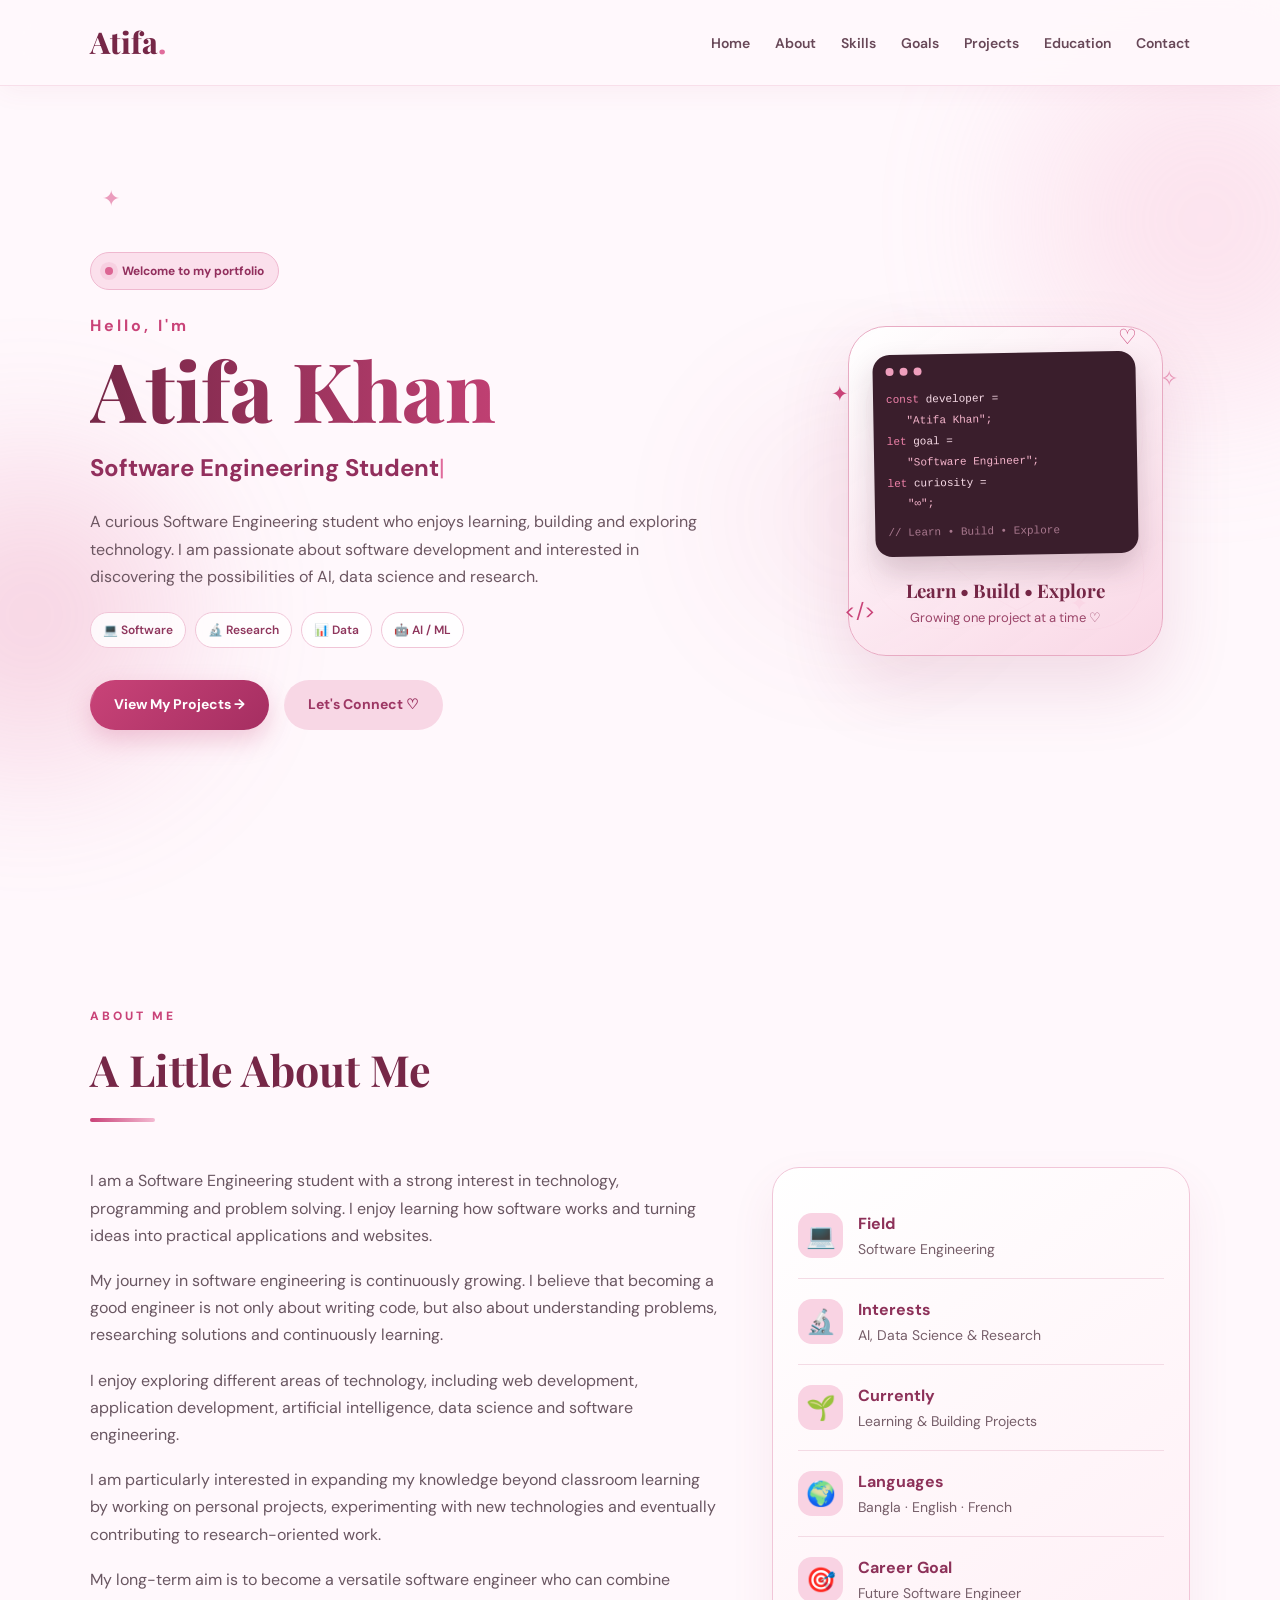
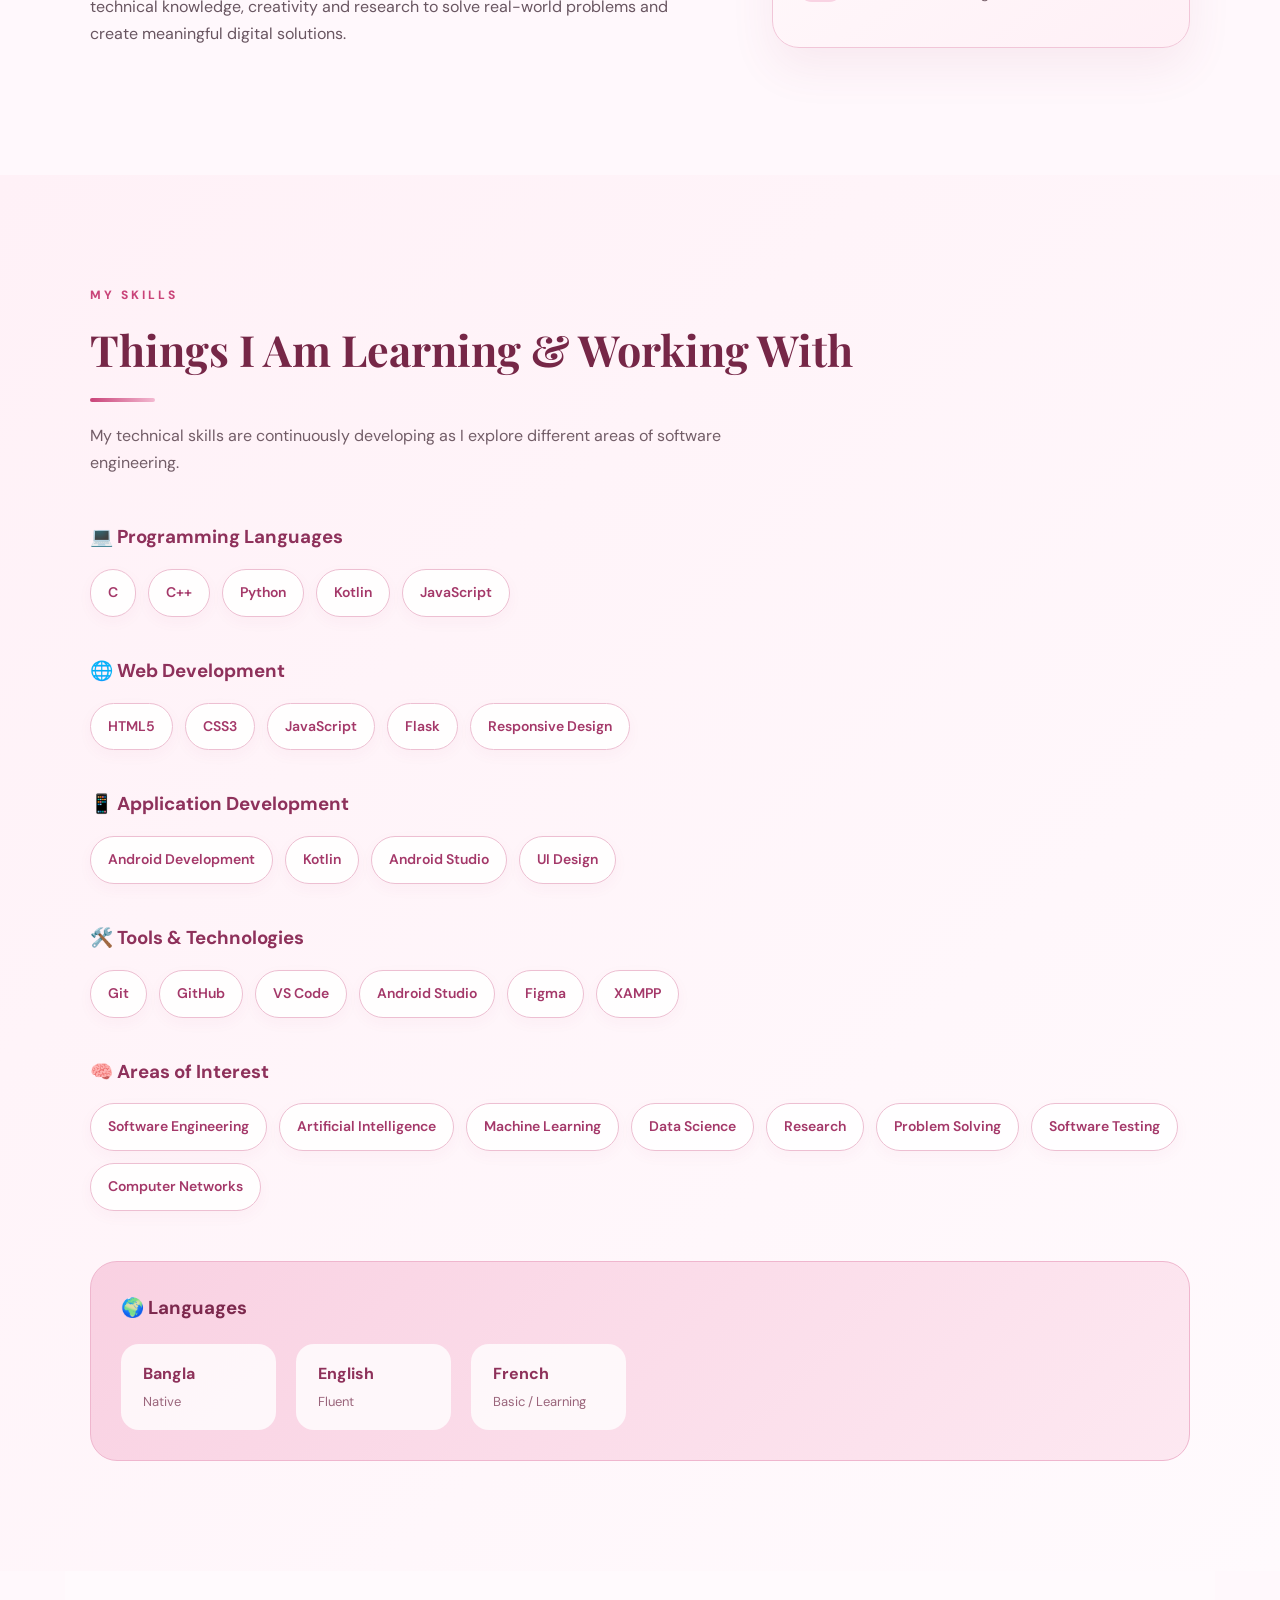
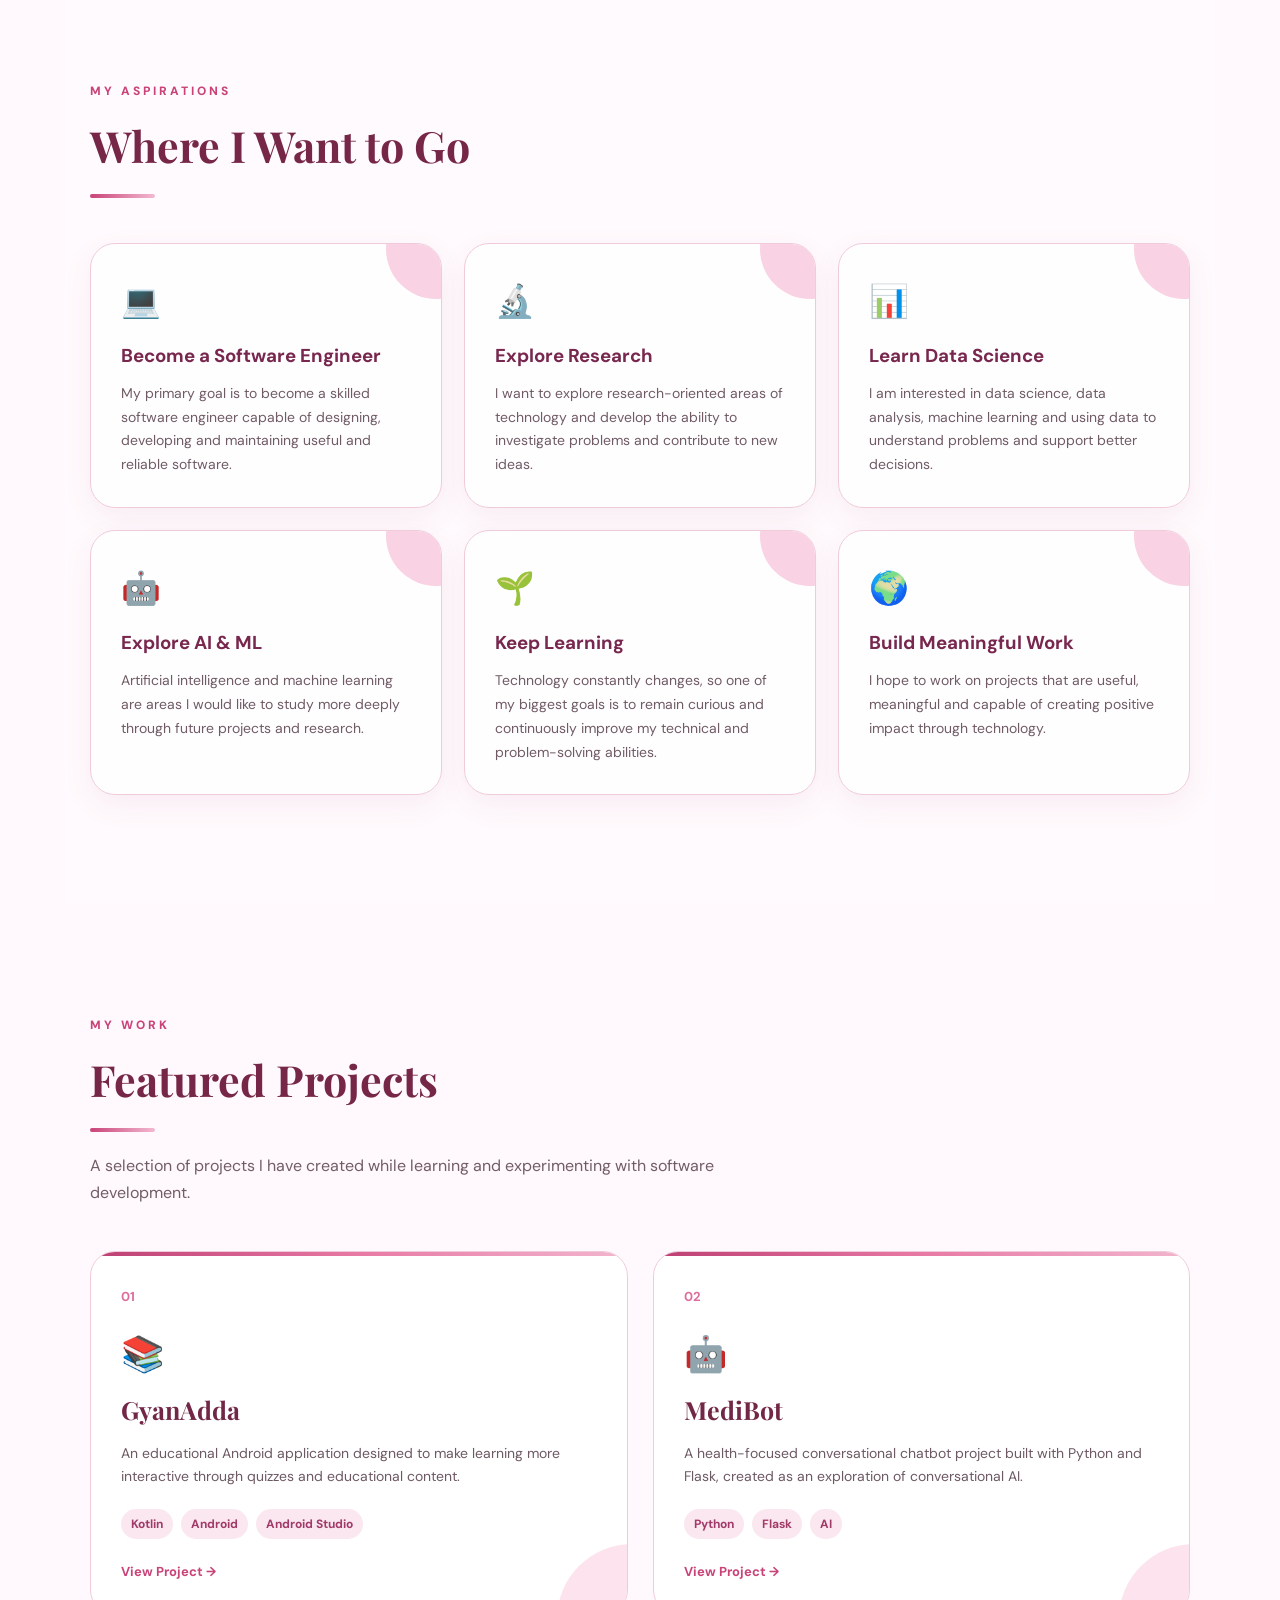
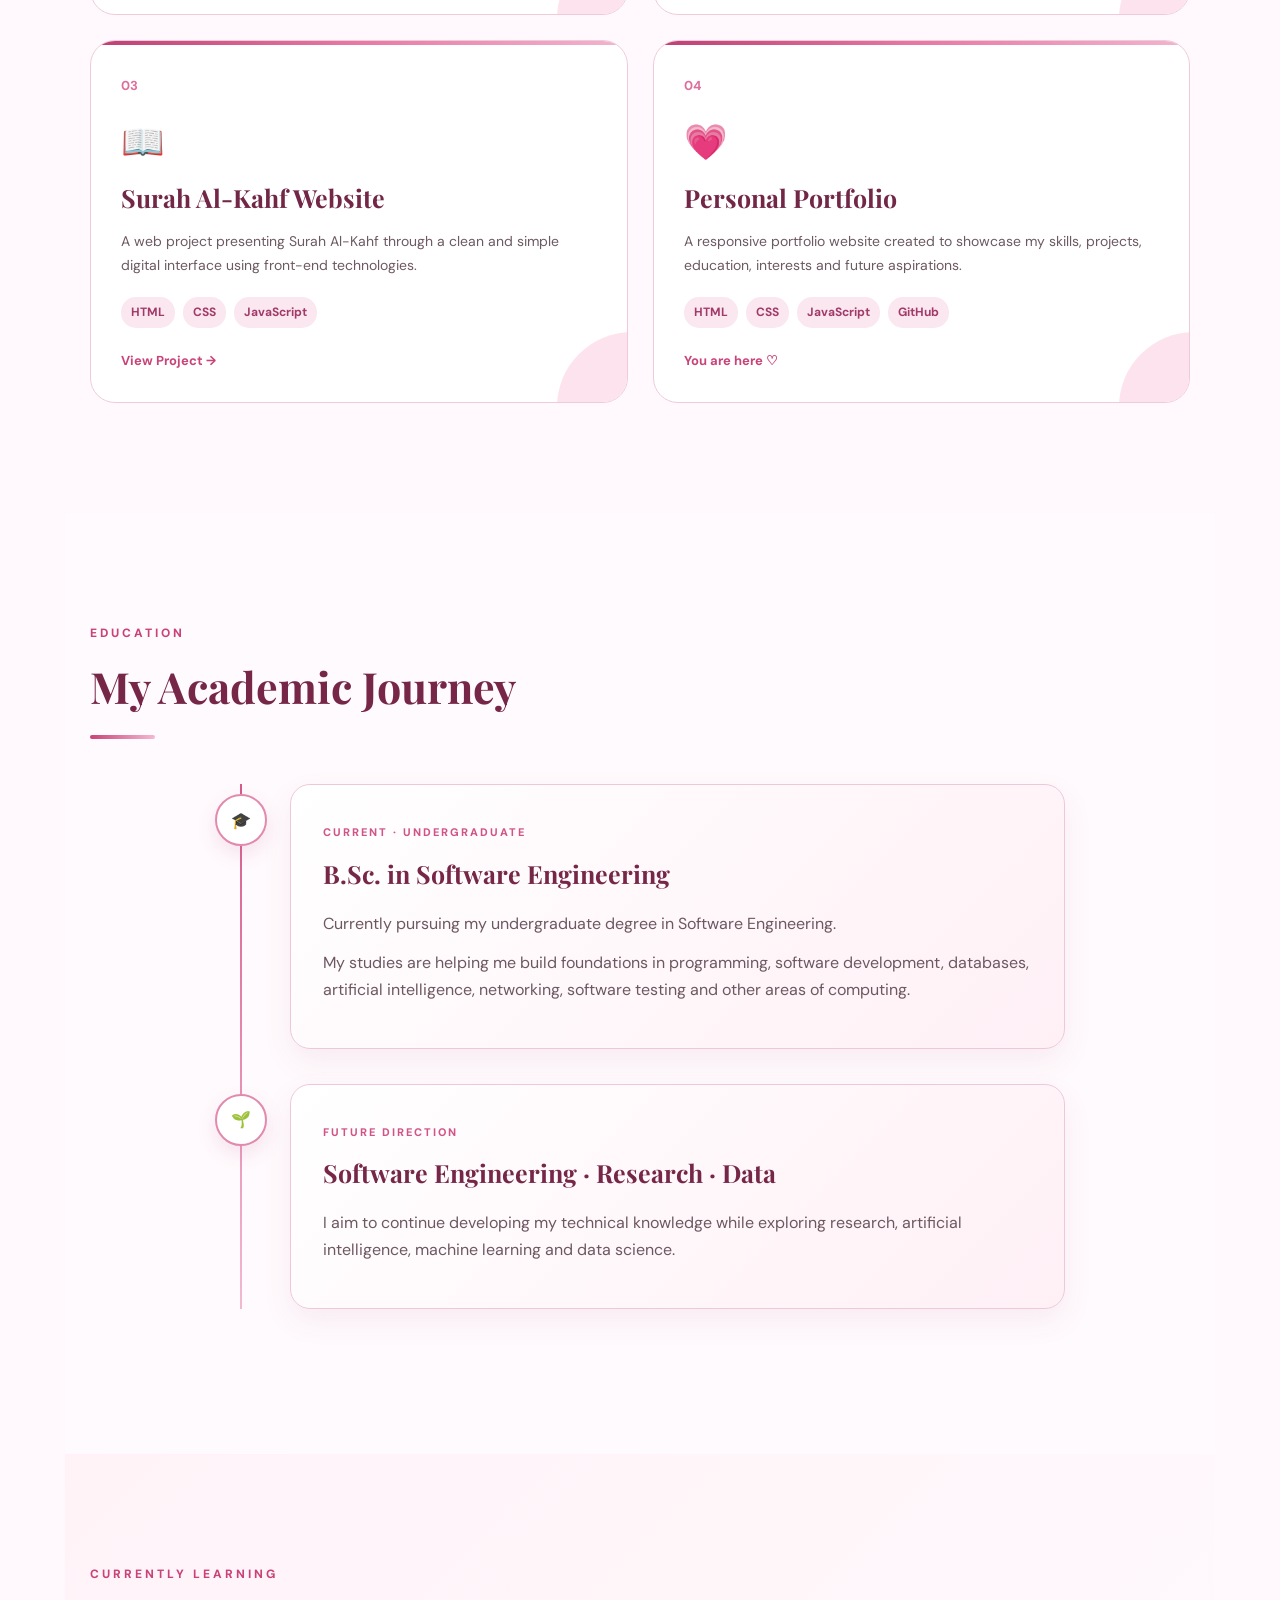
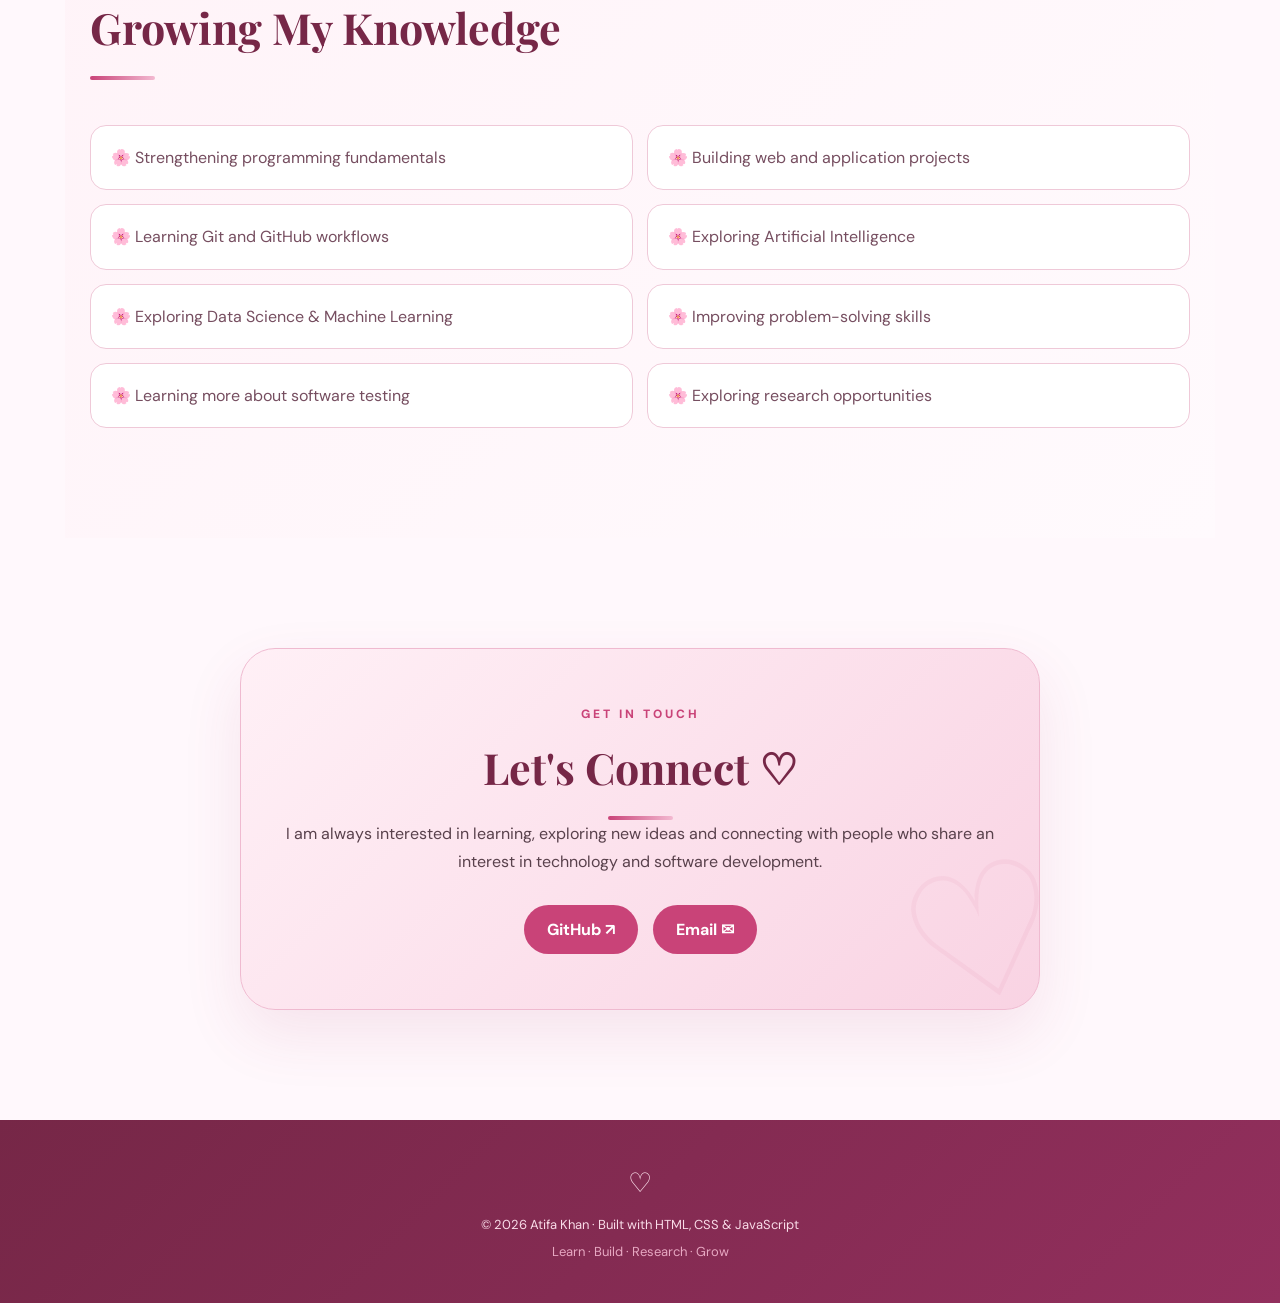
<file: index.html>
<!DOCTYPE html>
<html lang="en">

<head>
    <meta charset="UTF-8">
    <meta name="viewport" content="width=device-width, initial-scale=1.0">

    <title>Atifa Khan | Software Engineering Student</title>

    <!-- Google Fonts -->
    <link rel="preconnect" href="https://fonts.googleapis.com">
    <link rel="preconnect" href="https://fonts.gstatic.com" crossorigin>

    <link
        href="https://fonts.googleapis.com/css2?family=DM+Sans:wght@400;500;600;700&family=Playfair+Display:wght@600;700;800&display=swap"
        rel="stylesheet">

    <!-- CSS -->
    <link rel="stylesheet" href="style.css">
</head>

<body>

    <!-- Animated background -->
    <div class="background-decoration">
        <span class="blob blob-one"></span>
        <span class="blob blob-two"></span>
        <span class="blob blob-three"></span>

        <span class="sparkle sparkle-one">✦</span>
        <span class="sparkle sparkle-two">✧</span>
        <span class="sparkle sparkle-three">♡</span>
        <span class="sparkle sparkle-four">✦</span>
    </div>


    <!-- ==============================
         NAVIGATION
    =============================== -->

    <header>

        <nav class="navbar">

            <a href="#home" class="logo">
                Atifa<span>.</span>
            </a>

            <button class="menu-toggle" id="menuToggle">
                ☰
            </button>

            <ul class="nav-links" id="navLinks">

                <li><a href="#home">Home</a></li>
                <li><a href="#about">About</a></li>
                <li><a href="#skills">Skills</a></li>
                <li><a href="#goals">Goals</a></li>
                <li><a href="#projects">Projects</a></li>
                <li><a href="#education">Education</a></li>
                <li><a href="#contact">Contact</a></li>

            </ul>

        </nav>

    </header>


    <!-- ==============================
         HERO
    =============================== -->

    <section id="home" class="hero">

        <div class="hero-text reveal">

            <div class="hello-badge">
                <span class="status-dot"></span>
                Welcome to my portfolio
            </div>

            <p class="small-text">
                Hello, I'm
            </p>

            <h1>
                Atifa Khan
            </h1>

            <h2>
                <span id="typing-text"></span><span class="cursor">|</span>
            </h2>

            <p class="hero-description">

                A curious Software Engineering student who enjoys
                learning, building and exploring technology. I am
                passionate about software development and interested
                in discovering the possibilities of AI, data science
                and research.

            </p>

            <div class="hero-tags">

                <span>💻 Software</span>
                <span>🔬 Research</span>
                <span>📊 Data</span>
                <span>🤖 AI / ML</span>

            </div>

            <div class="buttons">

                <a href="#projects" class="btn">
                    View My Projects →
                </a>

                <a href="#contact" class="btn secondary">
                    Let's Connect ♡
                </a>

            </div>

        </div>


        <!-- Hero visual -->

        <div class="hero-visual reveal">

            <div class="orbit orbit-one"></div>
            <div class="orbit orbit-two"></div>

            <div class="hero-card">

                <div class="floating-symbol symbol-one">♡</div>
                <div class="floating-symbol symbol-two">&lt;/&gt;</div>
                <div class="floating-symbol symbol-three">✦</div>

                <div class="code-window">

                    <div class="window-top">

                        <span></span>
                        <span></span>
                        <span></span>

                    </div>

                    <div class="code-content">

                        <p>
                            <span class="code-pink">const</span>
                            developer =
                        </p>

                        <p class="indent">
                            <span class="code-string">
                                "Atifa Khan";
                            </span>
                        </p>

                        <p>
                            <span class="code-pink">let</span>
                            goal =
                        </p>

                        <p class="indent">
                            <span class="code-string">
                                "Software Engineer";
                            </span>
                        </p>

                        <p>
                            <span class="code-pink">let</span>
                            curiosity =
                        </p>

                        <p class="indent">
                            <span class="code-string">
                                "∞";
                            </span>
                        </p>

                        <p class="code-comment">
                            // Learn • Build • Explore
                        </p>

                    </div>

                </div>

                <div class="hero-card-bottom">

                    <h3>
                        Learn • Build • Explore
                    </h3>

                    <p>
                        Growing one project at a time ♡
                    </p>

                </div>

            </div>

        </div>

    </section>


    <!-- ==============================
         ABOUT
    =============================== -->

    <section id="about" class="section">

        <div class="section-heading reveal">

            <p class="section-label">
                ABOUT ME
            </p>

            <h2>
                A Little About Me
            </h2>

            <div class="heading-line"></div>

        </div>


        <div class="about-grid">

            <div class="about-text reveal">

                <p>
                    I am a Software Engineering student with a strong
                    interest in technology, programming and problem
                    solving. I enjoy learning how software works and
                    turning ideas into practical applications and
                    websites.
                </p>

                <p>
                    My journey in software engineering is continuously
                    growing. I believe that becoming a good engineer
                    is not only about writing code, but also about
                    understanding problems, researching solutions and
                    continuously learning.
                </p>

                <p>
                    I enjoy exploring different areas of technology,
                    including web development, application development,
                    artificial intelligence, data science and software
                    engineering.
                </p>

                <p>
                    I am particularly interested in expanding my
                    knowledge beyond classroom learning by working on
                    personal projects, experimenting with new
                    technologies and eventually contributing to
                    research-oriented work.
                </p>

                <p>
                    My long-term aim is to become a versatile software
                    engineer who can combine technical knowledge,
                    creativity and research to solve real-world
                    problems and create meaningful digital solutions.
                </p>

            </div>


            <div class="about-box reveal">

                <div class="info-item">
                    <span>💻</span>

                    <div>
                        <strong>Field</strong>
                        <p>Software Engineering</p>
                    </div>
                </div>


                <div class="info-item">
                    <span>🔬</span>

                    <div>
                        <strong>Interests</strong>
                        <p>AI, Data Science & Research</p>
                    </div>
                </div>


                <div class="info-item">
                    <span>🌱</span>

                    <div>
                        <strong>Currently</strong>
                        <p>Learning & Building Projects</p>
                    </div>
                </div>


                <div class="info-item">
                    <span>🌍</span>

                    <div>
                        <strong>Languages</strong>
                        <p>Bangla · English · French</p>
                    </div>
                </div>


                <div class="info-item">
                    <span>🎯</span>

                    <div>
                        <strong>Career Goal</strong>
                        <p>Future Software Engineer</p>
                    </div>
                </div>

            </div>

        </div>

    </section>


    <!-- ==============================
         SKILLS
    =============================== -->

    <section id="skills" class="section skills-section">

        <div class="section-heading reveal">

            <p class="section-label">
                MY SKILLS
            </p>

            <h2>
                Things I Am Learning & Working With
            </h2>

            <div class="heading-line"></div>

            <p class="section-intro">
                My technical skills are continuously developing as I
                explore different areas of software engineering.
            </p>

        </div>


        <div class="skill-category reveal">

            <h3>💻 Programming Languages</h3>

            <div class="skills-container">

                <div class="skill">C</div>
                <div class="skill">C++</div>
                <div class="skill">Python</div>
                <div class="skill">Kotlin</div>
                <div class="skill">JavaScript</div>

            </div>

        </div>


        <div class="skill-category reveal">

            <h3>🌐 Web Development</h3>

            <div class="skills-container">

                <div class="skill">HTML5</div>
                <div class="skill">CSS3</div>
                <div class="skill">JavaScript</div>
                <div class="skill">Flask</div>
                <div class="skill">Responsive Design</div>

            </div>

        </div>


        <div class="skill-category reveal">

            <h3>📱 Application Development</h3>

            <div class="skills-container">

                <div class="skill">Android Development</div>
                <div class="skill">Kotlin</div>
                <div class="skill">Android Studio</div>
                <div class="skill">UI Design</div>

            </div>

        </div>


        <div class="skill-category reveal">

            <h3>🛠️ Tools & Technologies</h3>

            <div class="skills-container">

                <div class="skill">Git</div>
                <div class="skill">GitHub</div>
                <div class="skill">VS Code</div>
                <div class="skill">Android Studio</div>
                <div class="skill">Figma</div>
                <div class="skill">XAMPP</div>

            </div>

        </div>


        <div class="skill-category reveal">

            <h3>🧠 Areas of Interest</h3>

            <div class="skills-container">

                <div class="skill">Software Engineering</div>
                <div class="skill">Artificial Intelligence</div>
                <div class="skill">Machine Learning</div>
                <div class="skill">Data Science</div>
                <div class="skill">Research</div>
                <div class="skill">Problem Solving</div>
                <div class="skill">Software Testing</div>
                <div class="skill">Computer Networks</div>

            </div>

        </div>


        <!-- Languages -->

        <div class="language-box reveal">

            <h3>🌍 Languages</h3>

            <div class="languages">

                <div class="language">
                    <strong>Bangla</strong>
                    <span>Native</span>
                </div>

                <div class="language">
                    <strong>English</strong>
                    <span>Fluent</span>
                </div>

                <div class="language">
                    <strong>French</strong>
                    <span>Basic / Learning</span>
                </div>

            </div>

        </div>

    </section>


    <!-- ==============================
         GOALS
    =============================== -->

    <section id="goals" class="section goals-section">

        <div class="section-heading reveal">

            <p class="section-label">
                MY ASPIRATIONS
            </p>

            <h2>
                Where I Want to Go
            </h2>

            <div class="heading-line"></div>

        </div>


        <div class="goals-container">

            <div class="goal-card reveal">
                <div class="goal-icon">💻</div>

                <h3>Become a Software Engineer</h3>

                <p>
                    My primary goal is to become a skilled software
                    engineer capable of designing, developing and
                    maintaining useful and reliable software.
                </p>
            </div>


            <div class="goal-card reveal">
                <div class="goal-icon">🔬</div>

                <h3>Explore Research</h3>

                <p>
                    I want to explore research-oriented areas of
                    technology and develop the ability to investigate
                    problems and contribute to new ideas.
                </p>
            </div>


            <div class="goal-card reveal">
                <div class="goal-icon">📊</div>

                <h3>Learn Data Science</h3>

                <p>
                    I am interested in data science, data analysis,
                    machine learning and using data to understand
                    problems and support better decisions.
                </p>
            </div>


            <div class="goal-card reveal">
                <div class="goal-icon">🤖</div>

                <h3>Explore AI & ML</h3>

                <p>
                    Artificial intelligence and machine learning are
                    areas I would like to study more deeply through
                    future projects and research.
                </p>
            </div>


            <div class="goal-card reveal">
                <div class="goal-icon">🌱</div>

                <h3>Keep Learning</h3>

                <p>
                    Technology constantly changes, so one of my biggest
                    goals is to remain curious and continuously improve
                    my technical and problem-solving abilities.
                </p>
            </div>


            <div class="goal-card reveal">
                <div class="goal-icon">🌍</div>

                <h3>Build Meaningful Work</h3>

                <p>
                    I hope to work on projects that are useful,
                    meaningful and capable of creating positive impact
                    through technology.
                </p>
            </div>

        </div>

    </section>


    <!-- ==============================
         PROJECTS
    =============================== -->

    <section id="projects" class="section">

        <div class="section-heading reveal">

            <p class="section-label">
                MY WORK
            </p>

            <h2>
                Featured Projects
            </h2>

            <div class="heading-line"></div>

            <p class="section-intro">
                A selection of projects I have created while learning
                and experimenting with software development.
            </p>

        </div>


        <div class="projects-container">


            <div class="project-card reveal">

                <span class="project-number">01</span>

                <div class="project-icon">
                    📚
                </div>

                <h3>GyanAdda</h3>

                <p>
                    An educational Android application designed to make
                    learning more interactive through quizzes and
                    educational content.
                </p>

                <div class="project-tech">
                    <span>Kotlin</span>
                    <span>Android</span>
                    <span>Android Studio</span>
                </div>

                <div class="project-arrow">
                    View Project →
                </div>

            </div>


            <div class="project-card reveal">

                <span class="project-number">02</span>

                <div class="project-icon">
                    🤖
                </div>

                <h3>MediBot</h3>

                <p>
                    A health-focused conversational chatbot project
                    built with Python and Flask, created as an exploration
                    of conversational AI.
                </p>

                <div class="project-tech">
                    <span>Python</span>
                    <span>Flask</span>
                    <span>AI</span>
                </div>

                <div class="project-arrow">
                    View Project →
                </div>

            </div>


            <div class="project-card reveal">

                <span class="project-number">03</span>

                <div class="project-icon">
                    📖
                </div>

                <h3>Surah Al-Kahf Website</h3>

                <p>
                    A web project presenting Surah Al-Kahf through a
                    clean and simple digital interface using front-end
                    technologies.
                </p>

                <div class="project-tech">
                    <span>HTML</span>
                    <span>CSS</span>
                    <span>JavaScript</span>
                </div>

                <div class="project-arrow">
                    View Project →
                </div>

            </div>


            <div class="project-card reveal">

                <span class="project-number">04</span>

                <div class="project-icon">
                    💗
                </div>

                <h3>Personal Portfolio</h3>

                <p>
                    A responsive portfolio website created to showcase
                    my skills, projects, education, interests and future
                    aspirations.
                </p>

                <div class="project-tech">
                    <span>HTML</span>
                    <span>CSS</span>
                    <span>JavaScript</span>
                    <span>GitHub</span>
                </div>

                <div class="project-arrow">
                    You are here ♡
                </div>

            </div>

        </div>

    </section>


    <!-- ==============================
         EDUCATION
    =============================== -->

    <section id="education" class="section education-section">

        <div class="section-heading reveal">

            <p class="section-label">
                EDUCATION
            </p>

            <h2>
                My Academic Journey
            </h2>

            <div class="heading-line"></div>

        </div>


        <div class="timeline">

            <div class="timeline-item reveal">

                <div class="timeline-dot">
                    🎓
                </div>

                <div class="education-card">

                    <span class="education-year">
                        CURRENT · UNDERGRADUATE
                    </span>

                    <h3>
                        B.Sc. in Software Engineering
                    </h3>

                    <p>
                        Currently pursuing my undergraduate degree in
                        Software Engineering.
                    </p>

                    <p>
                        My studies are helping me build foundations in
                        programming, software development, databases,
                        artificial intelligence, networking, software
                        testing and other areas of computing.
                    </p>

                </div>

            </div>


            <div class="timeline-item reveal">

                <div class="timeline-dot">
                    🌱
                </div>

                <div class="education-card future-card">

                    <span class="education-year">
                        FUTURE DIRECTION
                    </span>

                    <h3>
                        Software Engineering · Research · Data
                    </h3>

                    <p>
                        I aim to continue developing my technical
                        knowledge while exploring research, artificial
                        intelligence, machine learning and data science.
                    </p>

                </div>

            </div>

        </div>

    </section>


    <!-- ==============================
         CURRENTLY LEARNING
    =============================== -->

    <section class="section learning-section">

        <div class="section-heading reveal">

            <p class="section-label">
                CURRENTLY LEARNING
            </p>

            <h2>
                Growing My Knowledge
            </h2>

            <div class="heading-line"></div>

        </div>


        <div class="learning-list">

            <div class="reveal">
                🌸 Strengthening programming fundamentals
            </div>

            <div class="reveal">
                🌸 Building web and application projects
            </div>

            <div class="reveal">
                🌸 Learning Git and GitHub workflows
            </div>

            <div class="reveal">
                🌸 Exploring Artificial Intelligence
            </div>

            <div class="reveal">
                🌸 Exploring Data Science & Machine Learning
            </div>

            <div class="reveal">
                🌸 Improving problem-solving skills
            </div>

            <div class="reveal">
                🌸 Learning more about software testing
            </div>

            <div class="reveal">
                🌸 Exploring research opportunities
            </div>

        </div>

    </section>


    <!-- ==============================
         CONTACT
    =============================== -->

    <section id="contact" class="section contact">

        <div class="contact-box reveal">

            <p class="section-label">
                GET IN TOUCH
            </p>

            <h2>
                Let's Connect ♡
            </h2>

            <div class="heading-line center-line"></div>

            <p>
                I am always interested in learning, exploring new ideas
                and connecting with people who share an interest in
                technology and software development.
            </p>

            <div class="contact-links">

                <!-- Replace these later -->

                <a href="https://github.com/" target="_blank">
                    GitHub ↗
                </a>

                <a href="mailto:your-email@example.com">
                    Email ✉
                </a>

            </div>

        </div>

    </section>


    <!-- ==============================
         FOOTER
    =============================== -->

    <footer>

        <div class="footer-heart">
            ♡
        </div>

        <p>
            © 2026 Atifa Khan · Built with HTML, CSS & JavaScript
        </p>

        <p class="footer-small">
            Learn · Build · Research · Grow
        </p>

    </footer>


    <!-- Back to top -->

    <button id="backToTop" class="back-to-top">
        ↑
    </button>


    <!-- Cursor glow -->

    <div class="cursor-glow"></div>


    <!-- JavaScript -->

    <script src="script.js"></script>

</body>

</html>
</file>
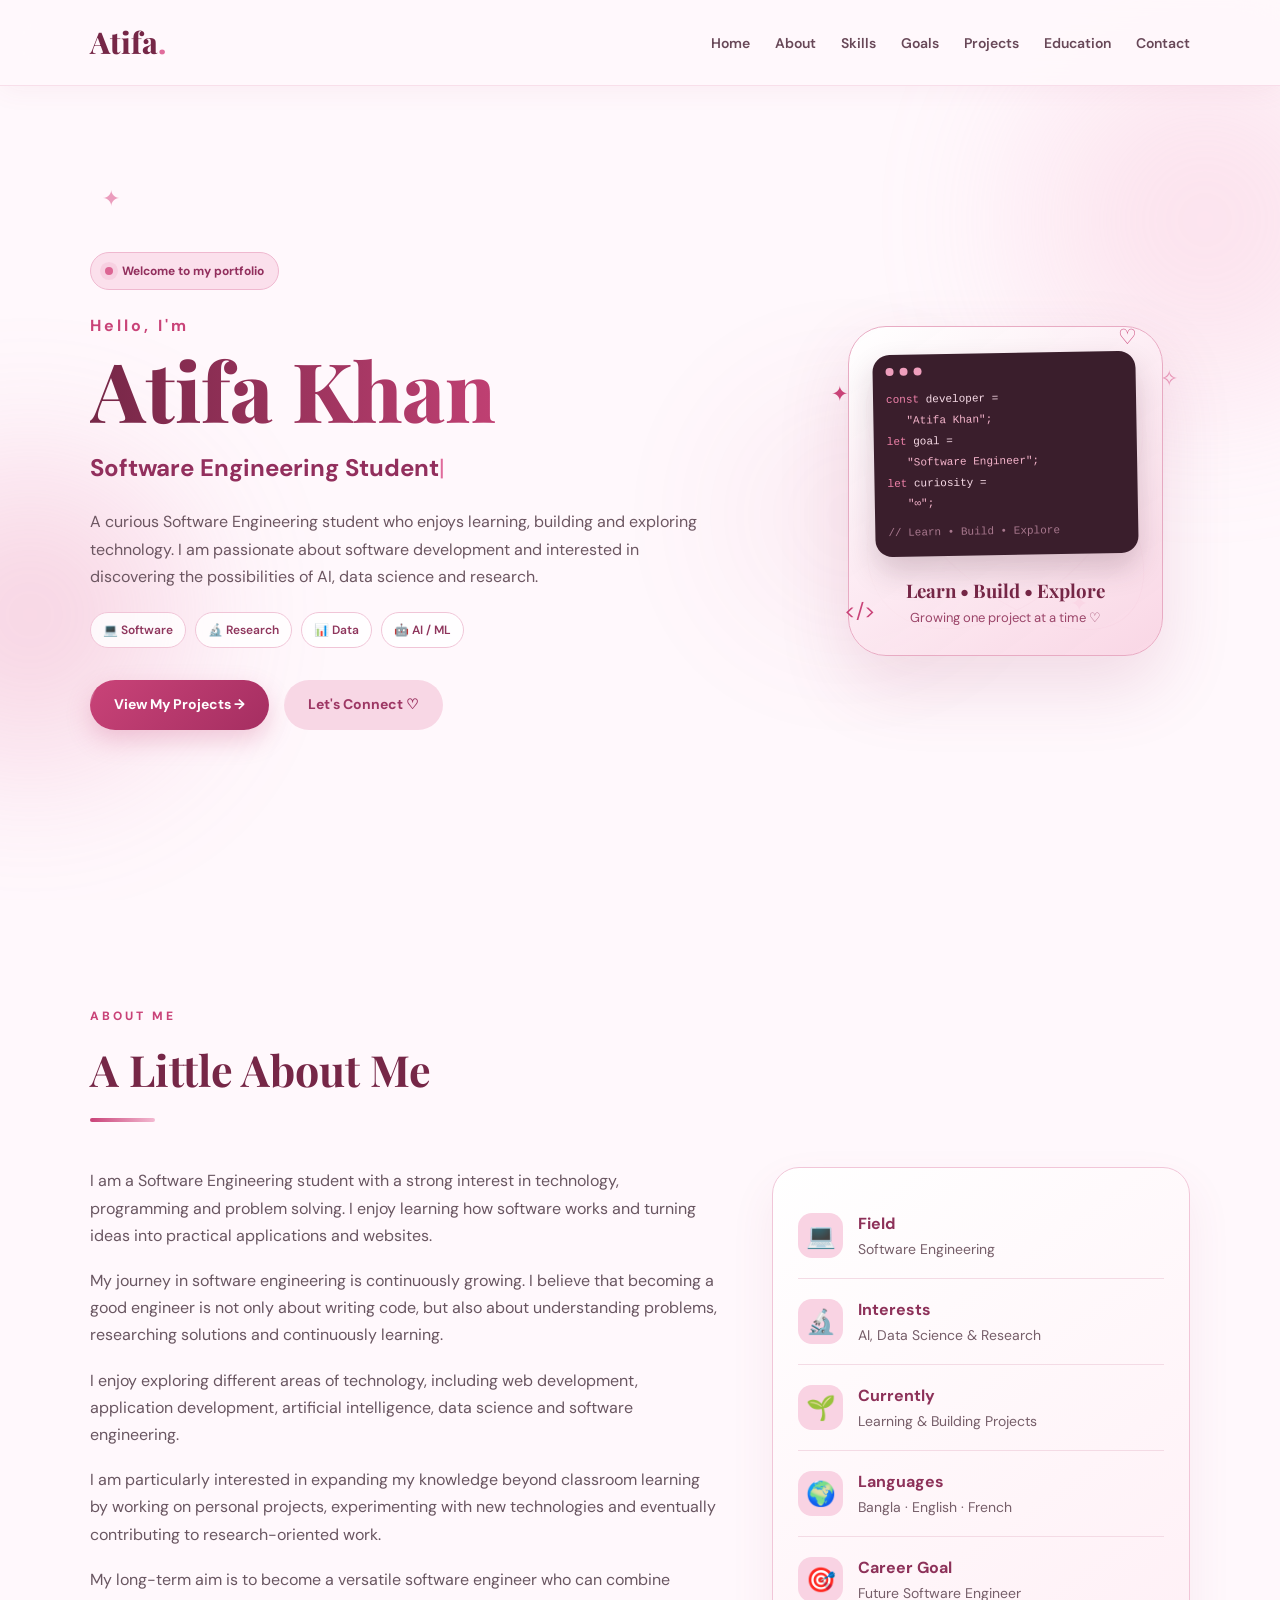
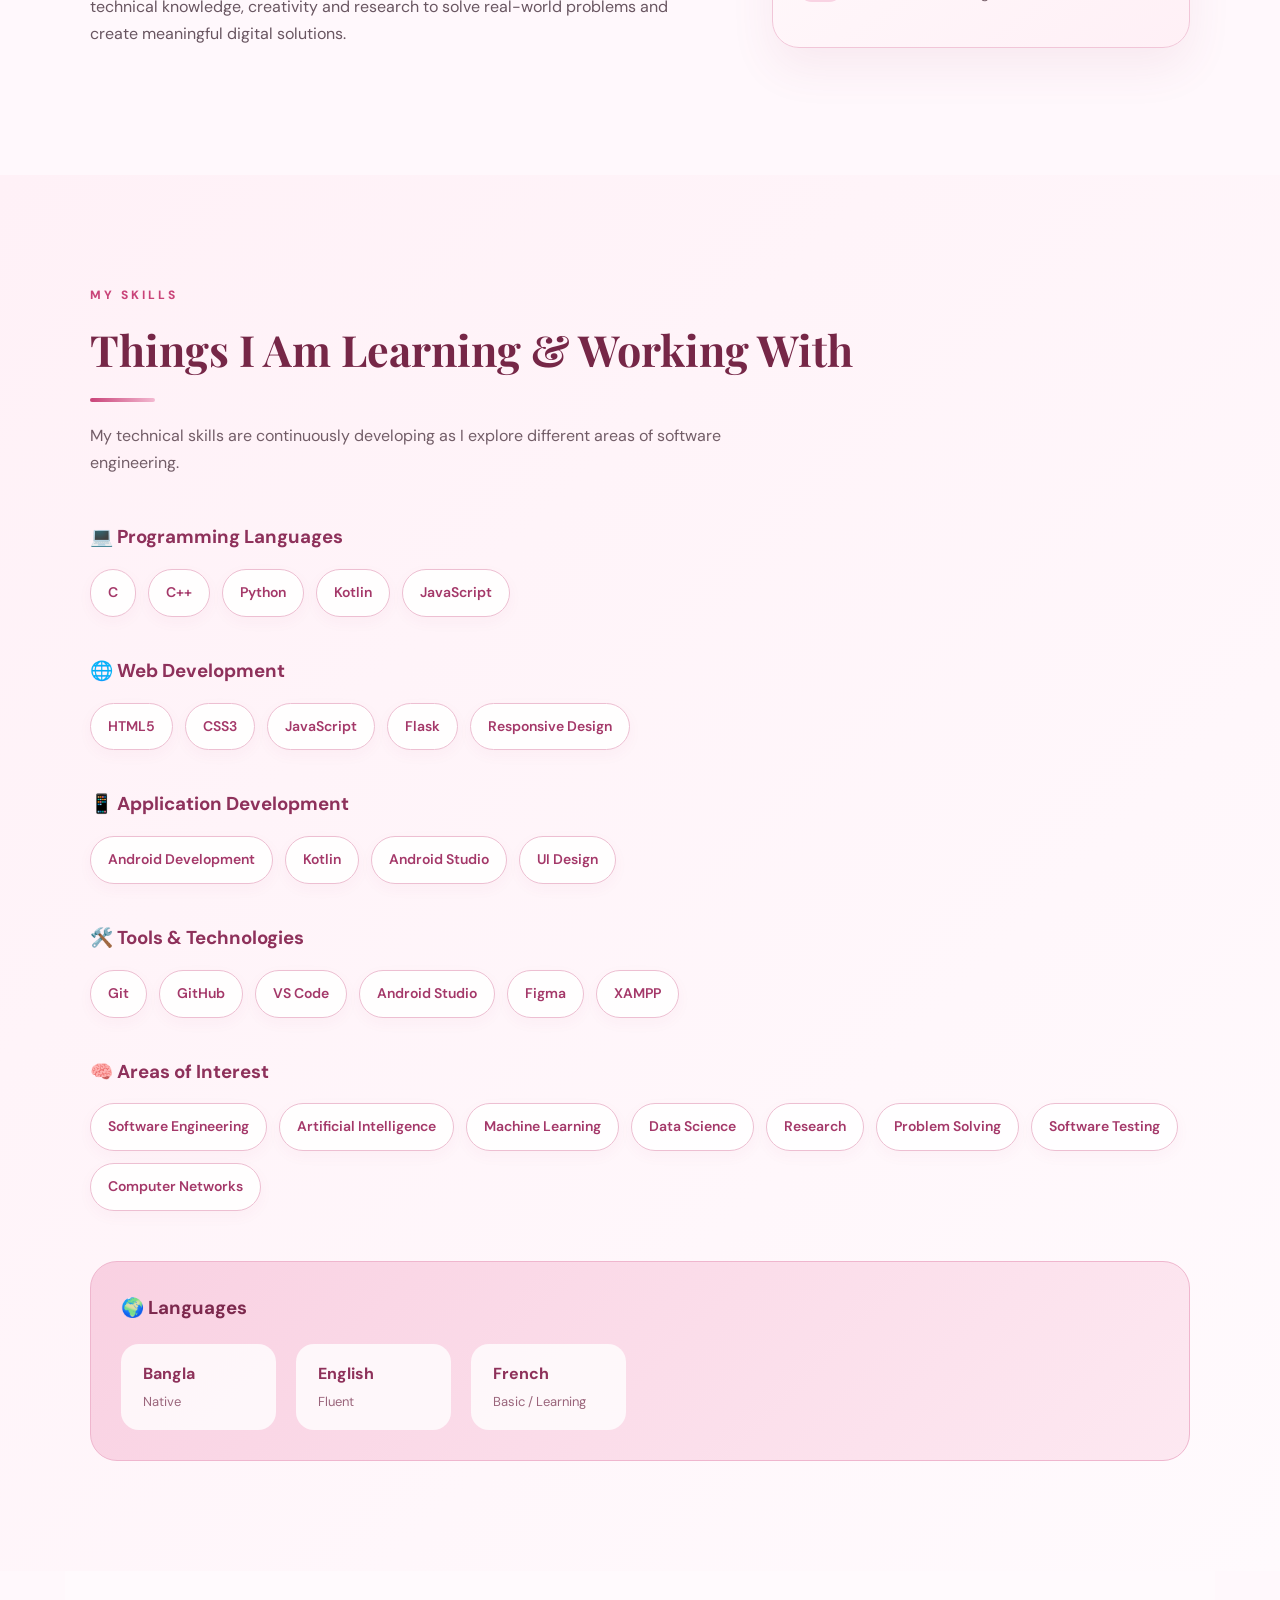
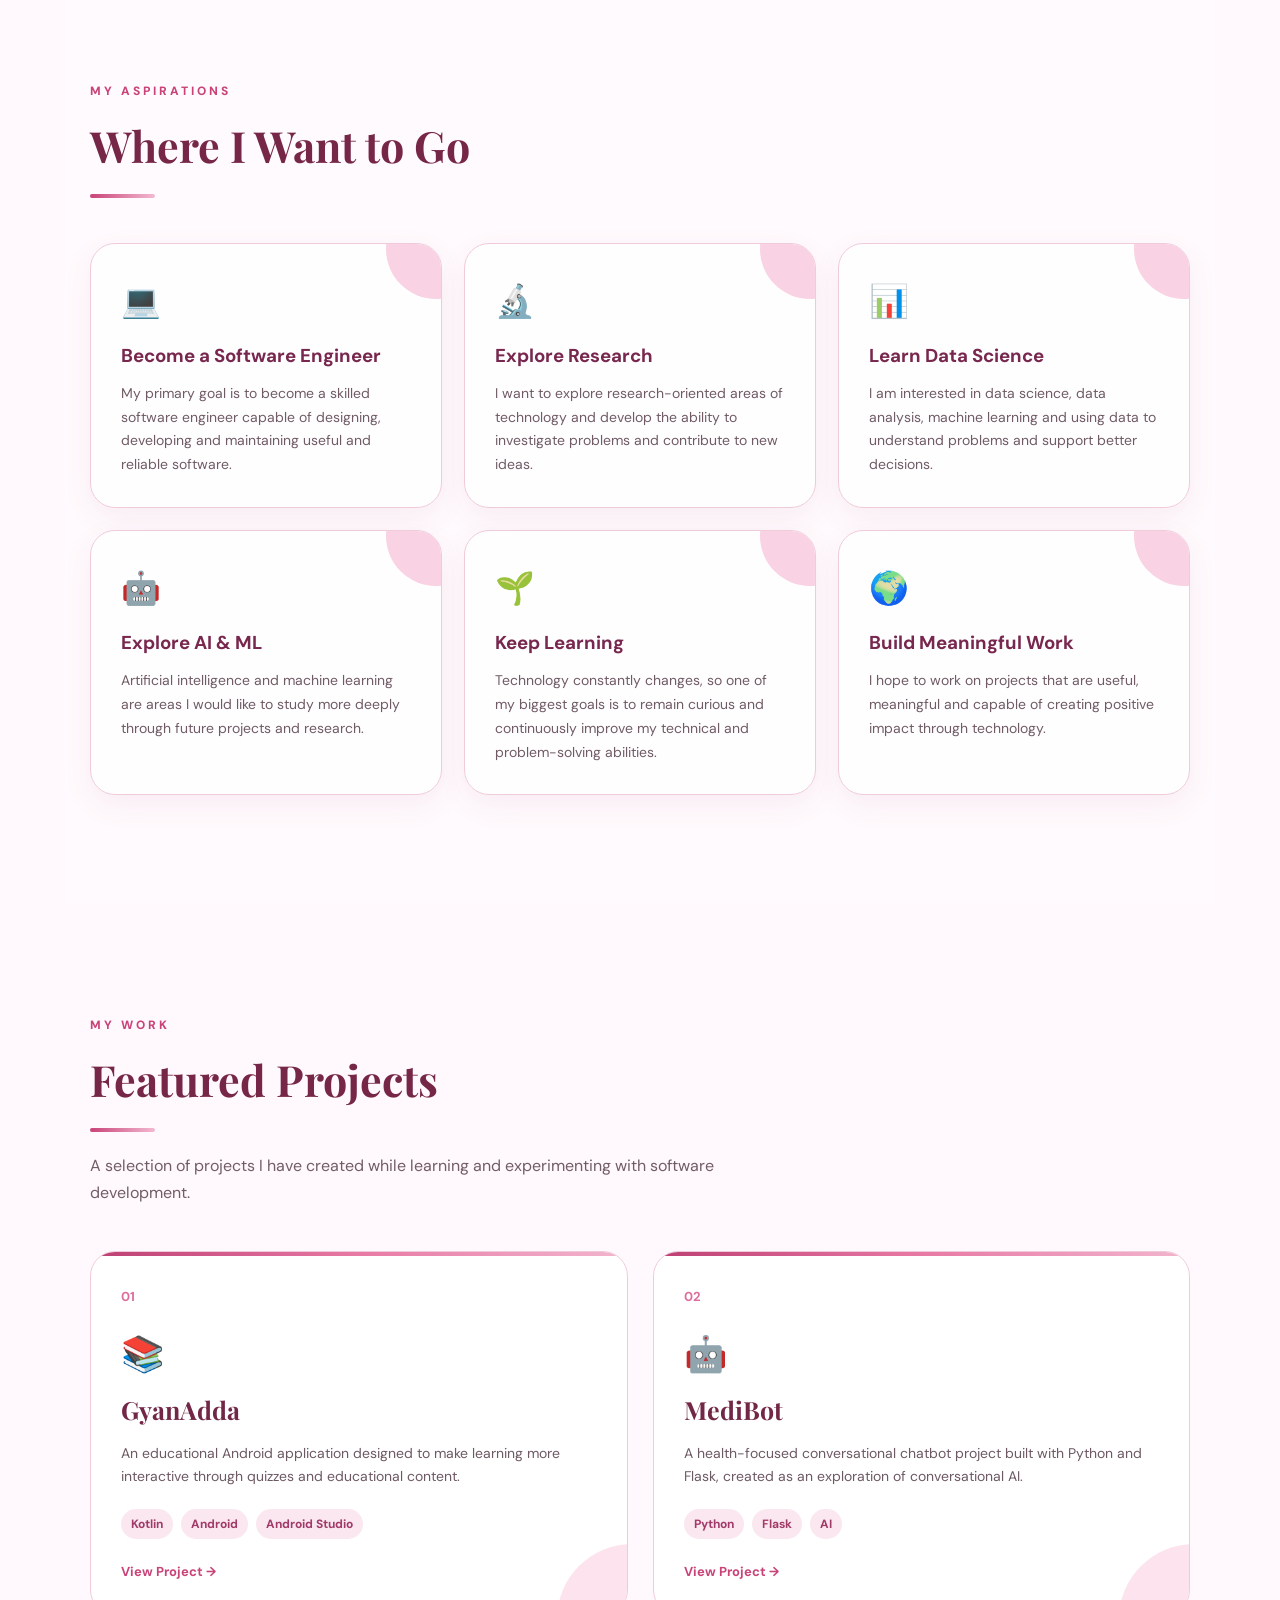
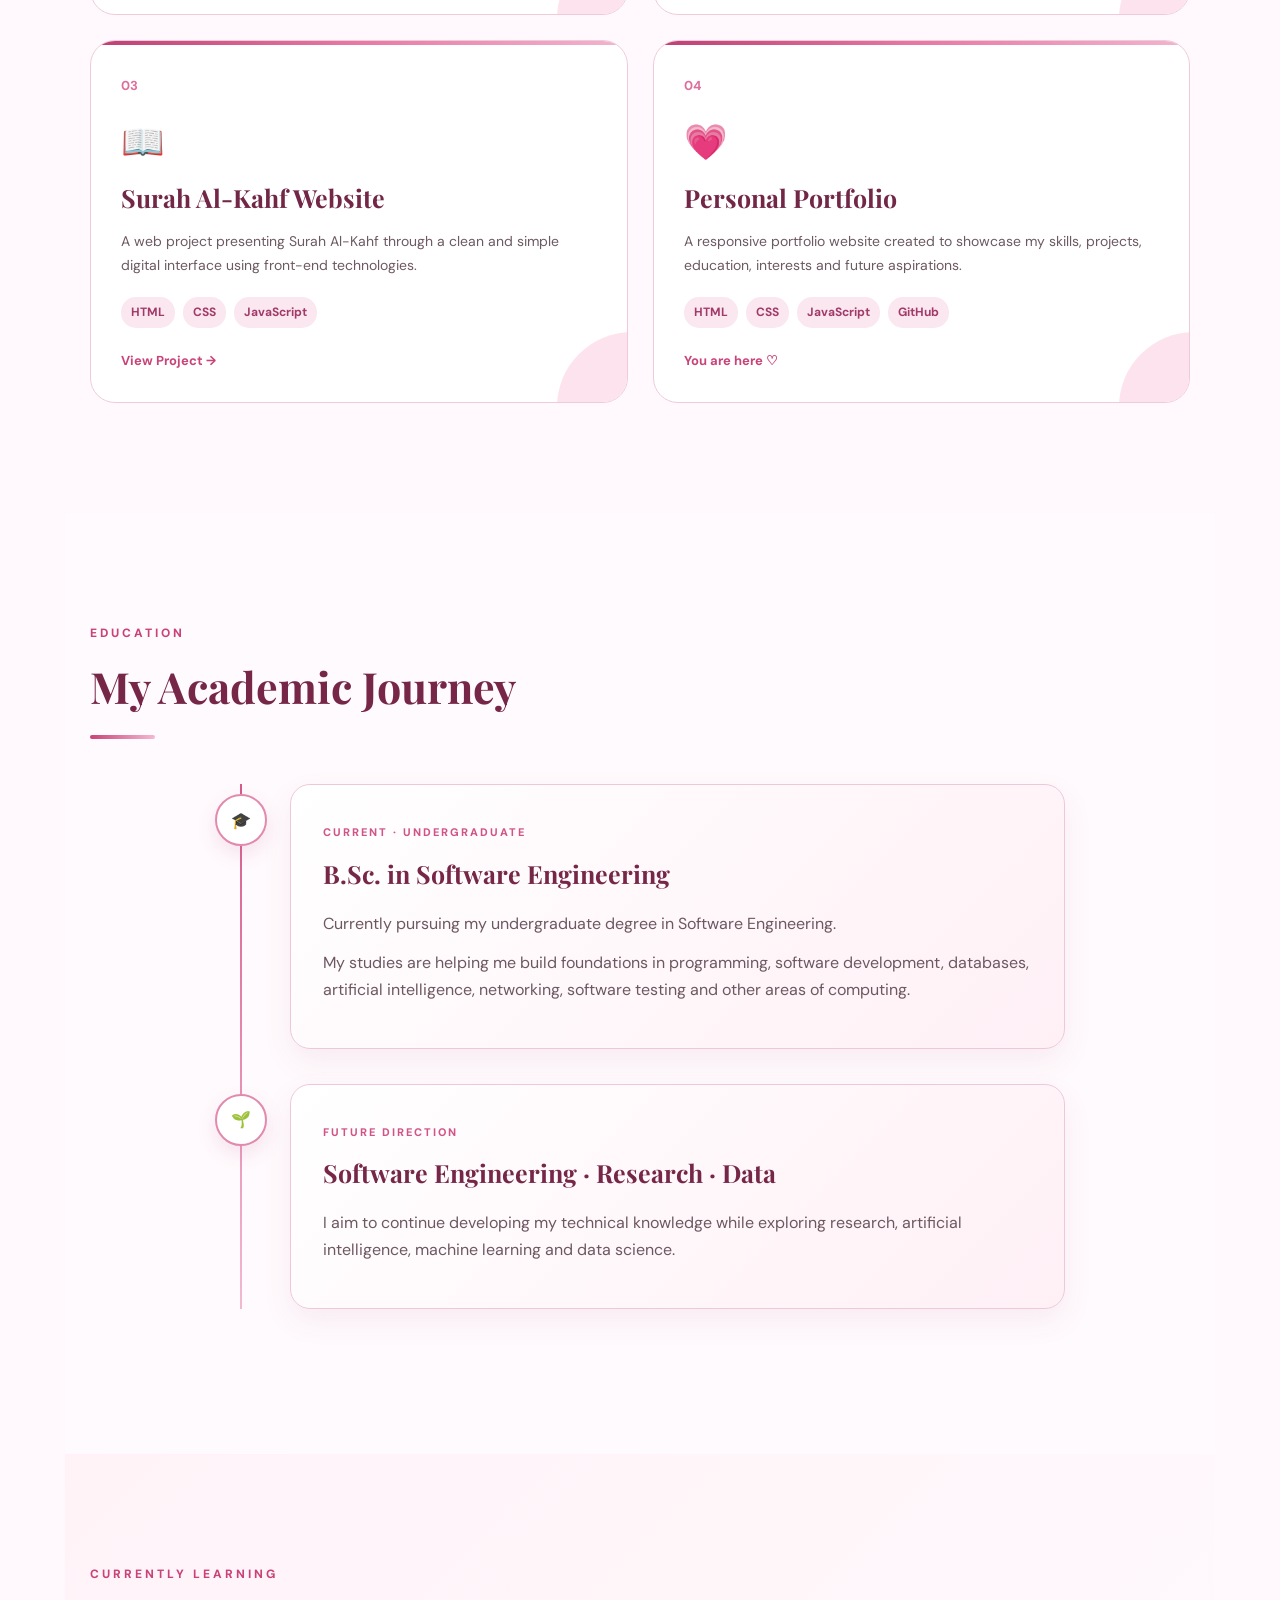
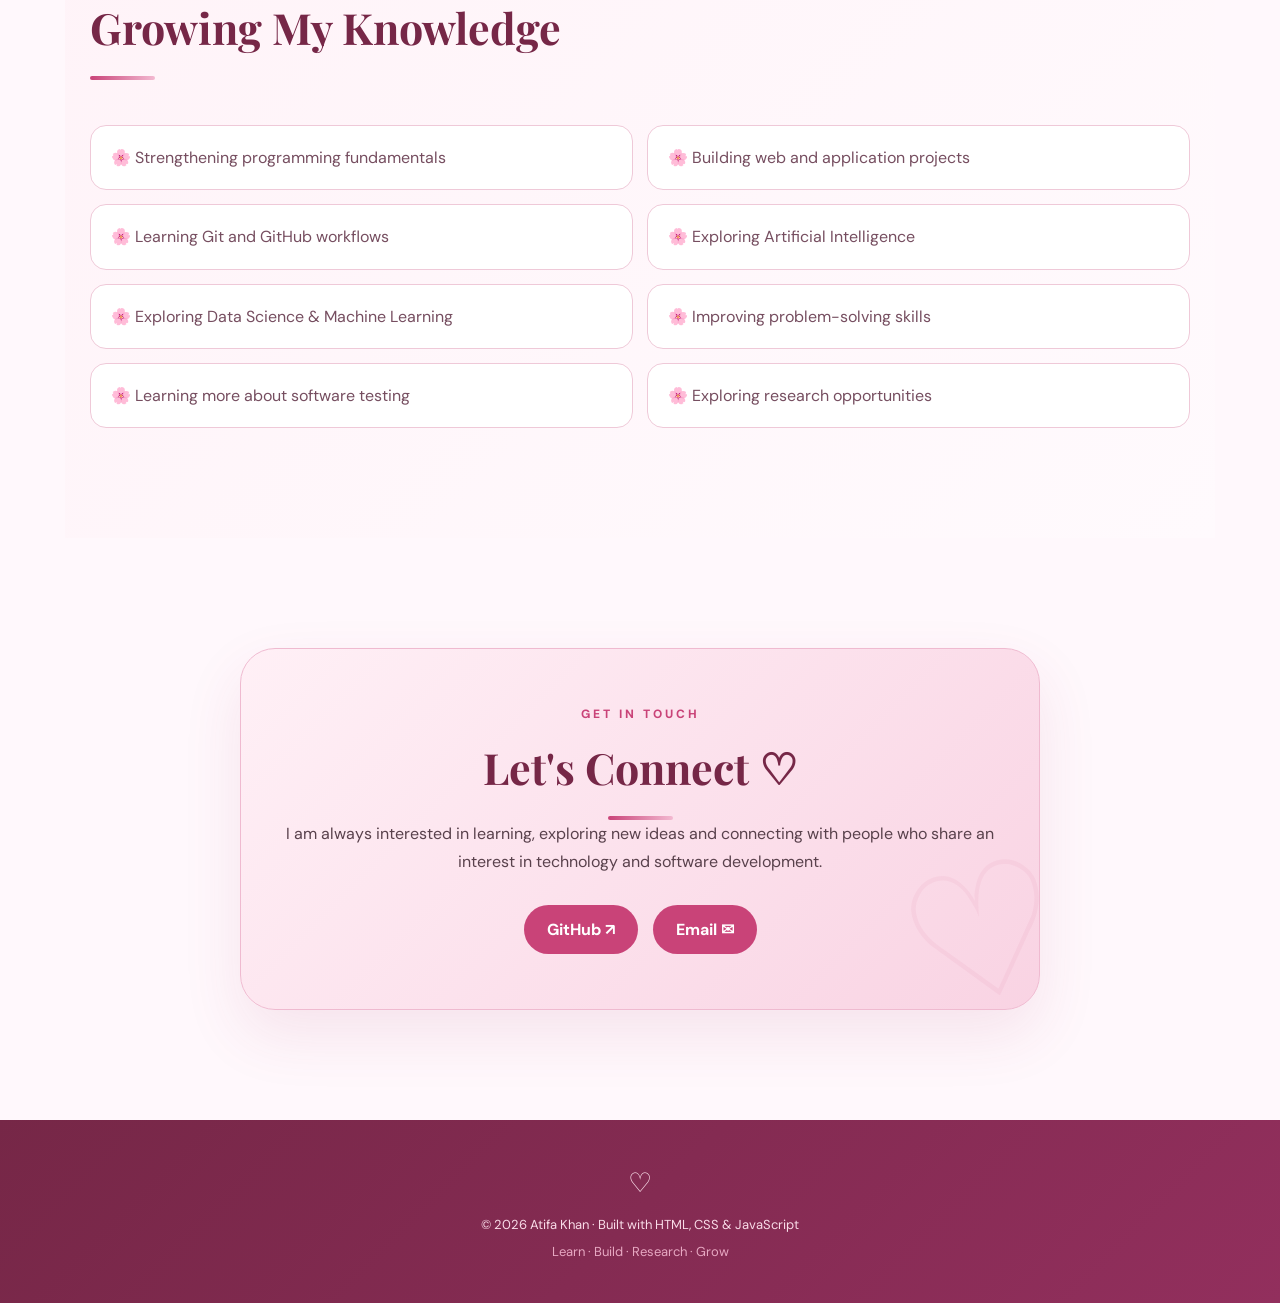
<file: ChatGPT-Portfolio/index.html>
<!DOCTYPE html>
<html lang="en">

<head>
    <meta charset="UTF-8">
    <meta name="viewport" content="width=device-width, initial-scale=1.0">

    <title>Atifa Khan | Software Engineering Student</title>

    <!-- Google Fonts -->
    <link rel="preconnect" href="https://fonts.googleapis.com">
    <link rel="preconnect" href="https://fonts.gstatic.com" crossorigin>

    <link
        href="https://fonts.googleapis.com/css2?family=DM+Sans:wght@400;500;600;700&family=Playfair+Display:wght@600;700;800&display=swap"
        rel="stylesheet">

    <!-- CSS -->
    <link rel="stylesheet" href="style.css">
</head>

<body>

    <!-- Animated background -->
    <div class="background-decoration">
        <span class="blob blob-one"></span>
        <span class="blob blob-two"></span>
        <span class="blob blob-three"></span>

        <span class="sparkle sparkle-one">✦</span>
        <span class="sparkle sparkle-two">✧</span>
        <span class="sparkle sparkle-three">♡</span>
        <span class="sparkle sparkle-four">✦</span>
    </div>


    <!-- ==============================
         NAVIGATION
    =============================== -->

    <header>

        <nav class="navbar">

            <a href="#home" class="logo">
                Atifa<span>.</span>
            </a>

            <button class="menu-toggle" id="menuToggle">
                ☰
            </button>

            <ul class="nav-links" id="navLinks">

                <li><a href="#home">Home</a></li>
                <li><a href="#about">About</a></li>
                <li><a href="#skills">Skills</a></li>
                <li><a href="#goals">Goals</a></li>
                <li><a href="#projects">Projects</a></li>
                <li><a href="#education">Education</a></li>
                <li><a href="#contact">Contact</a></li>

            </ul>

        </nav>

    </header>


    <!-- ==============================
         HERO
    =============================== -->

    <section id="home" class="hero">

        <div class="hero-text reveal">

            <div class="hello-badge">
                <span class="status-dot"></span>
                Welcome to my portfolio
            </div>

            <p class="small-text">
                Hello, I'm
            </p>

            <h1>
                Atifa Khan
            </h1>

            <h2>
                <span id="typing-text"></span><span class="cursor">|</span>
            </h2>

            <p class="hero-description">

                A curious Software Engineering student who enjoys
                learning, building and exploring technology. I am
                passionate about software development and interested
                in discovering the possibilities of AI, data science
                and research.

            </p>

            <div class="hero-tags">

                <span>💻 Software</span>
                <span>🔬 Research</span>
                <span>📊 Data</span>
                <span>🤖 AI / ML</span>

            </div>

            <div class="buttons">

                <a href="#projects" class="btn">
                    View My Projects →
                </a>

                <a href="#contact" class="btn secondary">
                    Let's Connect ♡
                </a>

            </div>

        </div>


        <!-- Hero visual -->

        <div class="hero-visual reveal">

            <div class="orbit orbit-one"></div>
            <div class="orbit orbit-two"></div>

            <div class="hero-card">

                <div class="floating-symbol symbol-one">♡</div>
                <div class="floating-symbol symbol-two">&lt;/&gt;</div>
                <div class="floating-symbol symbol-three">✦</div>

                <div class="code-window">

                    <div class="window-top">

                        <span></span>
                        <span></span>
                        <span></span>

                    </div>

                    <div class="code-content">

                        <p>
                            <span class="code-pink">const</span>
                            developer =
                        </p>

                        <p class="indent">
                            <span class="code-string">
                                "Atifa Khan";
                            </span>
                        </p>

                        <p>
                            <span class="code-pink">let</span>
                            goal =
                        </p>

                        <p class="indent">
                            <span class="code-string">
                                "Software Engineer";
                            </span>
                        </p>

                        <p>
                            <span class="code-pink">let</span>
                            curiosity =
                        </p>

                        <p class="indent">
                            <span class="code-string">
                                "∞";
                            </span>
                        </p>

                        <p class="code-comment">
                            // Learn • Build • Explore
                        </p>

                    </div>

                </div>

                <div class="hero-card-bottom">

                    <h3>
                        Learn • Build • Explore
                    </h3>

                    <p>
                        Growing one project at a time ♡
                    </p>

                </div>

            </div>

        </div>

    </section>


    <!-- ==============================
         ABOUT
    =============================== -->

    <section id="about" class="section">

        <div class="section-heading reveal">

            <p class="section-label">
                ABOUT ME
            </p>

            <h2>
                A Little About Me
            </h2>

            <div class="heading-line"></div>

        </div>


        <div class="about-grid">

            <div class="about-text reveal">

                <p>
                    I am a Software Engineering student with a strong
                    interest in technology, programming and problem
                    solving. I enjoy learning how software works and
                    turning ideas into practical applications and
                    websites.
                </p>

                <p>
                    My journey in software engineering is continuously
                    growing. I believe that becoming a good engineer
                    is not only about writing code, but also about
                    understanding problems, researching solutions and
                    continuously learning.
                </p>

                <p>
                    I enjoy exploring different areas of technology,
                    including web development, application development,
                    artificial intelligence, data science and software
                    engineering.
                </p>

                <p>
                    I am particularly interested in expanding my
                    knowledge beyond classroom learning by working on
                    personal projects, experimenting with new
                    technologies and eventually contributing to
                    research-oriented work.
                </p>

                <p>
                    My long-term aim is to become a versatile software
                    engineer who can combine technical knowledge,
                    creativity and research to solve real-world
                    problems and create meaningful digital solutions.
                </p>

            </div>


            <div class="about-box reveal">

                <div class="info-item">
                    <span>💻</span>

                    <div>
                        <strong>Field</strong>
                        <p>Software Engineering</p>
                    </div>
                </div>


                <div class="info-item">
                    <span>🔬</span>

                    <div>
                        <strong>Interests</strong>
                        <p>AI, Data Science & Research</p>
                    </div>
                </div>


                <div class="info-item">
                    <span>🌱</span>

                    <div>
                        <strong>Currently</strong>
                        <p>Learning & Building Projects</p>
                    </div>
                </div>


                <div class="info-item">
                    <span>🌍</span>

                    <div>
                        <strong>Languages</strong>
                        <p>Bangla · English · French</p>
                    </div>
                </div>


                <div class="info-item">
                    <span>🎯</span>

                    <div>
                        <strong>Career Goal</strong>
                        <p>Future Software Engineer</p>
                    </div>
                </div>

            </div>

        </div>

    </section>


    <!-- ==============================
         SKILLS
    =============================== -->

    <section id="skills" class="section skills-section">

        <div class="section-heading reveal">

            <p class="section-label">
                MY SKILLS
            </p>

            <h2>
                Things I Am Learning & Working With
            </h2>

            <div class="heading-line"></div>

            <p class="section-intro">
                My technical skills are continuously developing as I
                explore different areas of software engineering.
            </p>

        </div>


        <div class="skill-category reveal">

            <h3>💻 Programming Languages</h3>

            <div class="skills-container">

                <div class="skill">C</div>
                <div class="skill">C++</div>
                <div class="skill">Python</div>
                <div class="skill">Kotlin</div>
                <div class="skill">JavaScript</div>

            </div>

        </div>


        <div class="skill-category reveal">

            <h3>🌐 Web Development</h3>

            <div class="skills-container">

                <div class="skill">HTML5</div>
                <div class="skill">CSS3</div>
                <div class="skill">JavaScript</div>
                <div class="skill">Flask</div>
                <div class="skill">Responsive Design</div>

            </div>

        </div>


        <div class="skill-category reveal">

            <h3>📱 Application Development</h3>

            <div class="skills-container">

                <div class="skill">Android Development</div>
                <div class="skill">Kotlin</div>
                <div class="skill">Android Studio</div>
                <div class="skill">UI Design</div>

            </div>

        </div>


        <div class="skill-category reveal">

            <h3>🛠️ Tools & Technologies</h3>

            <div class="skills-container">

                <div class="skill">Git</div>
                <div class="skill">GitHub</div>
                <div class="skill">VS Code</div>
                <div class="skill">Android Studio</div>
                <div class="skill">Figma</div>
                <div class="skill">XAMPP</div>

            </div>

        </div>


        <div class="skill-category reveal">

            <h3>🧠 Areas of Interest</h3>

            <div class="skills-container">

                <div class="skill">Software Engineering</div>
                <div class="skill">Artificial Intelligence</div>
                <div class="skill">Machine Learning</div>
                <div class="skill">Data Science</div>
                <div class="skill">Research</div>
                <div class="skill">Problem Solving</div>
                <div class="skill">Software Testing</div>
                <div class="skill">Computer Networks</div>

            </div>

        </div>


        <!-- Languages -->

        <div class="language-box reveal">

            <h3>🌍 Languages</h3>

            <div class="languages">

                <div class="language">
                    <strong>Bangla</strong>
                    <span>Native</span>
                </div>

                <div class="language">
                    <strong>English</strong>
                    <span>Fluent</span>
                </div>

                <div class="language">
                    <strong>French</strong>
                    <span>Basic / Learning</span>
                </div>

            </div>

        </div>

    </section>


    <!-- ==============================
         GOALS
    =============================== -->

    <section id="goals" class="section goals-section">

        <div class="section-heading reveal">

            <p class="section-label">
                MY ASPIRATIONS
            </p>

            <h2>
                Where I Want to Go
            </h2>

            <div class="heading-line"></div>

        </div>


        <div class="goals-container">

            <div class="goal-card reveal">
                <div class="goal-icon">💻</div>

                <h3>Become a Software Engineer</h3>

                <p>
                    My primary goal is to become a skilled software
                    engineer capable of designing, developing and
                    maintaining useful and reliable software.
                </p>
            </div>


            <div class="goal-card reveal">
                <div class="goal-icon">🔬</div>

                <h3>Explore Research</h3>

                <p>
                    I want to explore research-oriented areas of
                    technology and develop the ability to investigate
                    problems and contribute to new ideas.
                </p>
            </div>


            <div class="goal-card reveal">
                <div class="goal-icon">📊</div>

                <h3>Learn Data Science</h3>

                <p>
                    I am interested in data science, data analysis,
                    machine learning and using data to understand
                    problems and support better decisions.
                </p>
            </div>


            <div class="goal-card reveal">
                <div class="goal-icon">🤖</div>

                <h3>Explore AI & ML</h3>

                <p>
                    Artificial intelligence and machine learning are
                    areas I would like to study more deeply through
                    future projects and research.
                </p>
            </div>


            <div class="goal-card reveal">
                <div class="goal-icon">🌱</div>

                <h3>Keep Learning</h3>

                <p>
                    Technology constantly changes, so one of my biggest
                    goals is to remain curious and continuously improve
                    my technical and problem-solving abilities.
                </p>
            </div>


            <div class="goal-card reveal">
                <div class="goal-icon">🌍</div>

                <h3>Build Meaningful Work</h3>

                <p>
                    I hope to work on projects that are useful,
                    meaningful and capable of creating positive impact
                    through technology.
                </p>
            </div>

        </div>

    </section>


    <!-- ==============================
         PROJECTS
    =============================== -->

    <section id="projects" class="section">

        <div class="section-heading reveal">

            <p class="section-label">
                MY WORK
            </p>

            <h2>
                Featured Projects
            </h2>

            <div class="heading-line"></div>

            <p class="section-intro">
                A selection of projects I have created while learning
                and experimenting with software development.
            </p>

        </div>


        <div class="projects-container">


            <div class="project-card reveal">

                <span class="project-number">01</span>

                <div class="project-icon">
                    📚
                </div>

                <h3>GyanAdda</h3>

                <p>
                    An educational Android application designed to make
                    learning more interactive through quizzes and
                    educational content.
                </p>

                <div class="project-tech">
                    <span>Kotlin</span>
                    <span>Android</span>
                    <span>Android Studio</span>
                </div>

                <div class="project-arrow">
                    View Project →
                </div>

            </div>


            <div class="project-card reveal">

                <span class="project-number">02</span>

                <div class="project-icon">
                    🤖
                </div>

                <h3>MediBot</h3>

                <p>
                    A health-focused conversational chatbot project
                    built with Python and Flask, created as an exploration
                    of conversational AI.
                </p>

                <div class="project-tech">
                    <span>Python</span>
                    <span>Flask</span>
                    <span>AI</span>
                </div>

                <div class="project-arrow">
                    View Project →
                </div>

            </div>


            <div class="project-card reveal">

                <span class="project-number">03</span>

                <div class="project-icon">
                    📖
                </div>

                <h3>Surah Al-Kahf Website</h3>

                <p>
                    A web project presenting Surah Al-Kahf through a
                    clean and simple digital interface using front-end
                    technologies.
                </p>

                <div class="project-tech">
                    <span>HTML</span>
                    <span>CSS</span>
                    <span>JavaScript</span>
                </div>

                <div class="project-arrow">
                    View Project →
                </div>

            </div>


            <div class="project-card reveal">

                <span class="project-number">04</span>

                <div class="project-icon">
                    💗
                </div>

                <h3>Personal Portfolio</h3>

                <p>
                    A responsive portfolio website created to showcase
                    my skills, projects, education, interests and future
                    aspirations.
                </p>

                <div class="project-tech">
                    <span>HTML</span>
                    <span>CSS</span>
                    <span>JavaScript</span>
                    <span>GitHub</span>
                </div>

                <div class="project-arrow">
                    You are here ♡
                </div>

            </div>

        </div>

    </section>


    <!-- ==============================
         EDUCATION
    =============================== -->

    <section id="education" class="section education-section">

        <div class="section-heading reveal">

            <p class="section-label">
                EDUCATION
            </p>

            <h2>
                My Academic Journey
            </h2>

            <div class="heading-line"></div>

        </div>


        <div class="timeline">

            <div class="timeline-item reveal">

                <div class="timeline-dot">
                    🎓
                </div>

                <div class="education-card">

                    <span class="education-year">
                        CURRENT · UNDERGRADUATE
                    </span>

                    <h3>
                        B.Sc. in Software Engineering
                    </h3>

                    <p>
                        Currently pursuing my undergraduate degree in
                        Software Engineering.
                    </p>

                    <p>
                        My studies are helping me build foundations in
                        programming, software development, databases,
                        artificial intelligence, networking, software
                        testing and other areas of computing.
                    </p>

                </div>

            </div>


            <div class="timeline-item reveal">

                <div class="timeline-dot">
                    🌱
                </div>

                <div class="education-card future-card">

                    <span class="education-year">
                        FUTURE DIRECTION
                    </span>

                    <h3>
                        Software Engineering · Research · Data
                    </h3>

                    <p>
                        I aim to continue developing my technical
                        knowledge while exploring research, artificial
                        intelligence, machine learning and data science.
                    </p>

                </div>

            </div>

        </div>

    </section>


    <!-- ==============================
         CURRENTLY LEARNING
    =============================== -->

    <section class="section learning-section">

        <div class="section-heading reveal">

            <p class="section-label">
                CURRENTLY LEARNING
            </p>

            <h2>
                Growing My Knowledge
            </h2>

            <div class="heading-line"></div>

        </div>


        <div class="learning-list">

            <div class="reveal">
                🌸 Strengthening programming fundamentals
            </div>

            <div class="reveal">
                🌸 Building web and application projects
            </div>

            <div class="reveal">
                🌸 Learning Git and GitHub workflows
            </div>

            <div class="reveal">
                🌸 Exploring Artificial Intelligence
            </div>

            <div class="reveal">
                🌸 Exploring Data Science & Machine Learning
            </div>

            <div class="reveal">
                🌸 Improving problem-solving skills
            </div>

            <div class="reveal">
                🌸 Learning more about software testing
            </div>

            <div class="reveal">
                🌸 Exploring research opportunities
            </div>

        </div>

    </section>


    <!-- ==============================
         CONTACT
    =============================== -->

    <section id="contact" class="section contact">

        <div class="contact-box reveal">

            <p class="section-label">
                GET IN TOUCH
            </p>

            <h2>
                Let's Connect ♡
            </h2>

            <div class="heading-line center-line"></div>

            <p>
                I am always interested in learning, exploring new ideas
                and connecting with people who share an interest in
                technology and software development.
            </p>

            <div class="contact-links">

                <!-- Replace these later -->

                <a href="https://github.com/" target="_blank">
                    GitHub ↗
                </a>

                <a href="mailto:your-email@example.com">
                    Email ✉
                </a>

            </div>

        </div>

    </section>


    <!-- ==============================
         FOOTER
    =============================== -->

    <footer>

        <div class="footer-heart">
            ♡
        </div>

        <p>
            © 2026 Atifa Khan · Built with HTML, CSS & JavaScript
        </p>

        <p class="footer-small">
            Learn · Build · Research · Grow
        </p>

    </footer>


    <!-- Back to top -->

    <button id="backToTop" class="back-to-top">
        ↑
    </button>


    <!-- Cursor glow -->

    <div class="cursor-glow"></div>


    <!-- JavaScript -->

    <script src="script.js"></script>

</body>

</html>
</file>
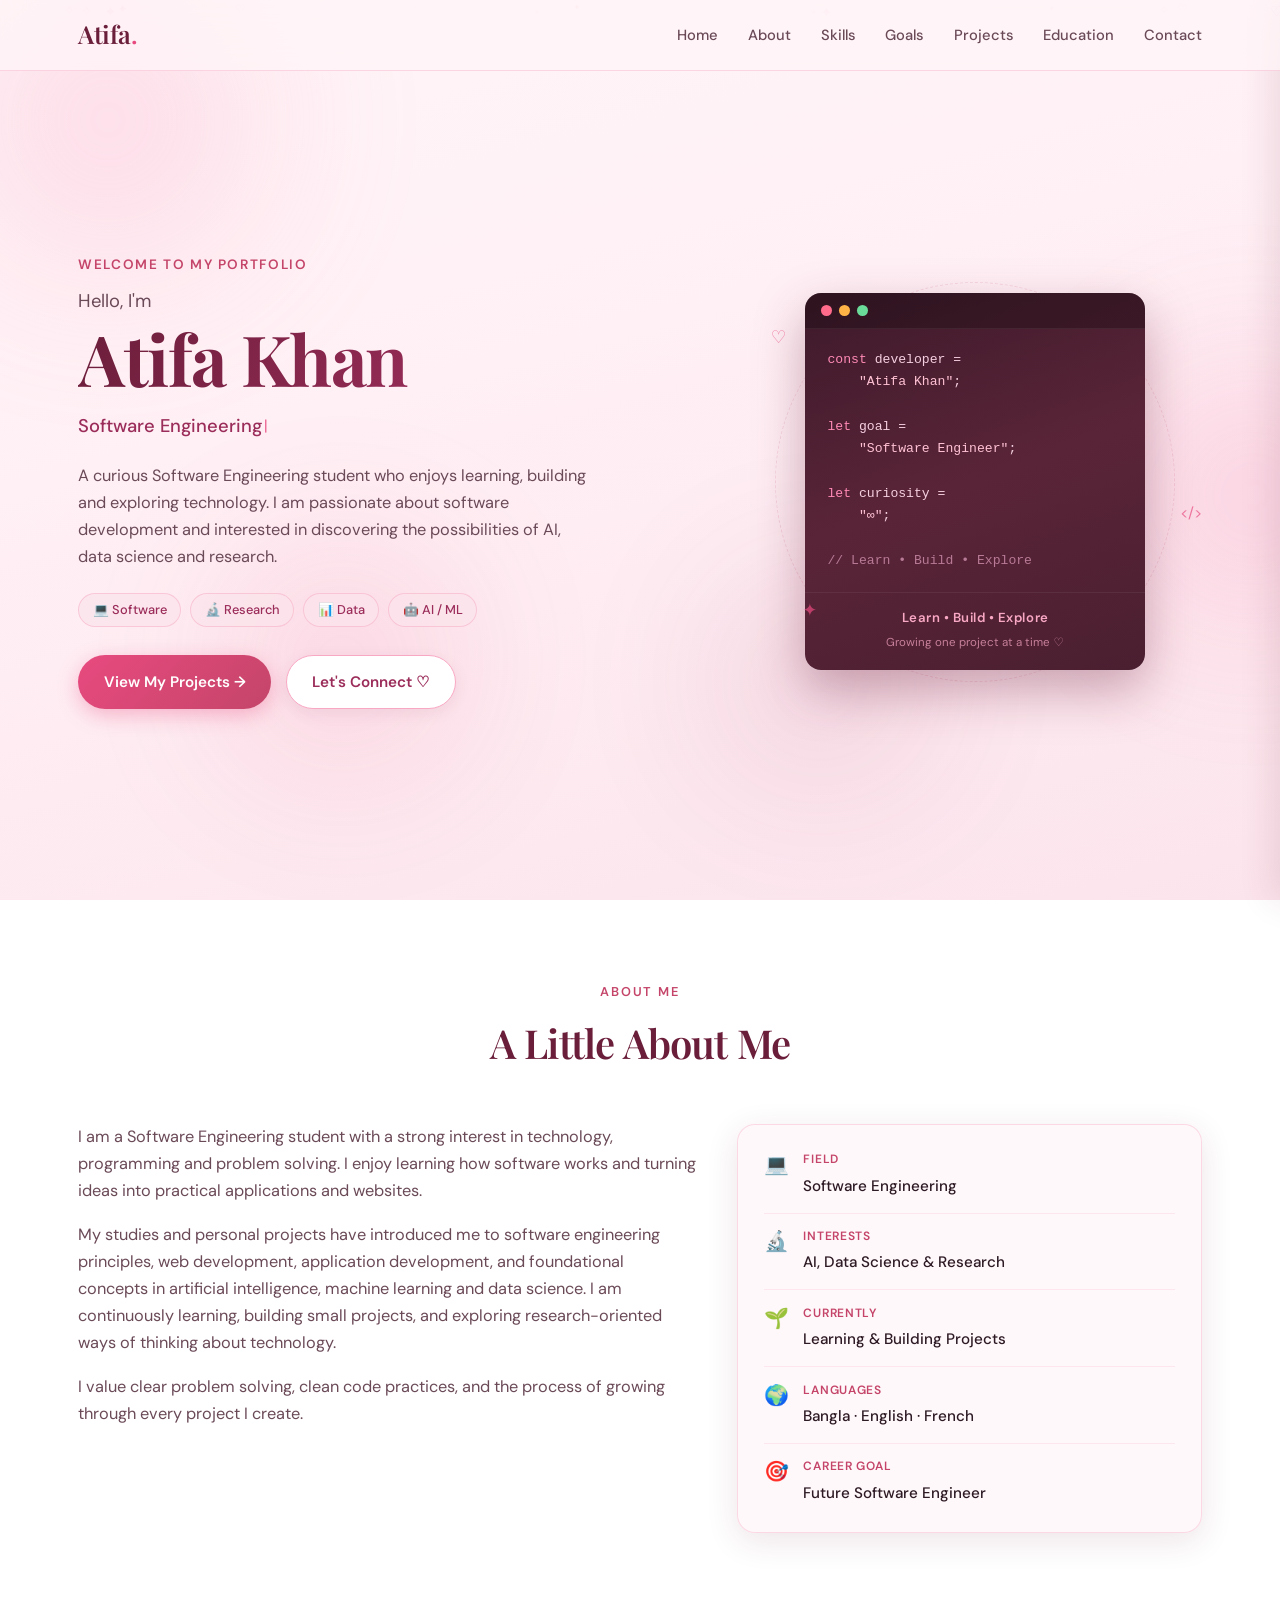
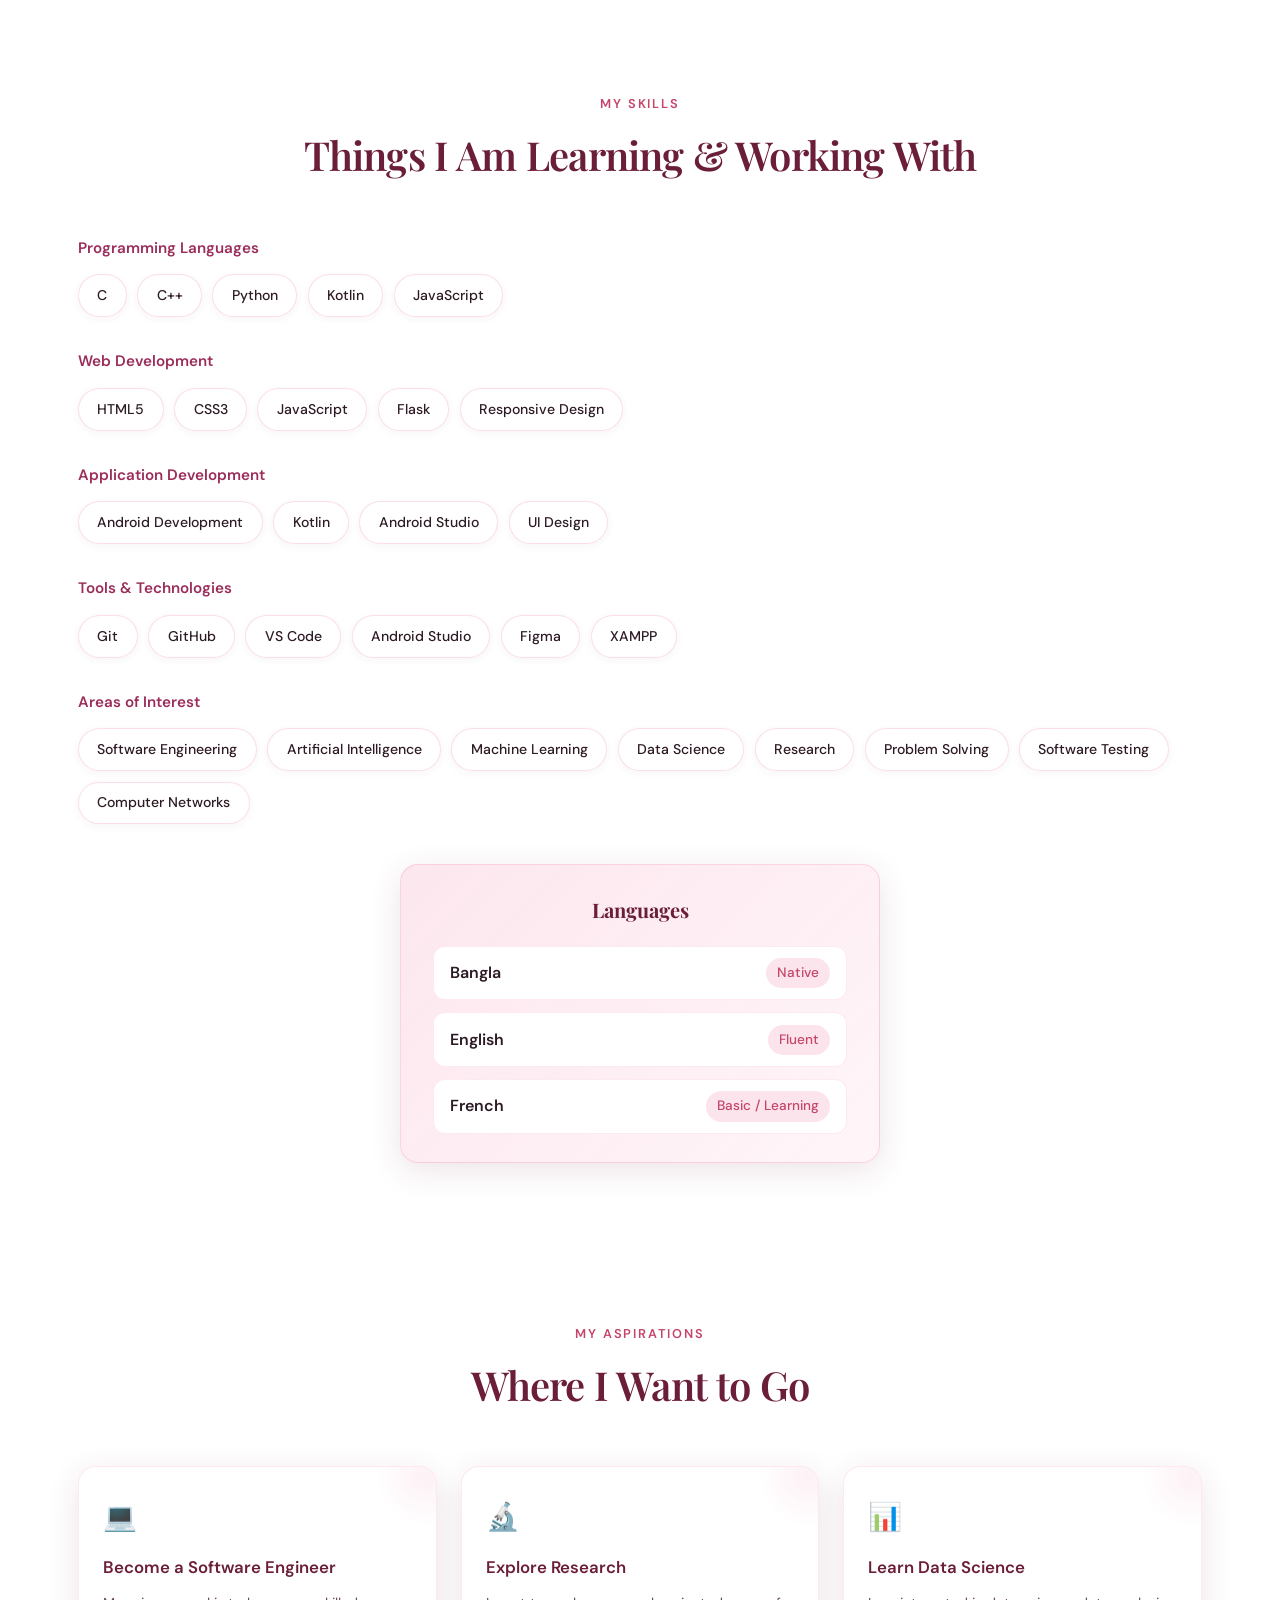
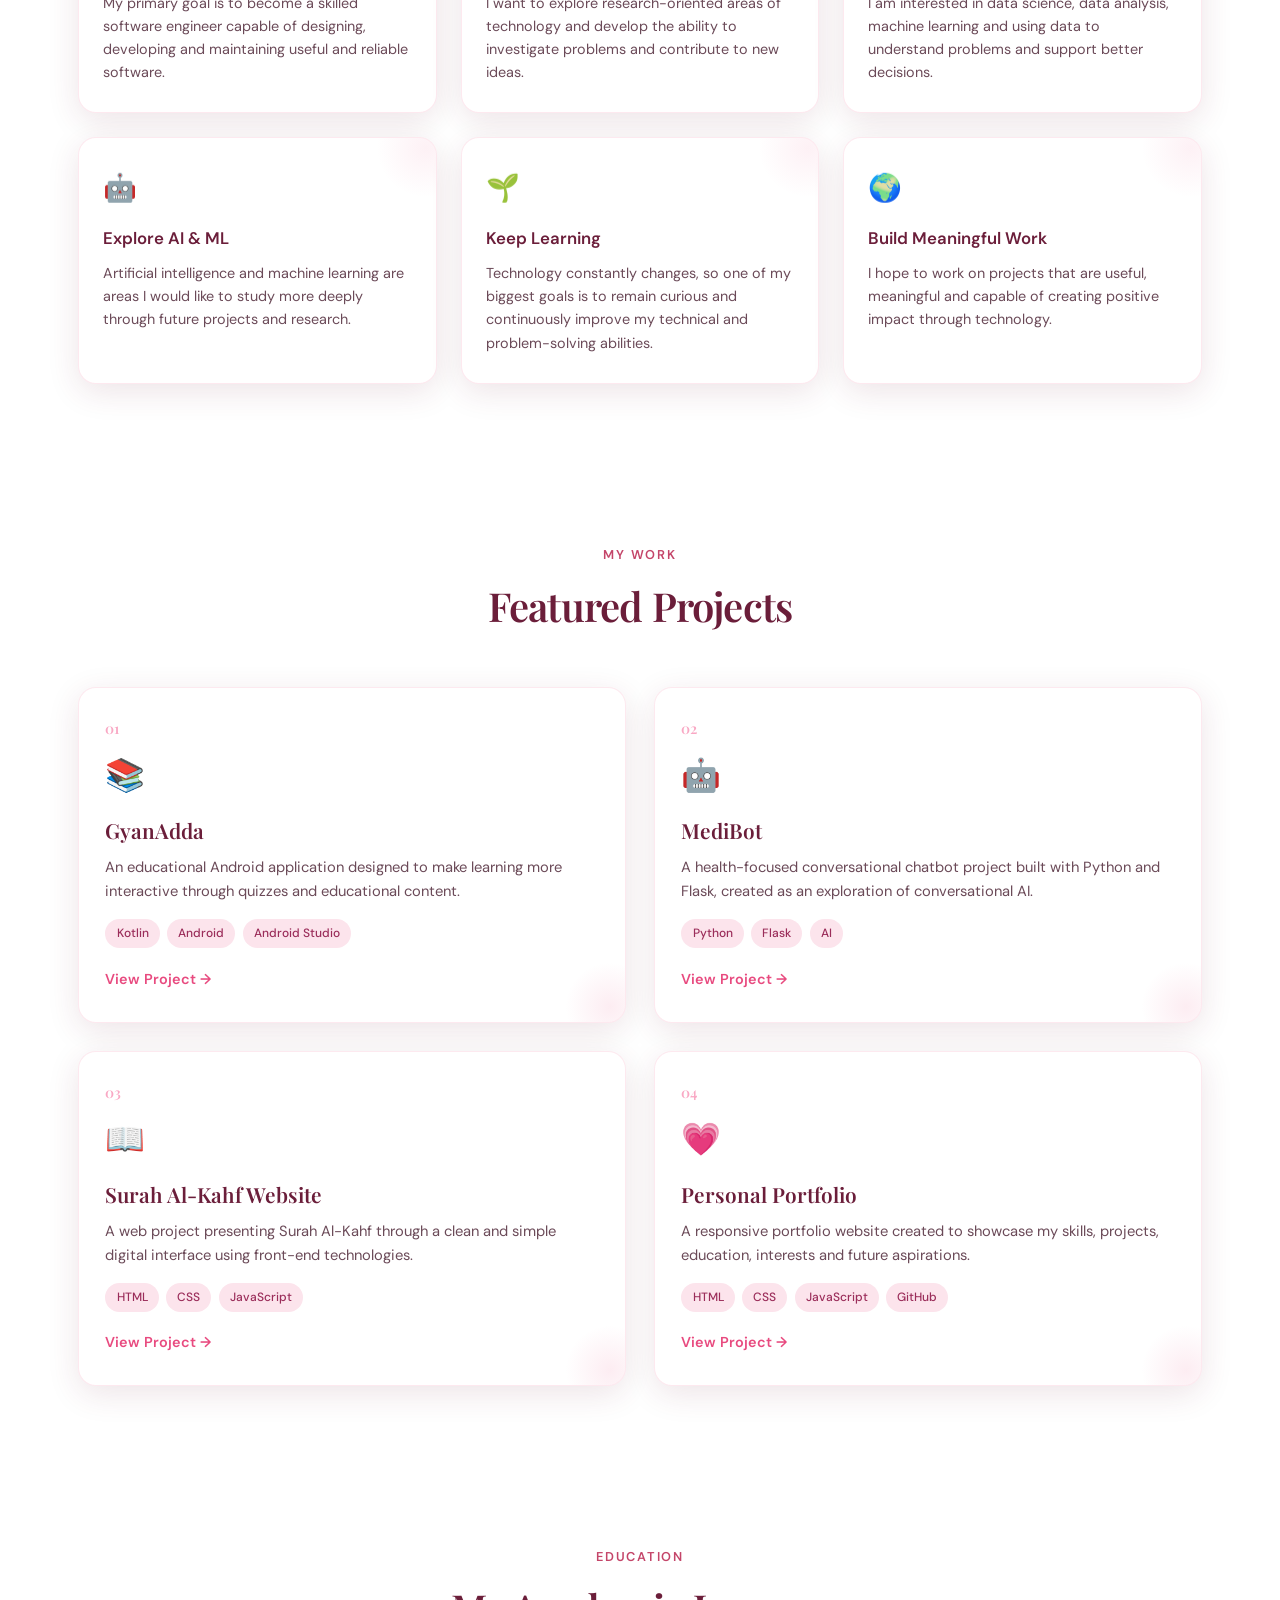
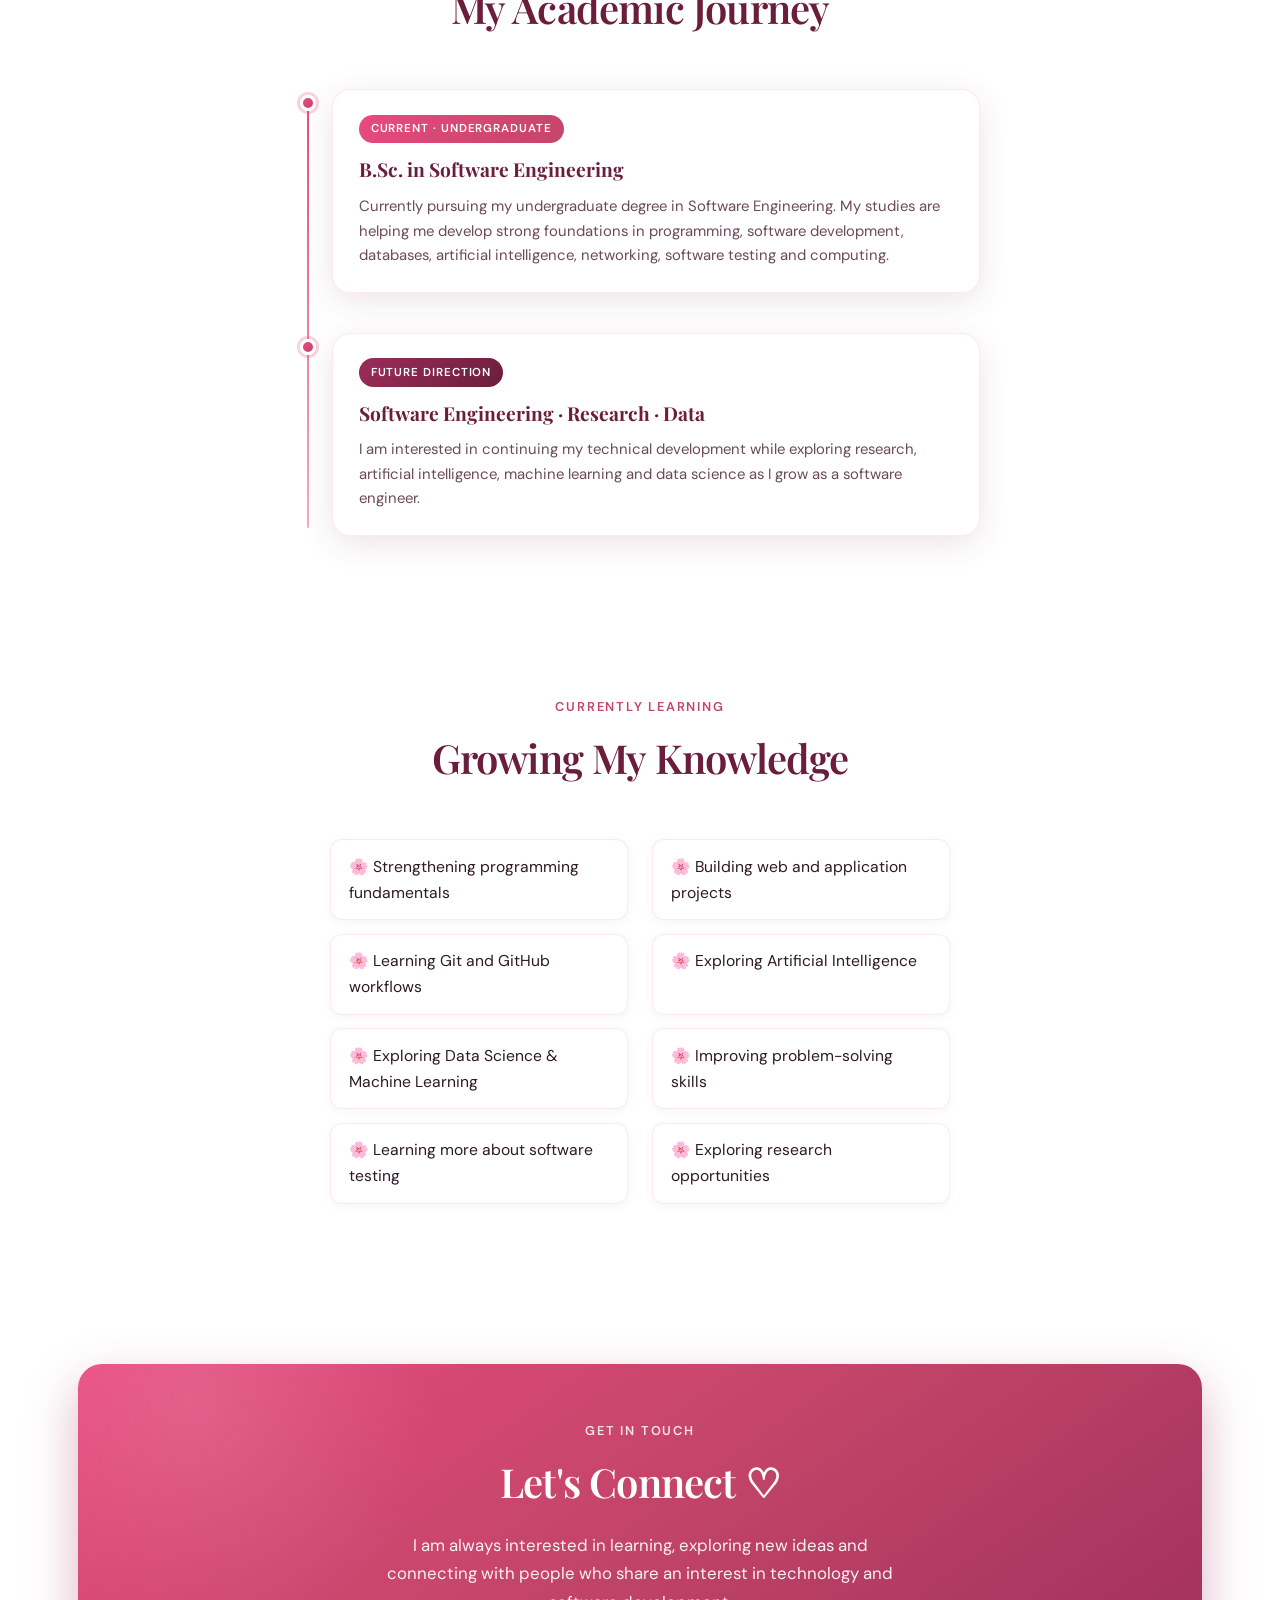
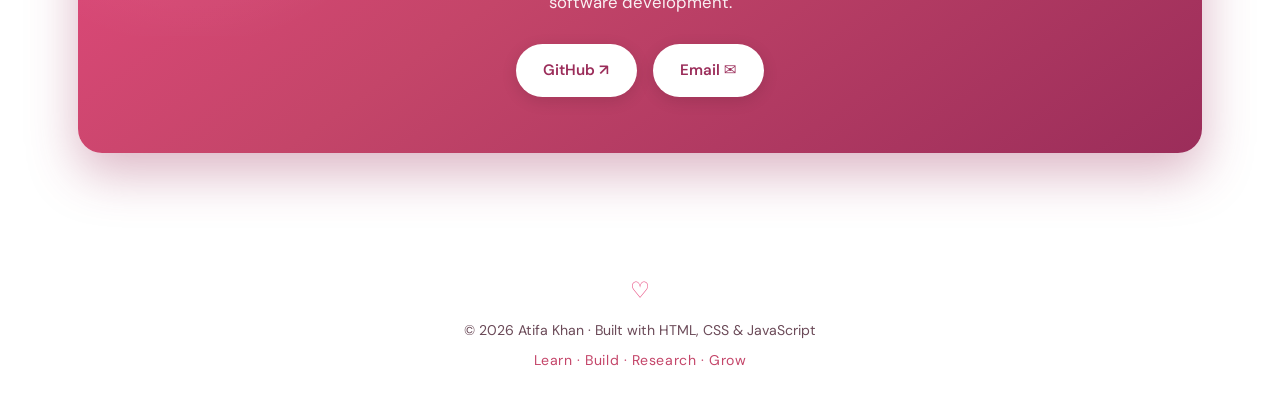
<file: Grok-Portfolio/index.html>
<!DOCTYPE html>
<html lang="en">
<head>
    <meta charset="UTF-8">
    <meta name="viewport" content="width=device-width, initial-scale=1.0">
    <title>Atifa Khan | Software Engineering Portfolio</title>
    <meta name="description" content="Personal portfolio of Atifa Khan — Software Engineering undergraduate student passionate about software development, AI, data science and research.">
    <link rel="preconnect" href="https://fonts.googleapis.com">
    <link rel="preconnect" href="https://fonts.gstatic.com" crossorigin>
    <link href="https://fonts.googleapis.com/css2?family=Playfair+Display:wght@400;500;600;700&family=DM+Sans:opsz,wght@9..40,300;9..40,400;9..40,500;9..40,600;9..40,700&display=swap" rel="stylesheet">
    <link rel="stylesheet" href="style.css">
</head>
<body>
    <!-- Animated Background -->
    <div class="bg-blobs" aria-hidden="true">
        <div class="blob blob-1"></div>
        <div class="blob blob-2"></div>
        <div class="blob blob-3"></div>
        <div class="blob blob-4"></div>
    </div>
    <div class="bg-sparkles" aria-hidden="true" id="sparkles"></div>

    <!-- Cursor Glow (desktop only) -->
    <div class="cursor-glow" id="cursorGlow" aria-hidden="true"></div>

    <!-- Navigation -->
    <header class="navbar" id="navbar">
        <div class="nav-container">
            <a href="#home" class="logo">Atifa<span class="logo-dot">.</span></a>
            <nav class="nav-links" id="navLinks">
                <a href="#home" class="nav-link">Home</a>
                <a href="#about" class="nav-link">About</a>
                <a href="#skills" class="nav-link">Skills</a>
                <a href="#goals" class="nav-link">Goals</a>
                <a href="#projects" class="nav-link">Projects</a>
                <a href="#education" class="nav-link">Education</a>
                <a href="#contact" class="nav-link">Contact</a>
            </nav>
            <button class="hamburger" id="hamburger" aria-label="Toggle menu" aria-expanded="false">
                <span></span>
                <span></span>
                <span></span>
            </button>
        </div>
    </header>

    <!-- Mobile Menu Overlay -->
    <div class="mobile-menu" id="mobileMenu">
        <a href="#home" class="mobile-link">Home</a>
        <a href="#about" class="mobile-link">About</a>
        <a href="#skills" class="mobile-link">Skills</a>
        <a href="#goals" class="mobile-link">Goals</a>
        <a href="#projects" class="mobile-link">Projects</a>
        <a href="#education" class="mobile-link">Education</a>
        <a href="#contact" class="mobile-link">Contact</a>
    </div>

    <main>
        <!-- HERO SECTION -->
        <section class="hero" id="home">
            <div class="hero-content">
                <p class="hero-welcome reveal">Welcome to my portfolio</p>
                <p class="hero-hello reveal">Hello, I'm</p>
                <h1 class="hero-name reveal">Atifa Khan</h1>
                <div class="typing-wrapper reveal">
                    <span class="typing-text" id="typingText"></span>
                    <span class="typing-cursor" aria-hidden="true">|</span>
                </div>
                <p class="hero-desc reveal">
                    A curious Software Engineering student who enjoys learning, building and exploring technology. I am passionate about software development and interested in discovering the possibilities of AI, data science and research.
                </p>
                <div class="hero-tags reveal">
                    <span class="tag">💻 Software</span>
                    <span class="tag">🔬 Research</span>
                    <span class="tag">📊 Data</span>
                    <span class="tag">🤖 AI / ML</span>
                </div>
                <div class="hero-ctas reveal">
                    <a href="#projects" class="btn btn-primary">View My Projects →</a>
                    <a href="#contact" class="btn btn-secondary">Let's Connect ♡</a>
                </div>
            </div>

            <div class="hero-visual reveal">
                <div class="orbit-ring orbit-1"></div>
                <div class="orbit-ring orbit-2"></div>
                <div class="code-card">
                    <div class="code-header">
                        <span class="code-dot red"></span>
                        <span class="code-dot yellow"></span>
                        <span class="code-dot green"></span>
                    </div>
                    <pre class="code-body"><code><span class="code-keyword">const</span> developer =
    <span class="code-string">"Atifa Khan"</span>;

<span class="code-keyword">let</span> goal =
    <span class="code-string">"Software Engineer"</span>;

<span class="code-keyword">let</span> curiosity =
    <span class="code-string">"∞"</span>;

<span class="code-comment">// Learn • Build • Explore</span></code></pre>
                    <div class="code-footer">
                        <p class="code-motto">Learn • Build • Explore</p>
                        <p class="code-sub">Growing one project at a time ♡</p>
                    </div>
                </div>
                <span class="float-symbol sym-1">♡</span>
                <span class="float-symbol sym-2">&lt;/&gt;</span>
                <span class="float-symbol sym-3">✦</span>
            </div>
        </section>

        <!-- ABOUT SECTION -->
        <section class="section about" id="about">
            <div class="section-header reveal">
                <p class="section-label">ABOUT ME</p>
                <h2 class="section-title">A Little About Me</h2>
            </div>
            <div class="about-grid">
                <div class="about-text reveal">
                    <p>
                        I am a Software Engineering student with a strong interest in technology, programming and problem solving. I enjoy learning how software works and turning ideas into practical applications and websites.
                    </p>
                    <p>
                        My studies and personal projects have introduced me to software engineering principles, web development, application development, and foundational concepts in artificial intelligence, machine learning and data science. I am continuously learning, building small projects, and exploring research-oriented ways of thinking about technology.
                    </p>
                    <p>
                        I value clear problem solving, clean code practices, and the process of growing through every project I create.
                    </p>
                </div>
                <div class="info-card reveal">
                    <div class="info-item">
                        <span class="info-icon">💻</span>
                        <div>
                            <span class="info-label">Field</span>
                            <span class="info-value">Software Engineering</span>
                        </div>
                    </div>
                    <div class="info-item">
                        <span class="info-icon">🔬</span>
                        <div>
                            <span class="info-label">Interests</span>
                            <span class="info-value">AI, Data Science &amp; Research</span>
                        </div>
                    </div>
                    <div class="info-item">
                        <span class="info-icon">🌱</span>
                        <div>
                            <span class="info-label">Currently</span>
                            <span class="info-value">Learning &amp; Building Projects</span>
                        </div>
                    </div>
                    <div class="info-item">
                        <span class="info-icon">🌍</span>
                        <div>
                            <span class="info-label">Languages</span>
                            <span class="info-value">Bangla · English · French</span>
                        </div>
                    </div>
                    <div class="info-item">
                        <span class="info-icon">🎯</span>
                        <div>
                            <span class="info-label">Career Goal</span>
                            <span class="info-value">Future Software Engineer</span>
                        </div>
                    </div>
                </div>
            </div>
        </section>

        <!-- SKILLS SECTION -->
        <section class="section skills" id="skills">
            <div class="section-header reveal">
                <p class="section-label">MY SKILLS</p>
                <h2 class="section-title">Things I Am Learning &amp; Working With</h2>
            </div>

            <div class="skills-groups">
                <div class="skill-group reveal">
                    <h3 class="skill-group-title">Programming Languages</h3>
                    <div class="skill-pills">
                        <span class="skill-pill">C</span>
                        <span class="skill-pill">C++</span>
                        <span class="skill-pill">Python</span>
                        <span class="skill-pill">Kotlin</span>
                        <span class="skill-pill">JavaScript</span>
                    </div>
                </div>
                <div class="skill-group reveal">
                    <h3 class="skill-group-title">Web Development</h3>
                    <div class="skill-pills">
                        <span class="skill-pill">HTML5</span>
                        <span class="skill-pill">CSS3</span>
                        <span class="skill-pill">JavaScript</span>
                        <span class="skill-pill">Flask</span>
                        <span class="skill-pill">Responsive Design</span>
                    </div>
                </div>
                <div class="skill-group reveal">
                    <h3 class="skill-group-title">Application Development</h3>
                    <div class="skill-pills">
                        <span class="skill-pill">Android Development</span>
                        <span class="skill-pill">Kotlin</span>
                        <span class="skill-pill">Android Studio</span>
                        <span class="skill-pill">UI Design</span>
                    </div>
                </div>
                <div class="skill-group reveal">
                    <h3 class="skill-group-title">Tools &amp; Technologies</h3>
                    <div class="skill-pills">
                        <span class="skill-pill">Git</span>
                        <span class="skill-pill">GitHub</span>
                        <span class="skill-pill">VS Code</span>
                        <span class="skill-pill">Android Studio</span>
                        <span class="skill-pill">Figma</span>
                        <span class="skill-pill">XAMPP</span>
                    </div>
                </div>
                <div class="skill-group reveal">
                    <h3 class="skill-group-title">Areas of Interest</h3>
                    <div class="skill-pills">
                        <span class="skill-pill">Software Engineering</span>
                        <span class="skill-pill">Artificial Intelligence</span>
                        <span class="skill-pill">Machine Learning</span>
                        <span class="skill-pill">Data Science</span>
                        <span class="skill-pill">Research</span>
                        <span class="skill-pill">Problem Solving</span>
                        <span class="skill-pill">Software Testing</span>
                        <span class="skill-pill">Computer Networks</span>
                    </div>
                </div>
            </div>

            <!-- Languages Card -->
            <div class="languages-card reveal">
                <h3 class="languages-title">Languages</h3>
                <div class="language-list">
                    <div class="language-item">
                        <span class="lang-name">Bangla</span>
                        <span class="lang-level">Native</span>
                    </div>
                    <div class="language-item">
                        <span class="lang-name">English</span>
                        <span class="lang-level">Fluent</span>
                    </div>
                    <div class="language-item">
                        <span class="lang-name">French</span>
                        <span class="lang-level">Basic / Learning</span>
                    </div>
                </div>
            </div>
        </section>

        <!-- GOALS / ASPIRATIONS -->
        <section class="section goals" id="goals">
            <div class="section-header reveal">
                <p class="section-label">MY ASPIRATIONS</p>
                <h2 class="section-title">Where I Want to Go</h2>
            </div>
            <div class="goals-grid">
                <article class="goal-card reveal">
                    <div class="goal-icon">💻</div>
                    <h3>Become a Software Engineer</h3>
                    <p>My primary goal is to become a skilled software engineer capable of designing, developing and maintaining useful and reliable software.</p>
                </article>
                <article class="goal-card reveal">
                    <div class="goal-icon">🔬</div>
                    <h3>Explore Research</h3>
                    <p>I want to explore research-oriented areas of technology and develop the ability to investigate problems and contribute to new ideas.</p>
                </article>
                <article class="goal-card reveal">
                    <div class="goal-icon">📊</div>
                    <h3>Learn Data Science</h3>
                    <p>I am interested in data science, data analysis, machine learning and using data to understand problems and support better decisions.</p>
                </article>
                <article class="goal-card reveal">
                    <div class="goal-icon">🤖</div>
                    <h3>Explore AI &amp; ML</h3>
                    <p>Artificial intelligence and machine learning are areas I would like to study more deeply through future projects and research.</p>
                </article>
                <article class="goal-card reveal">
                    <div class="goal-icon">🌱</div>
                    <h3>Keep Learning</h3>
                    <p>Technology constantly changes, so one of my biggest goals is to remain curious and continuously improve my technical and problem-solving abilities.</p>
                </article>
                <article class="goal-card reveal">
                    <div class="goal-icon">🌍</div>
                    <h3>Build Meaningful Work</h3>
                    <p>I hope to work on projects that are useful, meaningful and capable of creating positive impact through technology.</p>
                </article>
            </div>
        </section>

        <!-- PROJECTS -->
        <section class="section projects" id="projects">
            <div class="section-header reveal">
                <p class="section-label">MY WORK</p>
                <h2 class="section-title">Featured Projects</h2>
            </div>
            <div class="projects-grid">
                <article class="project-card reveal">
                    <div class="project-number">01</div>
                    <div class="project-icon">📚</div>
                    <h3 class="project-title">GyanAdda</h3>
                    <p class="project-desc">An educational Android application designed to make learning more interactive through quizzes and educational content.</p>
                    <div class="project-tags">
                        <span>Kotlin</span>
                        <span>Android</span>
                        <span>Android Studio</span>
                    </div>
                    <span class="project-link">View Project →</span>
                </article>
                <article class="project-card reveal">
                    <div class="project-number">02</div>
                    <div class="project-icon">🤖</div>
                    <h3 class="project-title">MediBot</h3>
                    <p class="project-desc">A health-focused conversational chatbot project built with Python and Flask, created as an exploration of conversational AI.</p>
                    <div class="project-tags">
                        <span>Python</span>
                        <span>Flask</span>
                        <span>AI</span>
                    </div>
                    <span class="project-link">View Project →</span>
                </article>
                <article class="project-card reveal">
                    <div class="project-number">03</div>
                    <div class="project-icon">📖</div>
                    <h3 class="project-title">Surah Al-Kahf Website</h3>
                    <p class="project-desc">A web project presenting Surah Al-Kahf through a clean and simple digital interface using front-end technologies.</p>
                    <div class="project-tags">
                        <span>HTML</span>
                        <span>CSS</span>
                        <span>JavaScript</span>
                    </div>
                    <span class="project-link">View Project →</span>
                </article>
                <article class="project-card reveal">
                    <div class="project-number">04</div>
                    <div class="project-icon">💗</div>
                    <h3 class="project-title">Personal Portfolio</h3>
                    <p class="project-desc">A responsive portfolio website created to showcase my skills, projects, education, interests and future aspirations.</p>
                    <div class="project-tags">
                        <span>HTML</span>
                        <span>CSS</span>
                        <span>JavaScript</span>
                        <span>GitHub</span>
                    </div>
                    <span class="project-link">View Project →</span>
                </article>
            </div>
        </section>

        <!-- EDUCATION -->
        <section class="section education" id="education">
            <div class="section-header reveal">
                <p class="section-label">EDUCATION</p>
                <h2 class="section-title">My Academic Journey</h2>
            </div>
            <div class="timeline">
                <div class="timeline-item reveal">
                    <div class="timeline-dot"></div>
                    <div class="timeline-content">
                        <span class="timeline-badge">CURRENT · UNDERGRADUATE</span>
                        <h3>B.Sc. in Software Engineering</h3>
                        <p>Currently pursuing my undergraduate degree in Software Engineering. My studies are helping me develop strong foundations in programming, software development, databases, artificial intelligence, networking, software testing and computing.</p>
                    </div>
                </div>
                <div class="timeline-item reveal">
                    <div class="timeline-dot"></div>
                    <div class="timeline-content future-card">
                        <span class="timeline-badge future">FUTURE DIRECTION</span>
                        <h3>Software Engineering · Research · Data</h3>
                        <p>I am interested in continuing my technical development while exploring research, artificial intelligence, machine learning and data science as I grow as a software engineer.</p>
                    </div>
                </div>
            </div>
        </section>

        <!-- CURRENTLY LEARNING -->
        <section class="section learning">
            <div class="section-header reveal">
                <p class="section-label">CURRENTLY LEARNING</p>
                <h2 class="section-title">Growing My Knowledge</h2>
            </div>
            <ul class="learning-list">
                <li class="learning-item reveal">🌸 Strengthening programming fundamentals</li>
                <li class="learning-item reveal">🌸 Building web and application projects</li>
                <li class="learning-item reveal">🌸 Learning Git and GitHub workflows</li>
                <li class="learning-item reveal">🌸 Exploring Artificial Intelligence</li>
                <li class="learning-item reveal">🌸 Exploring Data Science &amp; Machine Learning</li>
                <li class="learning-item reveal">🌸 Improving problem-solving skills</li>
                <li class="learning-item reveal">🌸 Learning more about software testing</li>
                <li class="learning-item reveal">🌸 Exploring research opportunities</li>
            </ul>
        </section>

        <!-- CONTACT -->
        <section class="section contact" id="contact">
            <div class="contact-box reveal">
                <p class="section-label">GET IN TOUCH</p>
                <h2 class="section-title">Let's Connect ♡</h2>
                <p class="contact-text">
                    I am always interested in learning, exploring new ideas and connecting with people who share an interest in technology and software development.
                </p>
                <div class="contact-links">
                    <a href="https://github.com/" class="contact-btn" target="_blank" rel="noopener noreferrer">GitHub ↗</a>
                    <a href="mailto:atifa.khan@example.com" class="contact-btn">Email ✉</a>
                </div>
            </div>
        </section>
    </main>

    <!-- FOOTER -->
    <footer class="footer">
        <div class="footer-heart">♡</div>
        <p>© 2026 Atifa Khan · Built with HTML, CSS &amp; JavaScript</p>
        <p class="footer-tagline">Learn · Build · Research · Grow</p>
    </footer>

    <!-- Back to Top -->
    <button class="back-to-top" id="backToTop" aria-label="Back to top">↑</button>

    <script src="script.js"></script>
</body>
</html>
</file>
<file: style.css>
/* ========================================
   GLOBAL
======================================== */

* {
    margin: 0;
    padding: 0;
    box-sizing: border-box;
    scroll-behavior: smooth;
}

:root {
    --deep-pink: #762747;
    --dark-pink: #922f5d;
    --berry: #a93468;
    --pink: #c94378;
    --bright-pink: #e06b9b;
    --soft-pink: #f3b9d1;
    --light-pink: #f9d3e3;
    --pale-pink: #fff3f8;
    --white-pink: #fffafd;
    --text: #59414c;
    --light-text: #765e69;
}

body {
    font-family: "DM Sans", Arial, sans-serif;
    background: #fff8fc;
    color: var(--text);
    line-height: 1.7;
    overflow-x: hidden;
}

::selection {
    background: var(--bright-pink);
    color: white;
}

a {
    color: inherit;
}

button {
    font-family: inherit;
}


/* ========================================
   ANIMATED BACKGROUND
======================================== */

.background-decoration {
    position: fixed;
    inset: 0;
    pointer-events: none;
    overflow: hidden;
    z-index: -5;
}

.blob {
    position: absolute;
    border-radius: 50%;
    filter: blur(80px);
    opacity: 0.25;
}

.blob-one {
    width: 350px;
    height: 350px;
    background: #f3a7c7;
    top: 5%;
    right: -100px;
    animation: blobFloat 9s ease-in-out infinite;
}

.blob-two {
    width: 300px;
    height: 300px;
    background: #e06b9b;
    bottom: 15%;
    left: -120px;
    animation: blobFloat 11s ease-in-out infinite reverse;
}

.blob-three {
    width: 220px;
    height: 220px;
    background: #c94378;
    top: 45%;
    right: 25%;
    opacity: 0.08;
    animation: blobFloat 13s ease-in-out infinite;
}

@keyframes blobFloat {

    0%,
    100% {
        transform: translate(0, 0) scale(1);
    }

    50% {
        transform: translate(30px, -40px) scale(1.08);
    }
}


/* ========================================
   SPARKLES
======================================== */

.sparkle {
    position: absolute;
    color: var(--bright-pink);
    font-size: 22px;
    opacity: 0.65;
    animation: sparkleFloat 4s ease-in-out infinite;
}

.sparkle-one {
    top: 20%;
    left: 8%;
}

.sparkle-two {
    top: 40%;
    right: 8%;
    animation-delay: 1s;
}

.sparkle-three {
    top: 75%;
    left: 12%;
    animation-delay: 2s;
}

.sparkle-four {
    top: 65%;
    right: 15%;
    animation-delay: 1.5s;
}

@keyframes sparkleFloat {

    0%,
    100% {
        transform: translateY(0) rotate(0);
        opacity: 0.4;
    }

    50% {
        transform: translateY(-15px) rotate(20deg);
        opacity: 1;
    }
}


/* ========================================
   NAVIGATION
======================================== */

header {
    width: 100%;
    position: sticky;
    top: 0;
    z-index: 1000;

    background: rgba(255, 248, 252, 0.86);
    backdrop-filter: blur(18px);

    border-bottom: 1px solid rgba(220, 117, 160, 0.2);

    box-shadow: 0 5px 25px rgba(164, 61, 105, 0.06);
}

.navbar {
    max-width: 1150px;
    margin: auto;

    padding: 17px 25px;

    display: flex;
    justify-content: space-between;
    align-items: center;
}

.logo {
    text-decoration: none;
    font-family: "Playfair Display", serif;
    font-size: 30px;
    font-weight: 800;
    color: var(--deep-pink);

    transition: 0.3s;
}

.logo span {
    color: var(--bright-pink);
}

.logo:hover {
    transform: scale(1.05);
}

.nav-links {
    display: flex;
    gap: 25px;
    list-style: none;
}

.nav-links a {
    text-decoration: none;
    color: #684858;
    font-size: 14px;
    font-weight: 600;
    position: relative;
    transition: 0.3s;
}

.nav-links a::after {
    content: "";
    position: absolute;
    left: 50%;
    bottom: -7px;

    width: 0;
    height: 2px;

    background: var(--bright-pink);
    border-radius: 10px;

    transform: translateX(-50%);
    transition: 0.3s;
}

.nav-links a:hover {
    color: var(--pink);
}

.nav-links a:hover::after {
    width: 100%;
}

.menu-toggle {
    display: none;

    border: none;
    background: var(--light-pink);

    color: var(--deep-pink);

    font-size: 22px;
    width: 43px;
    height: 43px;

    border-radius: 12px;
    cursor: pointer;
}


/* ========================================
   HERO
======================================== */

.hero {
    max-width: 1150px;
    min-height: 90vh;

    margin: auto;
    padding: 90px 25px;

    display: flex;
    align-items: center;
    justify-content: space-between;

    gap: 70px;
    position: relative;
}

.hero-text {
    max-width: 650px;
}

.hello-badge {
    display: inline-flex;
    align-items: center;
    gap: 9px;

    padding: 8px 14px;
    margin-bottom: 22px;

    background: rgba(249, 211, 227, 0.65);
    border: 1px solid #efb8cf;

    border-radius: 30px;

    color: var(--dark-pink);
    font-size: 12px;
    font-weight: 700;

    animation: badgePulse 3s ease-in-out infinite;
}

.status-dot {
    width: 8px;
    height: 8px;

    background: #dc6593;
    border-radius: 50%;

    box-shadow: 0 0 0 5px rgba(220, 101, 147, 0.12);
}

@keyframes badgePulse {

    0%,
    100% {
        box-shadow: 0 0 0 rgba(220, 101, 147, 0);
    }

    50% {
        box-shadow: 0 8px 25px rgba(220, 101, 147, 0.12);
    }
}

.small-text {
    color: var(--pink);
    font-weight: 700;
    letter-spacing: 3px;
    margin-bottom: 7px;
}


/* ========================================
   ANIMATED NAME
======================================== */

.hero h1 {
    font-family: "Playfair Display", serif;

    font-size: clamp(55px, 8vw, 82px);

    font-weight: 800;
    line-height: 1.05;

    background: linear-gradient(
        90deg,
        #762747,
        #c94378,
        #f08ab1,
        #c94378,
        #762747
    );

    background-size: 300% auto;

    -webkit-background-clip: text;
    background-clip: text;

    color: transparent;

    margin-bottom: 15px;

    animation:
        nameEntrance 1.2s ease-out,
        nameShimmer 5s ease-in-out infinite;
}

@keyframes nameEntrance {

    0% {
        opacity: 0;
        transform: translateY(30px) scale(0.94);
        letter-spacing: 10px;
    }

    60% {
        opacity: 1;
        transform: translateY(-4px) scale(1.02);
    }

    100% {
        opacity: 1;
        transform: translateY(0) scale(1);
        letter-spacing: normal;
    }
}

@keyframes nameShimmer {

    0% {
        background-position: 0% center;
    }

    50% {
        background-position: 100% center;
    }

    100% {
        background-position: 0% center;
    }
}


/* ========================================
   TYPING TEXT
======================================== */

.hero h2 {
    font-size: 24px;
    color: var(--dark-pink);
    margin-bottom: 20px;
    min-height: 38px;
}

.cursor {
    color: var(--bright-pink);
    font-weight: 400;
    animation: cursorBlink 0.8s infinite;
}

@keyframes cursorBlink {

    0%,
    45% {
        opacity: 1;
    }

    46%,
    100% {
        opacity: 0;
    }
}

.hero-description {
    color: #6c5661;
    max-width: 610px;
    font-size: 16px;
}


/* ========================================
   HERO TAGS
======================================== */

.hero-tags {
    display: flex;
    flex-wrap: wrap;
    gap: 9px;

    margin-top: 22px;
}

.hero-tags span {
    padding: 7px 12px;

    background: rgba(255, 255, 255, 0.8);
    border: 1px solid #f0c5d7;

    border-radius: 20px;

    font-size: 12px;
    font-weight: 600;

    color: #8f365d;

    transition: 0.3s;
}

.hero-tags span:hover {
    transform: translateY(-4px);
    background: var(--light-pink);
}


/* ========================================
   BUTTONS
======================================== */

.buttons {
    margin-top: 32px;

    display: flex;
    gap: 15px;
    flex-wrap: wrap;
}

.btn {
    text-decoration: none;

    background: linear-gradient(
        135deg,
        #c94378,
        #a52e61
    );

    color: white;

    padding: 13px 24px;

    border-radius: 30px;

    font-weight: 700;
    font-size: 14px;

    box-shadow:
        0 10px 25px rgba(201, 67, 120, 0.25);

    transition: 0.35s;

    position: relative;
    overflow: hidden;
}

.btn::before {
    content: "";

    position: absolute;

    top: 0;
    left: -100%;

    width: 100%;
    height: 100%;

    background: rgba(255, 255, 255, 0.18);

    transform: skewX(-20deg);

    transition: 0.5s;
}

.btn:hover::before {
    left: 120%;
}

.btn:hover {
    transform: translateY(-5px);
    box-shadow:
        0 15px 30px rgba(201, 67, 120, 0.3);
}

.btn.secondary {
    background: #f8d7e5;
    color: #9d3764;
    box-shadow: none;
}

.btn.secondary:hover {
    background: #f1bfd4;
}


/* ========================================
   HERO VISUAL
======================================== */

.hero-visual {
    width: 370px;
    height: 370px;

    flex-shrink: 0;

    position: relative;

    display: flex;
    justify-content: center;
    align-items: center;
}

.hero-card {
    width: 315px;
    min-height: 330px;

    background:
        linear-gradient(
            145deg,
            rgba(255, 255, 255, 0.95),
            rgba(249, 211, 227, 0.9)
        );

    border: 1px solid #e8abc3;

    border-radius: 38px;

    padding: 25px;

    display: flex;
    flex-direction: column;
    justify-content: center;

    box-shadow:
        0 30px 70px rgba(163, 53, 99, 0.15);

    animation: floatingCard 4s ease-in-out infinite;

    position: relative;
    z-index: 2;
}

@keyframes floatingCard {

    0%,
    100% {
        transform: translateY(0) rotate(0);
    }

    50% {
        transform: translateY(-12px) rotate(1deg);
    }
}


/* ========================================
   CODE WINDOW
======================================== */

.code-window {
    background: #3a1e2c;

    border-radius: 17px;

    padding: 13px;

    box-shadow:
        0 15px 30px rgba(68, 25, 46, 0.2);

    transform: rotate(-1deg);

    transition: 0.4s;
}

.hero-card:hover .code-window {
    transform: rotate(0) translateY(-4px);
}

.window-top {
    display: flex;
    gap: 6px;

    margin-bottom: 14px;
}

.window-top span {
    width: 8px;
    height: 8px;

    border-radius: 50%;
    background: #ef9fbd;
}

.code-content {
    font-family: monospace;
    font-size: 11px;
    line-height: 1.9;
    color: #f8dce8;
}

.code-pink {
    color: #ef82aa;
}

.code-string {
    color: #f4b4cb;
}

.code-comment {
    color: #a8788e;
    margin-top: 8px;
}

.indent {
    padding-left: 20px;
}

.hero-card-bottom {
    text-align: center;
    margin-top: 20px;
}

.hero-card-bottom h3 {
    color: var(--deep-pink);
    font-family: "Playfair Display", serif;
}

.hero-card-bottom p {
    color: #9b4569;
    font-size: 13px;
}


/* ========================================
   ORBITS
======================================== */

.orbit {
    position: absolute;

    border: 1px solid #e9a7c2;
    border-radius: 50%;

    opacity: 0.55;
}

.orbit-one {
    width: 350px;
    height: 180px;

    transform: rotate(45deg);

    animation: orbitRotate 12s linear infinite;
}

.orbit-two {
    width: 330px;
    height: 210px;

    transform: rotate(-45deg);

    animation: orbitRotate 15s linear infinite reverse;
}

@keyframes orbitRotate {
    from {
        transform: rotate(0);
    }

    to {
        transform: rotate(360deg);
    }
}

.floating-symbol {
    position: absolute;

    color: var(--pink);

    font-size: 21px;

    z-index: 5;

    animation: symbolFloat 3s ease-in-out infinite;
}

.symbol-one {
    top: -7px;
    right: 25px;
}

.symbol-two {
    bottom: 25px;
    left: -5px;

    animation-delay: 1s;
}

.symbol-three {
    top: 50px;
    left: -18px;

    animation-delay: 1.5s;
}

@keyframes symbolFloat {

    0%,
    100% {
        transform: translateY(0) rotate(0);
    }

    50% {
        transform: translateY(-12px) rotate(10deg);
    }
}


/* ========================================
   SECTIONS
======================================== */

.section {
    max-width: 1150px;
    margin: auto;

    padding: 110px 25px;
}

.section-heading {
    margin-bottom: 45px;
}

.section-label {
    color: var(--pink);

    font-size: 12px;
    font-weight: 800;

    letter-spacing: 3px;

    margin-bottom: 7px;
}

.section h2 {
    font-family: "Playfair Display", serif;

    font-size: clamp(32px, 5vw, 43px);

    color: var(--deep-pink);

    margin-bottom: 12px;
}

.heading-line {
    width: 65px;
    height: 4px;

    background: linear-gradient(
        90deg,
        var(--pink),
        var(--soft-pink)
    );

    border-radius: 10px;
}

.section-intro {
    color: #725d67;
    margin-top: 20px;
    max-width: 700px;
}


/* ========================================
   SCROLL REVEAL
======================================== */

.reveal {
    opacity: 0;
    transform: translateY(35px);

    transition:
        opacity 0.8s ease,
        transform 0.8s ease;
}

.reveal.show {
    opacity: 1;
    transform: translateY(0);
}


/* ========================================
   ABOUT
======================================== */

.about-grid {
    display: grid;

    grid-template-columns: 1.5fr 1fr;

    gap: 55px;

    align-items: start;
}

.about-text p {
    margin-bottom: 18px;
    color: #695661;
}

.about-box {
    background:
        linear-gradient(
            145deg,
            #ffffff,
            #fff0f6
        );

    border: 1px solid #f1c6d8;

    border-radius: 27px;

    padding: 25px;

    box-shadow:
        0 20px 45px rgba(166, 61, 105, 0.08);

    transition: 0.4s;
}

.about-box:hover {
    transform: translateY(-5px);
    box-shadow:
        0 25px 50px rgba(166, 61, 105, 0.13);
}

.info-item {
    display: flex;
    align-items: center;
    gap: 15px;

    padding: 17px 0;

    border-bottom: 1px solid #f4dbe5;
}

.info-item:last-child {
    border-bottom: none;
}

.info-item > span {
    font-size: 24px;

    width: 45px;
    height: 45px;

    display: flex;
    align-items: center;
    justify-content: center;

    background: var(--light-pink);

    border-radius: 14px;
}

.info-item strong {
    color: #8d3159;
}

.info-item p {
    color: #765e69;
    font-size: 14px;
}


/* ========================================
   SKILLS
======================================== */

.skills-section {
    max-width: none;
    padding-left: max(25px, calc((100vw - 1100px) / 2));
    padding-right: max(25px, calc((100vw - 1100px) / 2));

    background:
        linear-gradient(
            135deg,
            #fff1f7,
            #fffafd
        );
}

.skill-category {
    margin-bottom: 38px;
}

.skill-category h3 {
    color: #8e315b;
    margin-bottom: 16px;
}

.skills-container {
    display: flex;
    flex-wrap: wrap;
    gap: 12px;
}

.skill {
    padding: 11px 17px;

    background: rgba(255, 255, 255, 0.9);

    border: 1px solid #edbfd2;

    border-radius: 25px;

    color: #a43869;

    font-weight: 600;
    font-size: 14px;

    transition: 0.35s;

    box-shadow: 0 5px 15px rgba(166, 61, 105, 0.04);
}

.skill:hover {
    background: linear-gradient(
        135deg,
        #e9699c,
        #bd3f73
    );

    border-color: #e9699c;

    color: white;

    transform:
        translateY(-5px)
        scale(1.04);

    box-shadow:
        0 10px 20px rgba(201, 67, 120, 0.2);
}


/* ========================================
   LANGUAGES
======================================== */

.language-box {
    margin-top: 50px;

    padding: 30px;

    background:
        linear-gradient(
            135deg,
            #f9d1e2,
            #fde8f1
        );

    border: 1px solid #efb6ce;

    border-radius: 27px;
}

.language-box h3 {
    color: #7d294e;
    margin-bottom: 20px;
}

.languages {
    display: flex;
    gap: 20px;
    flex-wrap: wrap;
}

.language {
    background: rgba(255, 255, 255, 0.8);

    padding: 16px 22px;

    border-radius: 18px;

    min-width: 155px;

    transition: 0.3s;
}

.language:hover {
    transform: translateY(-5px);
    box-shadow: 0 10px 25px rgba(140, 47, 88, 0.1);
}

.language strong {
    display: block;
    color: #8e315a;
}

.language span {
    font-size: 13px;
    color: #9a657b;
}


/* ========================================
   GOALS
======================================== */

.goals-section {
    background: #fffafd;
}

.goals-container {
    display: grid;

    grid-template-columns: repeat(3, 1fr);

    gap: 22px;
}

.goal-card {
    padding: 30px;

    background: rgba(255, 255, 255, 0.9);

    border: 1px solid #f0cbd9;

    border-radius: 25px;

    box-shadow:
        0 10px 30px rgba(159, 54, 99, 0.07);

    transition: 0.4s;

    position: relative;
    overflow: hidden;
}

.goal-card::before {
    content: "";

    position: absolute;

    width: 100px;
    height: 100px;

    border-radius: 50%;

    background: #f9d3e3;

    right: -45px;
    top: -45px;

    transition: 0.4s;

    z-index: 0;
}

.goal-card:hover::before {
    transform: scale(2);
    opacity: 0.35;
}

.goal-card > * {
    position: relative;
    z-index: 1;
}

.goal-card:hover {
    transform: translateY(-9px);

    border-color: #dc79a2;

    box-shadow:
        0 20px 40px rgba(159, 54, 99, 0.14);
}

.goal-icon {
    font-size: 32px;
    margin-bottom: 12px;

    transition: 0.3s;
}

.goal-card:hover .goal-icon {
    transform: scale(1.15) rotate(8deg);
}

.goal-card h3 {
    color: #78284e;
    margin-bottom: 10px;
}

.goal-card p {
    color: #705b65;
    font-size: 14px;
}


/* ========================================
   PROJECTS
======================================== */

.projects-container {
    display: grid;

    grid-template-columns: repeat(2, 1fr);

    gap: 25px;
}

.project-card {
    background: white;

    border: 1px solid #efcbd9;

    border-radius: 25px;

    padding: 30px;

    transition: 0.45s;

    position: relative;
    overflow: hidden;
}

.project-card::before {
    content: "";

    position: absolute;

    top: 0;
    left: 0;

    width: 100%;
    height: 4px;

    background:
        linear-gradient(
            90deg,
            #bd3f73,
            #e879a5,
            #f2b5ce
        );
}

.project-card::after {
    content: "";

    position: absolute;

    width: 150px;
    height: 150px;

    background: #fde3ee;

    border-radius: 50%;

    right: -80px;
    bottom: -80px;

    transition: 0.5s;
}

.project-card:hover::after {
    transform: scale(2);
    opacity: 0.4;
}

.project-card:hover {
    transform: translateY(-10px);

    box-shadow:
        0 20px 45px rgba(160, 60, 105, 0.14);

    border-color: #dc75a0;
}

.project-number {
    color: #dd6e9c;
    font-size: 13px;
    font-weight: bold;
}

.project-icon {
    font-size: 35px;
    margin: 15px 0 5px;

    transition: 0.4s;
}

.project-card:hover .project-icon {
    transform:
        translateY(-4px)
        rotate(8deg)
        scale(1.1);
}

.project-card h3 {
    color: #722747;
    margin: 5px 0 10px;

    font-family: "Playfair Display", serif;
    font-size: 25px;
}

.project-card p {
    color: #6d5963;
    font-size: 14px;
}

.project-tech {
    margin-top: 20px;

    display: flex;
    flex-wrap: wrap;
    gap: 8px;

    position: relative;
    z-index: 2;
}

.project-tech span {
    background: #fbe7f0;

    color: #a13a68;

    padding: 5px 10px;

    border-radius: 15px;

    font-size: 12px;
    font-weight: bold;
}

.project-arrow {
    margin-top: 22px;

    color: #c94378;

    font-size: 13px;
    font-weight: 700;

    position: relative;
    z-index: 2;

    transition: 0.3s;
}

.project-card:hover .project-arrow {
    transform: translateX(7px);
}


/* ========================================
   EDUCATION
======================================== */

.education-section {
    background: #fffafd;
}

.timeline {
    max-width: 850px;

    margin: auto;

    position: relative;
}

.timeline::before {
    content: "";

    position: absolute;

    left: 25px;
    top: 0;
    bottom: 0;

    width: 2px;

    background:
        linear-gradient(
            to bottom,
            #d65a8a,
            #f3b9d1
        );
}

.timeline-item {
    position: relative;

    padding-left: 75px;

    margin-bottom: 35px;
}

.timeline-dot {
    position: absolute;

    left: 0;
    top: 10px;

    width: 52px;
    height: 52px;

    display: flex;
    align-items: center;
    justify-content: center;

    background: white;

    border: 2px solid #e28aae;

    border-radius: 50%;

    box-shadow:
        0 8px 20px rgba(164, 61, 105, 0.12);

    z-index: 2;
}

.education-card {
    background:
        linear-gradient(
            135deg,
            #ffffff,
            #fff0f6
        );

    padding: 32px;

    border: 1px solid #efc8d8;

    border-radius: 20px;

    box-shadow:
        0 12px 30px rgba(158, 58, 103, 0.08);

    transition: 0.4s;
}

.education-card:hover {
    transform: translateX(7px);
    box-shadow:
        0 18px 35px rgba(158, 58, 103, 0.12);
}

.education-year {
    font-size: 11px;

    font-weight: 800;

    color: #d05487;

    letter-spacing: 2px;
}

.education-card h3 {
    color: #762747;

    margin: 8px 0 15px;

    font-family: "Playfair Display", serif;

    font-size: 25px;
}

.education-card p {
    color: #6d5862;
    margin-bottom: 12px;
}


/* ========================================
   LEARNING
======================================== */

.learning-section {
    background:
        linear-gradient(
            135deg,
            #fff3f8,
            #fffafd
        );
}

.learning-list {
    display: grid;

    grid-template-columns: repeat(2, 1fr);

    gap: 14px;
}

.learning-list div {
    padding: 18px 20px;

    background: white;

    border: 1px solid #efc9d8;

    border-radius: 16px;

    color: #764e60;

    transition: 0.35s;
}

.learning-list div:hover {
    transform: translateX(8px);

    border-color: #dc75a0;

    box-shadow:
        0 8px 20px rgba(160, 60, 105, 0.08);
}


/* ========================================
   CONTACT
======================================== */

.contact {
    text-align: center;
}

.contact-box {
    max-width: 800px;

    margin: auto;

    padding: 55px 30px;

    background:
        linear-gradient(
            135deg,
            #fff0f6,
            #f9d3e3
        );

    border: 1px solid #efbad0;

    border-radius: 35px;

    box-shadow:
        0 25px 60px rgba(163, 53, 99, 0.1);

    position: relative;
    overflow: hidden;
}

.contact-box::before {
    content: "♡";

    position: absolute;

    font-size: 180px;

    color: rgba(201, 67, 120, 0.06);

    right: -25px;
    bottom: -80px;

    transform: rotate(-15deg);
}

.contact h2 {
    margin-bottom: 12px;
}

.center-line {
    margin: auto;
}

.contact > p:not(.section-label) {
    max-width: 650px;
    margin: 22px auto 0;

    color: #6e5963;
}

.contact-links {
    margin-top: 30px;

    display: flex;
    justify-content: center;

    gap: 15px;
}

.contact-links a {
    text-decoration: none;

    background: #c94378;

    color: white;

    padding: 11px 23px;

    border-radius: 25px;

    font-weight: bold;

    transition: 0.3s;

    position: relative;
    z-index: 2;
}

.contact-links a:hover {
    background: #9f2f5e;
    transform: translateY(-4px);
}


/* ========================================
   FOOTER
======================================== */

footer {
    text-align: center;

    padding: 40px 20px;

    background:
        linear-gradient(
            135deg,
            #762747,
            #922f5d
        );

    color: #f9dce8;

    font-size: 13px;
}

.footer-heart {
    font-size: 27px;

    margin-bottom: 8px;

    animation: heartBeat 2s infinite;
}

@keyframes heartBeat {

    0%,
    100% {
        transform: scale(1);
    }

    50% {
        transform: scale(1.18);
    }
}

.footer-small {
    margin-top: 5px;
    color: #e7a8c2;
}


/* ========================================
   BACK TO TOP
======================================== */

.back-to-top {
    position: fixed;

    right: 25px;
    bottom: 25px;

    width: 45px;
    height: 45px;

    border: none;

    border-radius: 50%;

    background: #c94378;

    color: white;

    font-size: 20px;

    cursor: pointer;

    box-shadow:
        0 10px 25px rgba(201, 67, 120, 0.25);

    opacity: 0;
    visibility: hidden;

    transform: translateY(15px);

    transition: 0.3s;

    z-index: 900;
}

.back-to-top.show {
    opacity: 1;
    visibility: visible;

    transform: translateY(0);
}

.back-to-top:hover {
    transform: translateY(-5px);
    background: #9f2f5e;
}


/* ========================================
   CURSOR GLOW
======================================== */

.cursor-glow {
    position: fixed;

    width: 180px;
    height: 180px;

    border-radius: 50%;

    background: rgba(224, 107, 155, 0.08);

    filter: blur(30px);

    pointer-events: none;

    transform: translate(-50%, -50%);

    z-index: -1;
}


/* ========================================
   MOBILE
======================================== */

@media (max-width: 850px) {

    .menu-toggle {
        display: block;
    }

    .nav-links {
        position: absolute;

        top: 75px;
        left: 20px;
        right: 20px;

        display: none;

        flex-direction: column;

        gap: 0;

        background: rgba(255, 248, 252, 0.98);

        border: 1px solid #efc5d7;

        border-radius: 18px;

        padding: 12px;

        box-shadow:
            0 20px 40px rgba(164, 61, 105, 0.12);
    }

    .nav-links.active {
        display: flex;
    }

    .nav-links li {
        padding: 12px;
        text-align: center;
    }

    .nav-links a::after {
        display: none;
    }

    .hero {
        flex-direction: column;

        text-align: center;

        padding-top: 70px;

        gap: 55px;
    }

    .hero-description {
        margin: auto;
    }

    .hero-tags {
        justify-content: center;
    }

    .buttons {
        justify-content: center;
    }

    .hero-visual {
        transform: scale(0.9);
    }

    .about-grid {
        grid-template-columns: 1fr;
    }

    .goals-container {
        grid-template-columns: repeat(2, 1fr);
    }

    .projects-container {
        grid-template-columns: 1fr;
    }

    .learning-list {
        grid-template-columns: 1fr;
    }

    .section {
        padding-top: 85px;
        padding-bottom: 85px;
    }
}


/* ========================================
   SMALL MOBILE
======================================== */

@media (max-width: 550px) {

    .navbar {
        padding: 15px 20px;
    }

    .hero {
        padding-left: 20px;
        padding-right: 20px;
    }

    .hero h1 {
        font-size: 48px;
    }

    .hero h2 {
        font-size: 20px;
    }

    .hero-visual {
        width: 320px;
        height: 330px;

        transform: scale(0.82);
        margin: -25px;
    }

    .goals-container {
        grid-template-columns: 1fr;
    }

    .section {
        padding-left: 20px;
        padding-right: 20px;
    }

    .languages {
        flex-direction: column;
    }

    .language {
        width: 100%;
    }

    .timeline::before {
        left: 20px;
    }

    .timeline-item {
        padding-left: 55px;
    }

    .timeline-dot {
        width: 42px;
        height: 42px;
        font-size: 16px;
    }

    .education-card {
        padding: 25px;
    }

    .contact-box {
        padding: 45px 20px;
    }

    .contact-links {
        flex-direction: column;
    }

    .contact-links a {
        width: 100%;
    }

    .cursor-glow {
        display: none;
    }
}


/* ========================================
   ACCESSIBILITY
======================================== */

@media (prefers-reduced-motion: reduce) {

    *,
    *::before,
    *::after {
        animation-duration: 0.01ms !important;
        animation-iteration-count: 1 !important;
        scroll-behavior: auto !important;
        transition-duration: 0.01ms !important;
    }

}
</file>
<file: ChatGPT-Portfolio/style.css>
/* ========================================
   GLOBAL
======================================== */

* {
    margin: 0;
    padding: 0;
    box-sizing: border-box;
    scroll-behavior: smooth;
}

:root {
    --deep-pink: #762747;
    --dark-pink: #922f5d;
    --berry: #a93468;
    --pink: #c94378;
    --bright-pink: #e06b9b;
    --soft-pink: #f3b9d1;
    --light-pink: #f9d3e3;
    --pale-pink: #fff3f8;
    --white-pink: #fffafd;
    --text: #59414c;
    --light-text: #765e69;
}

body {
    font-family: "DM Sans", Arial, sans-serif;
    background: #fff8fc;
    color: var(--text);
    line-height: 1.7;
    overflow-x: hidden;
}

::selection {
    background: var(--bright-pink);
    color: white;
}

a {
    color: inherit;
}

button {
    font-family: inherit;
}


/* ========================================
   ANIMATED BACKGROUND
======================================== */

.background-decoration {
    position: fixed;
    inset: 0;
    pointer-events: none;
    overflow: hidden;
    z-index: -5;
}

.blob {
    position: absolute;
    border-radius: 50%;
    filter: blur(80px);
    opacity: 0.25;
}

.blob-one {
    width: 350px;
    height: 350px;
    background: #f3a7c7;
    top: 5%;
    right: -100px;
    animation: blobFloat 9s ease-in-out infinite;
}

.blob-two {
    width: 300px;
    height: 300px;
    background: #e06b9b;
    bottom: 15%;
    left: -120px;
    animation: blobFloat 11s ease-in-out infinite reverse;
}

.blob-three {
    width: 220px;
    height: 220px;
    background: #c94378;
    top: 45%;
    right: 25%;
    opacity: 0.08;
    animation: blobFloat 13s ease-in-out infinite;
}

@keyframes blobFloat {

    0%,
    100% {
        transform: translate(0, 0) scale(1);
    }

    50% {
        transform: translate(30px, -40px) scale(1.08);
    }
}


/* ========================================
   SPARKLES
======================================== */

.sparkle {
    position: absolute;
    color: var(--bright-pink);
    font-size: 22px;
    opacity: 0.65;
    animation: sparkleFloat 4s ease-in-out infinite;
}

.sparkle-one {
    top: 20%;
    left: 8%;
}

.sparkle-two {
    top: 40%;
    right: 8%;
    animation-delay: 1s;
}

.sparkle-three {
    top: 75%;
    left: 12%;
    animation-delay: 2s;
}

.sparkle-four {
    top: 65%;
    right: 15%;
    animation-delay: 1.5s;
}

@keyframes sparkleFloat {

    0%,
    100% {
        transform: translateY(0) rotate(0);
        opacity: 0.4;
    }

    50% {
        transform: translateY(-15px) rotate(20deg);
        opacity: 1;
    }
}


/* ========================================
   NAVIGATION
======================================== */

header {
    width: 100%;
    position: sticky;
    top: 0;
    z-index: 1000;

    background: rgba(255, 248, 252, 0.86);
    backdrop-filter: blur(18px);

    border-bottom: 1px solid rgba(220, 117, 160, 0.2);

    box-shadow: 0 5px 25px rgba(164, 61, 105, 0.06);
}

.navbar {
    max-width: 1150px;
    margin: auto;

    padding: 17px 25px;

    display: flex;
    justify-content: space-between;
    align-items: center;
}

.logo {
    text-decoration: none;
    font-family: "Playfair Display", serif;
    font-size: 30px;
    font-weight: 800;
    color: var(--deep-pink);

    transition: 0.3s;
}

.logo span {
    color: var(--bright-pink);
}

.logo:hover {
    transform: scale(1.05);
}

.nav-links {
    display: flex;
    gap: 25px;
    list-style: none;
}

.nav-links a {
    text-decoration: none;
    color: #684858;
    font-size: 14px;
    font-weight: 600;
    position: relative;
    transition: 0.3s;
}

.nav-links a::after {
    content: "";
    position: absolute;
    left: 50%;
    bottom: -7px;

    width: 0;
    height: 2px;

    background: var(--bright-pink);
    border-radius: 10px;

    transform: translateX(-50%);
    transition: 0.3s;
}

.nav-links a:hover {
    color: var(--pink);
}

.nav-links a:hover::after {
    width: 100%;
}

.menu-toggle {
    display: none;

    border: none;
    background: var(--light-pink);

    color: var(--deep-pink);

    font-size: 22px;
    width: 43px;
    height: 43px;

    border-radius: 12px;
    cursor: pointer;
}


/* ========================================
   HERO
======================================== */

.hero {
    max-width: 1150px;
    min-height: 90vh;

    margin: auto;
    padding: 90px 25px;

    display: flex;
    align-items: center;
    justify-content: space-between;

    gap: 70px;
    position: relative;
}

.hero-text {
    max-width: 650px;
}

.hello-badge {
    display: inline-flex;
    align-items: center;
    gap: 9px;

    padding: 8px 14px;
    margin-bottom: 22px;

    background: rgba(249, 211, 227, 0.65);
    border: 1px solid #efb8cf;

    border-radius: 30px;

    color: var(--dark-pink);
    font-size: 12px;
    font-weight: 700;

    animation: badgePulse 3s ease-in-out infinite;
}

.status-dot {
    width: 8px;
    height: 8px;

    background: #dc6593;
    border-radius: 50%;

    box-shadow: 0 0 0 5px rgba(220, 101, 147, 0.12);
}

@keyframes badgePulse {

    0%,
    100% {
        box-shadow: 0 0 0 rgba(220, 101, 147, 0);
    }

    50% {
        box-shadow: 0 8px 25px rgba(220, 101, 147, 0.12);
    }
}

.small-text {
    color: var(--pink);
    font-weight: 700;
    letter-spacing: 3px;
    margin-bottom: 7px;
}


/* ========================================
   ANIMATED NAME
======================================== */

.hero h1 {
    font-family: "Playfair Display", serif;

    font-size: clamp(55px, 8vw, 82px);

    font-weight: 800;
    line-height: 1.05;

    background: linear-gradient(
        90deg,
        #762747,
        #c94378,
        #f08ab1,
        #c94378,
        #762747
    );

    background-size: 300% auto;

    -webkit-background-clip: text;
    background-clip: text;

    color: transparent;

    margin-bottom: 15px;

    animation:
        nameEntrance 1.2s ease-out,
        nameShimmer 5s ease-in-out infinite;
}

@keyframes nameEntrance {

    0% {
        opacity: 0;
        transform: translateY(30px) scale(0.94);
        letter-spacing: 10px;
    }

    60% {
        opacity: 1;
        transform: translateY(-4px) scale(1.02);
    }

    100% {
        opacity: 1;
        transform: translateY(0) scale(1);
        letter-spacing: normal;
    }
}

@keyframes nameShimmer {

    0% {
        background-position: 0% center;
    }

    50% {
        background-position: 100% center;
    }

    100% {
        background-position: 0% center;
    }
}


/* ========================================
   TYPING TEXT
======================================== */

.hero h2 {
    font-size: 24px;
    color: var(--dark-pink);
    margin-bottom: 20px;
    min-height: 38px;
}

.cursor {
    color: var(--bright-pink);
    font-weight: 400;
    animation: cursorBlink 0.8s infinite;
}

@keyframes cursorBlink {

    0%,
    45% {
        opacity: 1;
    }

    46%,
    100% {
        opacity: 0;
    }
}

.hero-description {
    color: #6c5661;
    max-width: 610px;
    font-size: 16px;
}


/* ========================================
   HERO TAGS
======================================== */

.hero-tags {
    display: flex;
    flex-wrap: wrap;
    gap: 9px;

    margin-top: 22px;
}

.hero-tags span {
    padding: 7px 12px;

    background: rgba(255, 255, 255, 0.8);
    border: 1px solid #f0c5d7;

    border-radius: 20px;

    font-size: 12px;
    font-weight: 600;

    color: #8f365d;

    transition: 0.3s;
}

.hero-tags span:hover {
    transform: translateY(-4px);
    background: var(--light-pink);
}


/* ========================================
   BUTTONS
======================================== */

.buttons {
    margin-top: 32px;

    display: flex;
    gap: 15px;
    flex-wrap: wrap;
}

.btn {
    text-decoration: none;

    background: linear-gradient(
        135deg,
        #c94378,
        #a52e61
    );

    color: white;

    padding: 13px 24px;

    border-radius: 30px;

    font-weight: 700;
    font-size: 14px;

    box-shadow:
        0 10px 25px rgba(201, 67, 120, 0.25);

    transition: 0.35s;

    position: relative;
    overflow: hidden;
}

.btn::before {
    content: "";

    position: absolute;

    top: 0;
    left: -100%;

    width: 100%;
    height: 100%;

    background: rgba(255, 255, 255, 0.18);

    transform: skewX(-20deg);

    transition: 0.5s;
}

.btn:hover::before {
    left: 120%;
}

.btn:hover {
    transform: translateY(-5px);
    box-shadow:
        0 15px 30px rgba(201, 67, 120, 0.3);
}

.btn.secondary {
    background: #f8d7e5;
    color: #9d3764;
    box-shadow: none;
}

.btn.secondary:hover {
    background: #f1bfd4;
}


/* ========================================
   HERO VISUAL
======================================== */

.hero-visual {
    width: 370px;
    height: 370px;

    flex-shrink: 0;

    position: relative;

    display: flex;
    justify-content: center;
    align-items: center;
}

.hero-card {
    width: 315px;
    min-height: 330px;

    background:
        linear-gradient(
            145deg,
            rgba(255, 255, 255, 0.95),
            rgba(249, 211, 227, 0.9)
        );

    border: 1px solid #e8abc3;

    border-radius: 38px;

    padding: 25px;

    display: flex;
    flex-direction: column;
    justify-content: center;

    box-shadow:
        0 30px 70px rgba(163, 53, 99, 0.15);

    animation: floatingCard 4s ease-in-out infinite;

    position: relative;
    z-index: 2;
}

@keyframes floatingCard {

    0%,
    100% {
        transform: translateY(0) rotate(0);
    }

    50% {
        transform: translateY(-12px) rotate(1deg);
    }
}


/* ========================================
   CODE WINDOW
======================================== */

.code-window {
    background: #3a1e2c;

    border-radius: 17px;

    padding: 13px;

    box-shadow:
        0 15px 30px rgba(68, 25, 46, 0.2);

    transform: rotate(-1deg);

    transition: 0.4s;
}

.hero-card:hover .code-window {
    transform: rotate(0) translateY(-4px);
}

.window-top {
    display: flex;
    gap: 6px;

    margin-bottom: 14px;
}

.window-top span {
    width: 8px;
    height: 8px;

    border-radius: 50%;
    background: #ef9fbd;
}

.code-content {
    font-family: monospace;
    font-size: 11px;
    line-height: 1.9;
    color: #f8dce8;
}

.code-pink {
    color: #ef82aa;
}

.code-string {
    color: #f4b4cb;
}

.code-comment {
    color: #a8788e;
    margin-top: 8px;
}

.indent {
    padding-left: 20px;
}

.hero-card-bottom {
    text-align: center;
    margin-top: 20px;
}

.hero-card-bottom h3 {
    color: var(--deep-pink);
    font-family: "Playfair Display", serif;
}

.hero-card-bottom p {
    color: #9b4569;
    font-size: 13px;
}


/* ========================================
   ORBITS
======================================== */

.orbit {
    position: absolute;

    border: 1px solid #e9a7c2;
    border-radius: 50%;

    opacity: 0.55;
}

.orbit-one {
    width: 350px;
    height: 180px;

    transform: rotate(45deg);

    animation: orbitRotate 12s linear infinite;
}

.orbit-two {
    width: 330px;
    height: 210px;

    transform: rotate(-45deg);

    animation: orbitRotate 15s linear infinite reverse;
}

@keyframes orbitRotate {
    from {
        transform: rotate(0);
    }

    to {
        transform: rotate(360deg);
    }
}

.floating-symbol {
    position: absolute;

    color: var(--pink);

    font-size: 21px;

    z-index: 5;

    animation: symbolFloat 3s ease-in-out infinite;
}

.symbol-one {
    top: -7px;
    right: 25px;
}

.symbol-two {
    bottom: 25px;
    left: -5px;

    animation-delay: 1s;
}

.symbol-three {
    top: 50px;
    left: -18px;

    animation-delay: 1.5s;
}

@keyframes symbolFloat {

    0%,
    100% {
        transform: translateY(0) rotate(0);
    }

    50% {
        transform: translateY(-12px) rotate(10deg);
    }
}


/* ========================================
   SECTIONS
======================================== */

.section {
    max-width: 1150px;
    margin: auto;

    padding: 110px 25px;
}

.section-heading {
    margin-bottom: 45px;
}

.section-label {
    color: var(--pink);

    font-size: 12px;
    font-weight: 800;

    letter-spacing: 3px;

    margin-bottom: 7px;
}

.section h2 {
    font-family: "Playfair Display", serif;

    font-size: clamp(32px, 5vw, 43px);

    color: var(--deep-pink);

    margin-bottom: 12px;
}

.heading-line {
    width: 65px;
    height: 4px;

    background: linear-gradient(
        90deg,
        var(--pink),
        var(--soft-pink)
    );

    border-radius: 10px;
}

.section-intro {
    color: #725d67;
    margin-top: 20px;
    max-width: 700px;
}


/* ========================================
   SCROLL REVEAL
======================================== */

.reveal {
    opacity: 0;
    transform: translateY(35px);

    transition:
        opacity 0.8s ease,
        transform 0.8s ease;
}

.reveal.show {
    opacity: 1;
    transform: translateY(0);
}


/* ========================================
   ABOUT
======================================== */

.about-grid {
    display: grid;

    grid-template-columns: 1.5fr 1fr;

    gap: 55px;

    align-items: start;
}

.about-text p {
    margin-bottom: 18px;
    color: #695661;
}

.about-box {
    background:
        linear-gradient(
            145deg,
            #ffffff,
            #fff0f6
        );

    border: 1px solid #f1c6d8;

    border-radius: 27px;

    padding: 25px;

    box-shadow:
        0 20px 45px rgba(166, 61, 105, 0.08);

    transition: 0.4s;
}

.about-box:hover {
    transform: translateY(-5px);
    box-shadow:
        0 25px 50px rgba(166, 61, 105, 0.13);
}

.info-item {
    display: flex;
    align-items: center;
    gap: 15px;

    padding: 17px 0;

    border-bottom: 1px solid #f4dbe5;
}

.info-item:last-child {
    border-bottom: none;
}

.info-item > span {
    font-size: 24px;

    width: 45px;
    height: 45px;

    display: flex;
    align-items: center;
    justify-content: center;

    background: var(--light-pink);

    border-radius: 14px;
}

.info-item strong {
    color: #8d3159;
}

.info-item p {
    color: #765e69;
    font-size: 14px;
}


/* ========================================
   SKILLS
======================================== */

.skills-section {
    max-width: none;
    padding-left: max(25px, calc((100vw - 1100px) / 2));
    padding-right: max(25px, calc((100vw - 1100px) / 2));

    background:
        linear-gradient(
            135deg,
            #fff1f7,
            #fffafd
        );
}

.skill-category {
    margin-bottom: 38px;
}

.skill-category h3 {
    color: #8e315b;
    margin-bottom: 16px;
}

.skills-container {
    display: flex;
    flex-wrap: wrap;
    gap: 12px;
}

.skill {
    padding: 11px 17px;

    background: rgba(255, 255, 255, 0.9);

    border: 1px solid #edbfd2;

    border-radius: 25px;

    color: #a43869;

    font-weight: 600;
    font-size: 14px;

    transition: 0.35s;

    box-shadow: 0 5px 15px rgba(166, 61, 105, 0.04);
}

.skill:hover {
    background: linear-gradient(
        135deg,
        #e9699c,
        #bd3f73
    );

    border-color: #e9699c;

    color: white;

    transform:
        translateY(-5px)
        scale(1.04);

    box-shadow:
        0 10px 20px rgba(201, 67, 120, 0.2);
}


/* ========================================
   LANGUAGES
======================================== */

.language-box {
    margin-top: 50px;

    padding: 30px;

    background:
        linear-gradient(
            135deg,
            #f9d1e2,
            #fde8f1
        );

    border: 1px solid #efb6ce;

    border-radius: 27px;
}

.language-box h3 {
    color: #7d294e;
    margin-bottom: 20px;
}

.languages {
    display: flex;
    gap: 20px;
    flex-wrap: wrap;
}

.language {
    background: rgba(255, 255, 255, 0.8);

    padding: 16px 22px;

    border-radius: 18px;

    min-width: 155px;

    transition: 0.3s;
}

.language:hover {
    transform: translateY(-5px);
    box-shadow: 0 10px 25px rgba(140, 47, 88, 0.1);
}

.language strong {
    display: block;
    color: #8e315a;
}

.language span {
    font-size: 13px;
    color: #9a657b;
}


/* ========================================
   GOALS
======================================== */

.goals-section {
    background: #fffafd;
}

.goals-container {
    display: grid;

    grid-template-columns: repeat(3, 1fr);

    gap: 22px;
}

.goal-card {
    padding: 30px;

    background: rgba(255, 255, 255, 0.9);

    border: 1px solid #f0cbd9;

    border-radius: 25px;

    box-shadow:
        0 10px 30px rgba(159, 54, 99, 0.07);

    transition: 0.4s;

    position: relative;
    overflow: hidden;
}

.goal-card::before {
    content: "";

    position: absolute;

    width: 100px;
    height: 100px;

    border-radius: 50%;

    background: #f9d3e3;

    right: -45px;
    top: -45px;

    transition: 0.4s;

    z-index: 0;
}

.goal-card:hover::before {
    transform: scale(2);
    opacity: 0.35;
}

.goal-card > * {
    position: relative;
    z-index: 1;
}

.goal-card:hover {
    transform: translateY(-9px);

    border-color: #dc79a2;

    box-shadow:
        0 20px 40px rgba(159, 54, 99, 0.14);
}

.goal-icon {
    font-size: 32px;
    margin-bottom: 12px;

    transition: 0.3s;
}

.goal-card:hover .goal-icon {
    transform: scale(1.15) rotate(8deg);
}

.goal-card h3 {
    color: #78284e;
    margin-bottom: 10px;
}

.goal-card p {
    color: #705b65;
    font-size: 14px;
}


/* ========================================
   PROJECTS
======================================== */

.projects-container {
    display: grid;

    grid-template-columns: repeat(2, 1fr);

    gap: 25px;
}

.project-card {
    background: white;

    border: 1px solid #efcbd9;

    border-radius: 25px;

    padding: 30px;

    transition: 0.45s;

    position: relative;
    overflow: hidden;
}

.project-card::before {
    content: "";

    position: absolute;

    top: 0;
    left: 0;

    width: 100%;
    height: 4px;

    background:
        linear-gradient(
            90deg,
            #bd3f73,
            #e879a5,
            #f2b5ce
        );
}

.project-card::after {
    content: "";

    position: absolute;

    width: 150px;
    height: 150px;

    background: #fde3ee;

    border-radius: 50%;

    right: -80px;
    bottom: -80px;

    transition: 0.5s;
}

.project-card:hover::after {
    transform: scale(2);
    opacity: 0.4;
}

.project-card:hover {
    transform: translateY(-10px);

    box-shadow:
        0 20px 45px rgba(160, 60, 105, 0.14);

    border-color: #dc75a0;
}

.project-number {
    color: #dd6e9c;
    font-size: 13px;
    font-weight: bold;
}

.project-icon {
    font-size: 35px;
    margin: 15px 0 5px;

    transition: 0.4s;
}

.project-card:hover .project-icon {
    transform:
        translateY(-4px)
        rotate(8deg)
        scale(1.1);
}

.project-card h3 {
    color: #722747;
    margin: 5px 0 10px;

    font-family: "Playfair Display", serif;
    font-size: 25px;
}

.project-card p {
    color: #6d5963;
    font-size: 14px;
}

.project-tech {
    margin-top: 20px;

    display: flex;
    flex-wrap: wrap;
    gap: 8px;

    position: relative;
    z-index: 2;
}

.project-tech span {
    background: #fbe7f0;

    color: #a13a68;

    padding: 5px 10px;

    border-radius: 15px;

    font-size: 12px;
    font-weight: bold;
}

.project-arrow {
    margin-top: 22px;

    color: #c94378;

    font-size: 13px;
    font-weight: 700;

    position: relative;
    z-index: 2;

    transition: 0.3s;
}

.project-card:hover .project-arrow {
    transform: translateX(7px);
}


/* ========================================
   EDUCATION
======================================== */

.education-section {
    background: #fffafd;
}

.timeline {
    max-width: 850px;

    margin: auto;

    position: relative;
}

.timeline::before {
    content: "";

    position: absolute;

    left: 25px;
    top: 0;
    bottom: 0;

    width: 2px;

    background:
        linear-gradient(
            to bottom,
            #d65a8a,
            #f3b9d1
        );
}

.timeline-item {
    position: relative;

    padding-left: 75px;

    margin-bottom: 35px;
}

.timeline-dot {
    position: absolute;

    left: 0;
    top: 10px;

    width: 52px;
    height: 52px;

    display: flex;
    align-items: center;
    justify-content: center;

    background: white;

    border: 2px solid #e28aae;

    border-radius: 50%;

    box-shadow:
        0 8px 20px rgba(164, 61, 105, 0.12);

    z-index: 2;
}

.education-card {
    background:
        linear-gradient(
            135deg,
            #ffffff,
            #fff0f6
        );

    padding: 32px;

    border: 1px solid #efc8d8;

    border-radius: 20px;

    box-shadow:
        0 12px 30px rgba(158, 58, 103, 0.08);

    transition: 0.4s;
}

.education-card:hover {
    transform: translateX(7px);
    box-shadow:
        0 18px 35px rgba(158, 58, 103, 0.12);
}

.education-year {
    font-size: 11px;

    font-weight: 800;

    color: #d05487;

    letter-spacing: 2px;
}

.education-card h3 {
    color: #762747;

    margin: 8px 0 15px;

    font-family: "Playfair Display", serif;

    font-size: 25px;
}

.education-card p {
    color: #6d5862;
    margin-bottom: 12px;
}


/* ========================================
   LEARNING
======================================== */

.learning-section {
    background:
        linear-gradient(
            135deg,
            #fff3f8,
            #fffafd
        );
}

.learning-list {
    display: grid;

    grid-template-columns: repeat(2, 1fr);

    gap: 14px;
}

.learning-list div {
    padding: 18px 20px;

    background: white;

    border: 1px solid #efc9d8;

    border-radius: 16px;

    color: #764e60;

    transition: 0.35s;
}

.learning-list div:hover {
    transform: translateX(8px);

    border-color: #dc75a0;

    box-shadow:
        0 8px 20px rgba(160, 60, 105, 0.08);
}


/* ========================================
   CONTACT
======================================== */

.contact {
    text-align: center;
}

.contact-box {
    max-width: 800px;

    margin: auto;

    padding: 55px 30px;

    background:
        linear-gradient(
            135deg,
            #fff0f6,
            #f9d3e3
        );

    border: 1px solid #efbad0;

    border-radius: 35px;

    box-shadow:
        0 25px 60px rgba(163, 53, 99, 0.1);

    position: relative;
    overflow: hidden;
}

.contact-box::before {
    content: "♡";

    position: absolute;

    font-size: 180px;

    color: rgba(201, 67, 120, 0.06);

    right: -25px;
    bottom: -80px;

    transform: rotate(-15deg);
}

.contact h2 {
    margin-bottom: 12px;
}

.center-line {
    margin: auto;
}

.contact > p:not(.section-label) {
    max-width: 650px;
    margin: 22px auto 0;

    color: #6e5963;
}

.contact-links {
    margin-top: 30px;

    display: flex;
    justify-content: center;

    gap: 15px;
}

.contact-links a {
    text-decoration: none;

    background: #c94378;

    color: white;

    padding: 11px 23px;

    border-radius: 25px;

    font-weight: bold;

    transition: 0.3s;

    position: relative;
    z-index: 2;
}

.contact-links a:hover {
    background: #9f2f5e;
    transform: translateY(-4px);
}


/* ========================================
   FOOTER
======================================== */

footer {
    text-align: center;

    padding: 40px 20px;

    background:
        linear-gradient(
            135deg,
            #762747,
            #922f5d
        );

    color: #f9dce8;

    font-size: 13px;
}

.footer-heart {
    font-size: 27px;

    margin-bottom: 8px;

    animation: heartBeat 2s infinite;
}

@keyframes heartBeat {

    0%,
    100% {
        transform: scale(1);
    }

    50% {
        transform: scale(1.18);
    }
}

.footer-small {
    margin-top: 5px;
    color: #e7a8c2;
}


/* ========================================
   BACK TO TOP
======================================== */

.back-to-top {
    position: fixed;

    right: 25px;
    bottom: 25px;

    width: 45px;
    height: 45px;

    border: none;

    border-radius: 50%;

    background: #c94378;

    color: white;

    font-size: 20px;

    cursor: pointer;

    box-shadow:
        0 10px 25px rgba(201, 67, 120, 0.25);

    opacity: 0;
    visibility: hidden;

    transform: translateY(15px);

    transition: 0.3s;

    z-index: 900;
}

.back-to-top.show {
    opacity: 1;
    visibility: visible;

    transform: translateY(0);
}

.back-to-top:hover {
    transform: translateY(-5px);
    background: #9f2f5e;
}


/* ========================================
   CURSOR GLOW
======================================== */

.cursor-glow {
    position: fixed;

    width: 180px;
    height: 180px;

    border-radius: 50%;

    background: rgba(224, 107, 155, 0.08);

    filter: blur(30px);

    pointer-events: none;

    transform: translate(-50%, -50%);

    z-index: -1;
}


/* ========================================
   MOBILE
======================================== */

@media (max-width: 850px) {

    .menu-toggle {
        display: block;
    }

    .nav-links {
        position: absolute;

        top: 75px;
        left: 20px;
        right: 20px;

        display: none;

        flex-direction: column;

        gap: 0;

        background: rgba(255, 248, 252, 0.98);

        border: 1px solid #efc5d7;

        border-radius: 18px;

        padding: 12px;

        box-shadow:
            0 20px 40px rgba(164, 61, 105, 0.12);
    }

    .nav-links.active {
        display: flex;
    }

    .nav-links li {
        padding: 12px;
        text-align: center;
    }

    .nav-links a::after {
        display: none;
    }

    .hero {
        flex-direction: column;

        text-align: center;

        padding-top: 70px;

        gap: 55px;
    }

    .hero-description {
        margin: auto;
    }

    .hero-tags {
        justify-content: center;
    }

    .buttons {
        justify-content: center;
    }

    .hero-visual {
        transform: scale(0.9);
    }

    .about-grid {
        grid-template-columns: 1fr;
    }

    .goals-container {
        grid-template-columns: repeat(2, 1fr);
    }

    .projects-container {
        grid-template-columns: 1fr;
    }

    .learning-list {
        grid-template-columns: 1fr;
    }

    .section {
        padding-top: 85px;
        padding-bottom: 85px;
    }
}


/* ========================================
   SMALL MOBILE
======================================== */

@media (max-width: 550px) {

    .navbar {
        padding: 15px 20px;
    }

    .hero {
        padding-left: 20px;
        padding-right: 20px;
    }

    .hero h1 {
        font-size: 48px;
    }

    .hero h2 {
        font-size: 20px;
    }

    .hero-visual {
        width: 320px;
        height: 330px;

        transform: scale(0.82);
        margin: -25px;
    }

    .goals-container {
        grid-template-columns: 1fr;
    }

    .section {
        padding-left: 20px;
        padding-right: 20px;
    }

    .languages {
        flex-direction: column;
    }

    .language {
        width: 100%;
    }

    .timeline::before {
        left: 20px;
    }

    .timeline-item {
        padding-left: 55px;
    }

    .timeline-dot {
        width: 42px;
        height: 42px;
        font-size: 16px;
    }

    .education-card {
        padding: 25px;
    }

    .contact-box {
        padding: 45px 20px;
    }

    .contact-links {
        flex-direction: column;
    }

    .contact-links a {
        width: 100%;
    }

    .cursor-glow {
        display: none;
    }
}


/* ========================================
   ACCESSIBILITY
======================================== */

@media (prefers-reduced-motion: reduce) {

    *,
    *::before,
    *::after {
        animation-duration: 0.01ms !important;
        animation-iteration-count: 1 !important;
        scroll-behavior: auto !important;
        transition-duration: 0.01ms !important;
    }

}
</file>
<file: Grok-Portfolio/style.css>
/* ============================================
   Atifa Khan — Portfolio Stylesheet
   Pink aesthetic · Elegant · Modern · Professional
   ============================================ */

:root {
    /* Pink Palette */
    --berry: #6b1e3a;
    --dark-rose: #9b2d5a;
    --rich-pink: #c44569;
    --bright-pink: #e84a7f;
    --medium-pink: #f06a9b;
    --soft-blush: #f9a8c4;
    --pale-pink: #fce4ec;
    --very-pale: #fff5f8;
    --white: #ffffff;
    --text-dark: #2d1a24;
    --text-muted: #6b4a58;
    --glass: rgba(255, 245, 248, 0.72);
    --glass-border: rgba(232, 74, 127, 0.18);
    --shadow: 0 8px 32px rgba(107, 30, 58, 0.12);
    --shadow-hover: 0 16px 48px rgba(107, 30, 58, 0.18);
    --radius: 18px;
    --radius-sm: 12px;
    --transition: 0.35s cubic-bezier(0.4, 0, 0.2, 1);
}

*,
*::before,
*::after {
    margin: 0;
    padding: 0;
    box-sizing: border-box;
}

html {
    scroll-behavior: smooth;
    font-size: 16px;
}

body {
    font-family: 'DM Sans', system-ui, sans-serif;
    color: var(--text-dark);
    background: linear-gradient(165deg, var(--very-pale) 0%, #fff0f5 40%, var(--pale-pink) 100%);
    background-attachment: fixed;
    line-height: 1.65;
    overflow-x: hidden;
    min-height: 100vh;
}

/* ---------- Animated Background ---------- */
.bg-blobs {
    position: fixed;
    inset: 0;
    z-index: 0;
    pointer-events: none;
    overflow: hidden;
}

.blob {
    position: absolute;
    border-radius: 50%;
    filter: blur(80px);
    opacity: 0.45;
    animation: blobFloat 22s ease-in-out infinite;
}

.blob-1 {
    width: 420px;
    height: 420px;
    background: radial-gradient(circle, var(--soft-blush) 0%, transparent 70%);
    top: -10%;
    left: -8%;
    animation-delay: 0s;
}

.blob-2 {
    width: 360px;
    height: 360px;
    background: radial-gradient(circle, var(--medium-pink) 0%, transparent 70%);
    top: 35%;
    right: -12%;
    opacity: 0.3;
    animation-delay: -6s;
    animation-duration: 28s;
}

.blob-3 {
    width: 300px;
    height: 300px;
    background: radial-gradient(circle, var(--bright-pink) 0%, transparent 70%);
    bottom: 10%;
    left: 15%;
    opacity: 0.25;
    animation-delay: -12s;
    animation-duration: 25s;
}

.blob-4 {
    width: 280px;
    height: 280px;
    background: radial-gradient(circle, var(--dark-rose) 0%, transparent 70%);
    top: 60%;
    right: 25%;
    opacity: 0.2;
    animation-delay: -4s;
    animation-duration: 30s;
}

@keyframes blobFloat {
    0%, 100% { transform: translate(0, 0) scale(1); }
    25% { transform: translate(30px, -40px) scale(1.05); }
    50% { transform: translate(-20px, 20px) scale(0.95); }
    75% { transform: translate(40px, 10px) scale(1.03); }
}

.bg-sparkles {
    position: fixed;
    inset: 0;
    z-index: 0;
    pointer-events: none;
    overflow: hidden;
}

.sparkle {
    position: absolute;
    font-size: 0.7rem;
    color: var(--bright-pink);
    opacity: 0.35;
    animation: sparkleFloat 14s linear infinite;
    user-select: none;
}

@keyframes sparkleFloat {
    0% {
        transform: translateY(100vh) rotate(0deg) scale(0.6);
        opacity: 0;
    }
    10% { opacity: 0.4; }
    90% { opacity: 0.25; }
    100% {
        transform: translateY(-20vh) rotate(360deg) scale(1);
        opacity: 0;
    }
}

/* ---------- Cursor Glow ---------- */
.cursor-glow {
    position: fixed;
    width: 280px;
    height: 280px;
    border-radius: 50%;
    background: radial-gradient(circle, rgba(232, 74, 127, 0.12) 0%, transparent 70%);
    pointer-events: none;
    z-index: 9998;
    transform: translate(-50%, -50%);
    transition: opacity 0.3s ease;
    opacity: 0;
}

.cursor-glow.active {
    opacity: 1;
}

/* ---------- Typography ---------- */
h1, h2, h3, .logo, .hero-name {
    font-family: 'Playfair Display', Georgia, serif;
}

/* ---------- Navigation ---------- */
.navbar {
    position: sticky;
    top: 0;
    z-index: 1000;
    background: var(--glass);
    backdrop-filter: blur(16px);
    -webkit-backdrop-filter: blur(16px);
    border-bottom: 1px solid var(--glass-border);
    transition: box-shadow var(--transition);
}

.navbar.scrolled {
    box-shadow: 0 4px 24px rgba(107, 30, 58, 0.08);
}

.nav-container {
    max-width: 1180px;
    margin: 0 auto;
    padding: 0.9rem 1.75rem;
    display: flex;
    align-items: center;
    justify-content: space-between;
}

.logo {
    font-size: 1.55rem;
    font-weight: 600;
    color: var(--berry);
    text-decoration: none;
    letter-spacing: -0.02em;
}

.logo-dot {
    color: var(--bright-pink);
}

.nav-links {
    display: flex;
    gap: 1.85rem;
    align-items: center;
}

.nav-link {
    font-size: 0.92rem;
    font-weight: 500;
    color: var(--text-muted);
    text-decoration: none;
    position: relative;
    padding: 0.25rem 0;
    transition: color var(--transition);
}

.nav-link::after {
    content: '';
    position: absolute;
    left: 0;
    bottom: -2px;
    width: 0;
    height: 2px;
    background: linear-gradient(90deg, var(--bright-pink), var(--rich-pink));
    border-radius: 2px;
    transition: width var(--transition);
}

.nav-link:hover {
    color: var(--dark-rose);
}

.nav-link:hover::after {
    width: 100%;
}

/* Hamburger */
.hamburger {
    display: none;
    flex-direction: column;
    gap: 5px;
    background: none;
    border: none;
    cursor: pointer;
    padding: 6px;
    z-index: 1001;
}

.hamburger span {
    display: block;
    width: 24px;
    height: 2.5px;
    background: var(--berry);
    border-radius: 2px;
    transition: var(--transition);
}

.hamburger.active span:nth-child(1) {
    transform: translateY(7.5px) rotate(45deg);
}

.hamburger.active span:nth-child(2) {
    opacity: 0;
}

.hamburger.active span:nth-child(3) {
    transform: translateY(-7.5px) rotate(-45deg);
}

/* Mobile Menu */
.mobile-menu {
    position: fixed;
    top: 0;
    right: 0;
    width: min(300px, 85vw);
    height: 100vh;
    background: linear-gradient(180deg, var(--pale-pink), var(--very-pale));
    backdrop-filter: blur(20px);
    z-index: 999;
    display: flex;
    flex-direction: column;
    justify-content: center;
    gap: 1.5rem;
    padding: 2rem;
    transform: translateX(100%);
    transition: transform 0.4s cubic-bezier(0.4, 0, 0.2, 1);
    box-shadow: -8px 0 32px rgba(107, 30, 58, 0.12);
}

.mobile-menu.open {
    transform: translateX(0);
}

.mobile-link {
    font-family: 'Playfair Display', serif;
    font-size: 1.35rem;
    color: var(--berry);
    text-decoration: none;
    padding: 0.4rem 0;
    transition: color var(--transition), transform var(--transition);
}

.mobile-link:hover {
    color: var(--bright-pink);
    transform: translateX(6px);
}

/* ---------- Hero ---------- */
.hero {
    position: relative;
    z-index: 1;
    max-width: 1180px;
    margin: 0 auto;
    padding: 4.5rem 1.75rem 5rem;
    display: grid;
    grid-template-columns: 1.15fr 0.85fr;
    gap: 3.5rem;
    align-items: center;
    min-height: calc(100vh - 70px);
}

.hero-welcome {
    font-size: 0.85rem;
    font-weight: 600;
    letter-spacing: 0.12em;
    text-transform: uppercase;
    color: var(--rich-pink);
    margin-bottom: 0.6rem;
}

.hero-hello {
    font-size: 1.15rem;
    color: var(--text-muted);
    margin-bottom: 0.2rem;
}

.hero-name {
    font-size: clamp(2.8rem, 6.5vw, 4.4rem);
    font-weight: 700;
    line-height: 1.1;
    letter-spacing: -0.02em;
    background: linear-gradient(120deg, var(--berry) 0%, var(--dark-rose) 35%, var(--bright-pink) 70%, var(--medium-pink) 100%);
    background-size: 200% auto;
    -webkit-background-clip: text;
    background-clip: text;
    color: transparent;
    animation: nameShimmer 6s ease-in-out infinite, nameEntrance 1.1s ease-out;
    margin-bottom: 0.85rem;
}

@keyframes nameShimmer {
    0%, 100% { background-position: 0% center; }
    50% { background-position: 100% center; }
}

@keyframes nameEntrance {
    from {
        opacity: 0;
        transform: scale(0.96);
        letter-spacing: 0.08em;
    }
    to {
        opacity: 1;
        transform: scale(1);
        letter-spacing: -0.02em;
    }
}

.typing-wrapper {
    display: flex;
    align-items: center;
    min-height: 1.8rem;
    margin-bottom: 1.4rem;
}

.typing-text {
    font-size: 1.15rem;
    font-weight: 500;
    color: var(--dark-rose);
}

.typing-cursor {
    display: inline-block;
    color: var(--bright-pink);
    font-weight: 300;
    margin-left: 2px;
    animation: blink 0.85s step-end infinite;
}

@keyframes blink {
    50% { opacity: 0; }
}

.hero-desc {
    font-size: 1.02rem;
    color: var(--text-muted);
    max-width: 520px;
    margin-bottom: 1.35rem;
}

.hero-tags {
    display: flex;
    flex-wrap: wrap;
    gap: 0.55rem;
    margin-bottom: 1.75rem;
}

.tag {
    font-size: 0.8rem;
    font-weight: 500;
    padding: 0.35rem 0.85rem;
    background: rgba(252, 228, 236, 0.8);
    border: 1px solid rgba(232, 74, 127, 0.2);
    border-radius: 999px;
    color: var(--dark-rose);
}

.hero-ctas {
    display: flex;
    flex-wrap: wrap;
    gap: 0.9rem;
}

.btn {
    display: inline-flex;
    align-items: center;
    gap: 0.4rem;
    padding: 0.85rem 1.6rem;
    font-family: 'DM Sans', sans-serif;
    font-size: 0.95rem;
    font-weight: 600;
    border-radius: 999px;
    text-decoration: none;
    border: none;
    cursor: pointer;
    position: relative;
    overflow: hidden;
    transition: transform var(--transition), box-shadow var(--transition);
}

.btn-primary {
    background: linear-gradient(135deg, var(--bright-pink), var(--rich-pink));
    color: white;
    box-shadow: 0 6px 20px rgba(232, 74, 127, 0.35);
}

.btn-secondary {
    background: white;
    color: var(--dark-rose);
    border: 1.5px solid var(--soft-blush);
    box-shadow: 0 4px 16px rgba(107, 30, 58, 0.08);
}

.btn:hover {
    transform: translateY(-3px);
}

.btn-primary:hover {
    box-shadow: 0 10px 28px rgba(232, 74, 127, 0.45);
}

.btn-secondary:hover {
    background: var(--pale-pink);
    box-shadow: 0 8px 24px rgba(107, 30, 58, 0.12);
}

.btn::after {
    content: '';
    position: absolute;
    top: 0;
    left: -100%;
    width: 60%;
    height: 100%;
    background: linear-gradient(90deg, transparent, rgba(255,255,255,0.25), transparent);
    transition: left 0.55s ease;
}

.btn:hover::after {
    left: 120%;
}

/* Hero Visual — Code Card */
.hero-visual {
    position: relative;
    display: flex;
    justify-content: center;
    align-items: center;
}

.orbit-ring {
    position: absolute;
    border-radius: 50%;
    border: 1.5px solid rgba(232, 74, 127, 0.2);
    pointer-events: none;
}

.orbit-1 {
    width: 340px;
    height: 340px;
    animation: orbitSpin 28s linear infinite;
}

.orbit-2 {
    width: 400px;
    height: 400px;
    border-style: dashed;
    border-color: rgba(196, 69, 105, 0.15);
    animation: orbitSpin 40s linear infinite reverse;
}

@keyframes orbitSpin {
    from { transform: rotate(0deg); }
    to { transform: rotate(360deg); }
}

.code-card {
    position: relative;
    width: min(340px, 100%);
    background: linear-gradient(160deg, #3d1a2a 0%, #5a2438 50%, #4a1f30 100%);
    border-radius: 16px;
    box-shadow: 0 20px 50px rgba(107, 30, 58, 0.35), 0 0 0 1px rgba(255,255,255,0.06);
    overflow: hidden;
    animation: cardFloat 5.5s ease-in-out infinite;
    z-index: 2;
}

@keyframes cardFloat {
    0%, 100% { transform: translateY(0); }
    50% { transform: translateY(-12px); }
}

.code-header {
    display: flex;
    gap: 7px;
    padding: 12px 16px;
    background: rgba(0,0,0,0.25);
    border-bottom: 1px solid rgba(255,255,255,0.06);
}

.code-dot {
    width: 11px;
    height: 11px;
    border-radius: 50%;
}

.code-dot.red { background: #ff6b8a; }
.code-dot.yellow { background: #ffb347; }
.code-dot.green { background: #6bdb9a; }

.code-body {
    padding: 1.25rem 1.4rem;
    font-family: 'SF Mono', 'Fira Code', 'Consolas', monospace;
    font-size: 0.82rem;
    line-height: 1.7;
    color: #f5d0e0;
    overflow-x: auto;
}

.code-keyword { color: #ff8ab5; }
.code-string { color: #ffc2d4; }
.code-comment { color: #b87a96; }

.code-footer {
    padding: 0.9rem 1.4rem 1.15rem;
    border-top: 1px solid rgba(255,255,255,0.06);
    text-align: center;
}

.code-motto {
    font-size: 0.82rem;
    font-weight: 600;
    color: var(--soft-blush);
    letter-spacing: 0.04em;
}

.code-sub {
    font-size: 0.72rem;
    color: rgba(249, 168, 196, 0.7);
    margin-top: 0.25rem;
}

.float-symbol {
    position: absolute;
    font-size: 1.1rem;
    color: var(--bright-pink);
    opacity: 0.7;
    z-index: 3;
    animation: symbolFloat 4s ease-in-out infinite;
    pointer-events: none;
}

.sym-1 { top: 8%; left: 5%; animation-delay: 0s; }
.sym-2 { top: 55%; right: 0%; animation-delay: -1.5s; font-size: 0.95rem; }
.sym-3 { bottom: 12%; left: 12%; animation-delay: -2.5s; }

@keyframes symbolFloat {
    0%, 100% { transform: translateY(0) rotate(0deg); }
    50% { transform: translateY(-10px) rotate(8deg); }
}

/* ---------- Sections Common ---------- */
.section {
    position: relative;
    z-index: 1;
    max-width: 1180px;
    margin: 0 auto;
    padding: 5rem 1.75rem;
}

.section-header {
    text-align: center;
    margin-bottom: 3rem;
}

.section-label {
    font-size: 0.8rem;
    font-weight: 600;
    letter-spacing: 0.14em;
    text-transform: uppercase;
    color: var(--rich-pink);
    margin-bottom: 0.5rem;
}

.section-title {
    font-size: clamp(1.85rem, 4vw, 2.5rem);
    font-weight: 600;
    color: var(--berry);
    letter-spacing: -0.02em;
}

/* ---------- About ---------- */
.about-grid {
    display: grid;
    grid-template-columns: 1.2fr 0.9fr;
    gap: 2.5rem;
    align-items: start;
}

.about-text p {
    color: var(--text-muted);
    margin-bottom: 1.1rem;
    font-size: 1.02rem;
}

.info-card {
    background: var(--glass);
    backdrop-filter: blur(12px);
    border: 1px solid var(--glass-border);
    border-radius: var(--radius);
    padding: 1.6rem;
    box-shadow: var(--shadow);
    transition: transform var(--transition), box-shadow var(--transition);
}

.info-card:hover {
    transform: translateY(-6px);
    box-shadow: var(--shadow-hover);
}

.info-item {
    display: flex;
    align-items: flex-start;
    gap: 0.9rem;
    padding: 0.85rem 0;
    border-bottom: 1px solid rgba(232, 74, 127, 0.1);
}

.info-item:last-child {
    border-bottom: none;
    padding-bottom: 0;
}

.info-item:first-child {
    padding-top: 0;
}

.info-icon {
    font-size: 1.25rem;
    line-height: 1.4;
}

.info-label {
    display: block;
    font-size: 0.75rem;
    font-weight: 600;
    letter-spacing: 0.06em;
    text-transform: uppercase;
    color: var(--rich-pink);
    margin-bottom: 0.15rem;
}

.info-value {
    font-size: 0.95rem;
    font-weight: 500;
    color: var(--text-dark);
}

/* ---------- Skills ---------- */
.skills-groups {
    display: flex;
    flex-direction: column;
    gap: 2rem;
    margin-bottom: 2.5rem;
}

.skill-group-title {
    font-family: 'DM Sans', sans-serif;
    font-size: 0.95rem;
    font-weight: 600;
    color: var(--dark-rose);
    margin-bottom: 0.85rem;
}

.skill-pills {
    display: flex;
    flex-wrap: wrap;
    gap: 0.65rem;
}

.skill-pill {
    display: inline-block;
    padding: 0.55rem 1.15rem;
    font-size: 0.88rem;
    font-weight: 500;
    color: var(--text-dark);
    background: white;
    border: 1.5px solid rgba(232, 74, 127, 0.18);
    border-radius: 999px;
    box-shadow: 0 2px 8px rgba(107, 30, 58, 0.05);
    transition: all 0.3s cubic-bezier(0.4, 0, 0.2, 1);
    cursor: default;
}

.skill-pill:hover {
    background: linear-gradient(135deg, var(--bright-pink), var(--rich-pink));
    color: white;
    border-color: transparent;
    transform: translateY(-4px) scale(1.03);
    box-shadow: 0 8px 20px rgba(232, 74, 127, 0.3);
}

.languages-card {
    background: linear-gradient(135deg, rgba(252, 228, 236, 0.9), rgba(255, 245, 248, 0.95));
    border: 1px solid var(--glass-border);
    border-radius: var(--radius);
    padding: 1.75rem 2rem;
    box-shadow: var(--shadow);
    max-width: 480px;
    margin: 0 auto;
}

.languages-title {
    font-family: 'Playfair Display', serif;
    font-size: 1.25rem;
    color: var(--berry);
    margin-bottom: 1.2rem;
    text-align: center;
}

.language-list {
    display: flex;
    flex-direction: column;
    gap: 0.75rem;
}

.language-item {
    display: flex;
    justify-content: space-between;
    align-items: center;
    padding: 0.7rem 1rem;
    background: white;
    border-radius: var(--radius-sm);
    border: 1px solid rgba(232, 74, 127, 0.12);
}

.lang-name {
    font-weight: 600;
    color: var(--text-dark);
}

.lang-level {
    font-size: 0.85rem;
    font-weight: 500;
    color: var(--rich-pink);
    background: var(--pale-pink);
    padding: 0.25rem 0.7rem;
    border-radius: 999px;
}

/* ---------- Goals ---------- */
.goals-grid {
    display: grid;
    grid-template-columns: repeat(3, 1fr);
    gap: 1.5rem;
}

.goal-card {
    position: relative;
    background: white;
    border: 1px solid rgba(232, 74, 127, 0.12);
    border-radius: var(--radius);
    padding: 1.75rem 1.5rem;
    box-shadow: var(--shadow);
    transition: transform var(--transition), box-shadow var(--transition), border-color var(--transition);
    overflow: hidden;
}

.goal-card::before {
    content: '';
    position: absolute;
    top: -40px;
    right: -40px;
    width: 100px;
    height: 100px;
    background: radial-gradient(circle, rgba(232, 74, 127, 0.08), transparent 70%);
    border-radius: 50%;
    transition: transform 0.4s ease;
}

.goal-card:hover {
    transform: translateY(-8px);
    box-shadow: 0 16px 40px rgba(232, 74, 127, 0.18);
    border-color: rgba(232, 74, 127, 0.3);
}

.goal-card:hover::before {
    transform: scale(1.6);
}

.goal-icon {
    font-size: 1.7rem;
    margin-bottom: 0.9rem;
    display: inline-block;
    transition: transform 0.35s ease;
}

.goal-card:hover .goal-icon {
    transform: scale(1.15) rotate(-6deg);
}

.goal-card h3 {
    font-family: 'DM Sans', sans-serif;
    font-size: 1.05rem;
    font-weight: 600;
    color: var(--berry);
    margin-bottom: 0.6rem;
}

.goal-card p {
    font-size: 0.9rem;
    color: var(--text-muted);
    line-height: 1.6;
}

/* ---------- Projects ---------- */
.projects-grid {
    display: grid;
    grid-template-columns: repeat(2, 1fr);
    gap: 1.75rem;
}

.project-card {
    position: relative;
    background: white;
    border: 1.5px solid rgba(232, 74, 127, 0.12);
    border-radius: var(--radius);
    padding: 1.85rem 1.65rem;
    box-shadow: var(--shadow);
    transition: transform var(--transition), box-shadow var(--transition), border-color var(--transition);
    overflow: hidden;
}

.project-card::after {
    content: '';
    position: absolute;
    bottom: -30px;
    right: -30px;
    width: 90px;
    height: 90px;
    background: radial-gradient(circle, rgba(232, 74, 127, 0.1), transparent 70%);
    border-radius: 50%;
    transition: transform 0.45s ease;
}

.project-card:hover {
    transform: translateY(-8px);
    box-shadow: 0 18px 44px rgba(232, 74, 127, 0.16);
    border-color: var(--bright-pink);
}

.project-card:hover::after {
    transform: scale(2.2);
}

.project-number {
    font-family: 'Playfair Display', serif;
    font-size: 0.9rem;
    font-weight: 600;
    color: var(--soft-blush);
    margin-bottom: 0.5rem;
}

.project-icon {
    font-size: 2rem;
    margin-bottom: 0.7rem;
    display: inline-block;
    transition: transform 0.35s ease;
}

.project-card:hover .project-icon {
    transform: scale(1.12) rotate(8deg);
}

.project-title {
    font-family: 'Playfair Display', serif;
    font-size: 1.3rem;
    font-weight: 600;
    color: var(--berry);
    margin-bottom: 0.55rem;
}

.project-desc {
    font-size: 0.92rem;
    color: var(--text-muted);
    margin-bottom: 1rem;
    line-height: 1.6;
}

.project-tags {
    display: flex;
    flex-wrap: wrap;
    gap: 0.45rem;
    margin-bottom: 1.1rem;
}

.project-tags span {
    font-size: 0.75rem;
    font-weight: 500;
    padding: 0.28rem 0.7rem;
    background: var(--pale-pink);
    color: var(--dark-rose);
    border-radius: 999px;
}

.project-link {
    font-size: 0.9rem;
    font-weight: 600;
    color: var(--bright-pink);
    display: inline-flex;
    align-items: center;
    gap: 0.25rem;
    transition: gap 0.3s ease, color 0.3s ease;
}

.project-card:hover .project-link {
    gap: 0.55rem;
    color: var(--dark-rose);
}

/* ---------- Education Timeline ---------- */
.timeline {
    position: relative;
    max-width: 680px;
    margin: 0 auto;
    padding-left: 2rem;
}

.timeline::before {
    content: '';
    position: absolute;
    left: 7px;
    top: 8px;
    bottom: 8px;
    width: 2px;
    background: linear-gradient(180deg, var(--bright-pink), var(--soft-blush));
    border-radius: 2px;
}

.timeline-item {
    position: relative;
    padding-bottom: 2.5rem;
}

.timeline-item:last-child {
    padding-bottom: 0;
}

.timeline-dot {
    position: absolute;
    left: -2rem;
    top: 6px;
    width: 16px;
    height: 16px;
    background: linear-gradient(135deg, var(--bright-pink), var(--rich-pink));
    border: 3px solid white;
    border-radius: 50%;
    box-shadow: 0 0 0 3px rgba(232, 74, 127, 0.25);
    z-index: 1;
}

.timeline-content {
    background: white;
    border: 1px solid rgba(232, 74, 127, 0.12);
    border-radius: var(--radius);
    padding: 1.5rem 1.6rem;
    box-shadow: var(--shadow);
    transition: transform var(--transition), box-shadow var(--transition);
}

.timeline-content:hover {
    transform: translateX(6px);
    box-shadow: var(--shadow-hover);
}

.timeline-badge {
    display: inline-block;
    font-size: 0.72rem;
    font-weight: 600;
    letter-spacing: 0.08em;
    text-transform: uppercase;
    color: white;
    background: linear-gradient(135deg, var(--bright-pink), var(--rich-pink));
    padding: 0.3rem 0.75rem;
    border-radius: 999px;
    margin-bottom: 0.7rem;
}

.timeline-badge.future {
    background: linear-gradient(135deg, var(--dark-rose), var(--berry));
}

.timeline-content h3 {
    font-family: 'Playfair Display', serif;
    font-size: 1.2rem;
    color: var(--berry);
    margin-bottom: 0.5rem;
}

.timeline-content p {
    font-size: 0.93rem;
    color: var(--text-muted);
}

/* ---------- Currently Learning ---------- */
.learning-list {
    list-style: none;
    max-width: 620px;
    margin: 0 auto;
    display: grid;
    grid-template-columns: 1fr 1fr;
    gap: 0.85rem 1.5rem;
}

.learning-item {
    font-size: 0.98rem;
    color: var(--text-dark);
    padding: 0.85rem 1.1rem;
    background: white;
    border: 1px solid rgba(232, 74, 127, 0.12);
    border-radius: var(--radius-sm);
    box-shadow: 0 2px 10px rgba(107, 30, 58, 0.05);
    transition: transform var(--transition), box-shadow var(--transition), border-color var(--transition);
}

.learning-item:hover {
    transform: translateY(-3px);
    border-color: var(--soft-blush);
    box-shadow: 0 8px 20px rgba(232, 74, 127, 0.12);
}

/* ---------- Contact ---------- */
.contact-box {
    background: linear-gradient(145deg, var(--bright-pink) 0%, var(--rich-pink) 45%, var(--dark-rose) 100%);
    border-radius: 24px;
    padding: 3.5rem 2.5rem;
    text-align: center;
    color: white;
    box-shadow: 0 20px 50px rgba(156, 45, 90, 0.35);
    position: relative;
    overflow: hidden;
}

.contact-box::before {
    content: '';
    position: absolute;
    top: -50%;
    left: -20%;
    width: 60%;
    height: 120%;
    background: radial-gradient(circle, rgba(255,255,255,0.12), transparent 60%);
    pointer-events: none;
}

.contact-box .section-label {
    color: rgba(255,255,255,0.85);
}

.contact-box .section-title {
    color: white;
    margin-bottom: 1rem;
}

.contact-text {
    font-size: 1.05rem;
    max-width: 520px;
    margin: 0 auto 1.75rem;
    opacity: 0.92;
    line-height: 1.7;
}

.contact-links {
    display: flex;
    justify-content: center;
    flex-wrap: wrap;
    gap: 1rem;
}

.contact-btn {
    display: inline-flex;
    align-items: center;
    gap: 0.4rem;
    padding: 0.85rem 1.7rem;
    font-weight: 600;
    font-size: 0.95rem;
    color: var(--dark-rose);
    background: white;
    border-radius: 999px;
    text-decoration: none;
    box-shadow: 0 4px 16px rgba(0,0,0,0.12);
    transition: transform var(--transition), box-shadow var(--transition);
}

.contact-btn:hover {
    transform: translateY(-3px);
    box-shadow: 0 8px 24px rgba(0,0,0,0.18);
}

/* ---------- Footer ---------- */
.footer {
    position: relative;
    z-index: 1;
    text-align: center;
    padding: 2.5rem 1.5rem 3rem;
    color: var(--text-muted);
}

.footer-heart {
    font-size: 1.4rem;
    color: var(--bright-pink);
    margin-bottom: 0.6rem;
    animation: heartBeat 2.5s ease-in-out infinite;
}

@keyframes heartBeat {
    0%, 100% { transform: scale(1); }
    15% { transform: scale(1.15); }
    30% { transform: scale(1); }
}

.footer p {
    font-size: 0.88rem;
}

.footer-tagline {
    margin-top: 0.4rem;
    font-size: 0.8rem;
    color: var(--rich-pink);
    letter-spacing: 0.04em;
}

/* ---------- Back to Top ---------- */
.back-to-top {
    position: fixed;
    bottom: 1.75rem;
    right: 1.75rem;
    width: 46px;
    height: 46px;
    border-radius: 50%;
    background: linear-gradient(135deg, var(--bright-pink), var(--rich-pink));
    color: white;
    border: none;
    font-size: 1.2rem;
    cursor: pointer;
    box-shadow: 0 6px 20px rgba(232, 74, 127, 0.4);
    opacity: 0;
    visibility: hidden;
    transform: translateY(12px);
    transition: all 0.35s ease;
    z-index: 900;
}

.back-to-top.visible {
    opacity: 1;
    visibility: visible;
    transform: translateY(0);
}

.back-to-top:hover {
    transform: translateY(-4px);
    box-shadow: 0 10px 28px rgba(232, 74, 127, 0.5);
}

/* ---------- Scroll Reveal ---------- */
.reveal {
    opacity: 0;
    transform: translateY(35px);
    transition: opacity 0.8s ease, transform 0.8s ease;
}

.reveal.show {
    opacity: 1;
    transform: translateY(0);
}

/* ---------- Reduced Motion ---------- */
@media (prefers-reduced-motion: reduce) {
    *,
    *::before,
    *::after {
        animation-duration: 0.01ms !important;
        animation-iteration-count: 1 !important;
        transition-duration: 0.01ms !important;
    }

    html {
        scroll-behavior: auto;
    }

    .reveal {
        opacity: 1;
        transform: none;
    }

    .cursor-glow {
        display: none !important;
    }
}

/* ---------- Responsive: ~850px ---------- */
@media (max-width: 850px) {
    .nav-links {
        display: none;
    }

    .hamburger {
        display: flex;
    }

    .hero {
        grid-template-columns: 1fr;
        padding: 3rem 1.5rem 4rem;
        gap: 3rem;
        min-height: auto;
        text-align: center;
    }

    .hero-desc {
        margin-left: auto;
        margin-right: auto;
    }

    .hero-tags,
    .hero-ctas {
        justify-content: center;
    }

    .hero-visual {
        order: -1;
        margin-bottom: 0.5rem;
    }

    .orbit-1 {
        width: 280px;
        height: 280px;
    }

    .orbit-2 {
        width: 330px;
        height: 330px;
    }

    .code-card {
        width: min(300px, 92%);
    }

    .about-grid {
        grid-template-columns: 1fr;
    }

    .goals-grid {
        grid-template-columns: repeat(2, 1fr);
    }

    .projects-grid {
        grid-template-columns: 1fr;
    }

    .learning-list {
        grid-template-columns: 1fr;
    }
}

/* ---------- Responsive: ~550px ---------- */
@media (max-width: 550px) {
    .section {
        padding: 3.5rem 1.25rem;
    }

    .hero {
        padding: 2.5rem 1.25rem 3rem;
    }

    .hero-name {
        font-size: 2.5rem;
    }

    .hero-ctas {
        flex-direction: column;
        align-items: stretch;
    }

    .btn {
        justify-content: center;
    }

    .goals-grid {
        grid-template-columns: 1fr;
    }

    .orbit-1,
    .orbit-2 {
        display: none;
    }

    .contact-box {
        padding: 2.5rem 1.5rem;
    }

    .timeline {
        padding-left: 1.6rem;
    }

    .nav-container {
        padding: 0.8rem 1.25rem;
    }
}

/* Extra small screens */
@media (max-width: 380px) {
    .hero-name {
        font-size: 2.2rem;
    }

    .section-title {
        font-size: 1.6rem;
    }

    .code-body {
        font-size: 0.75rem;
    }
}
</file>
